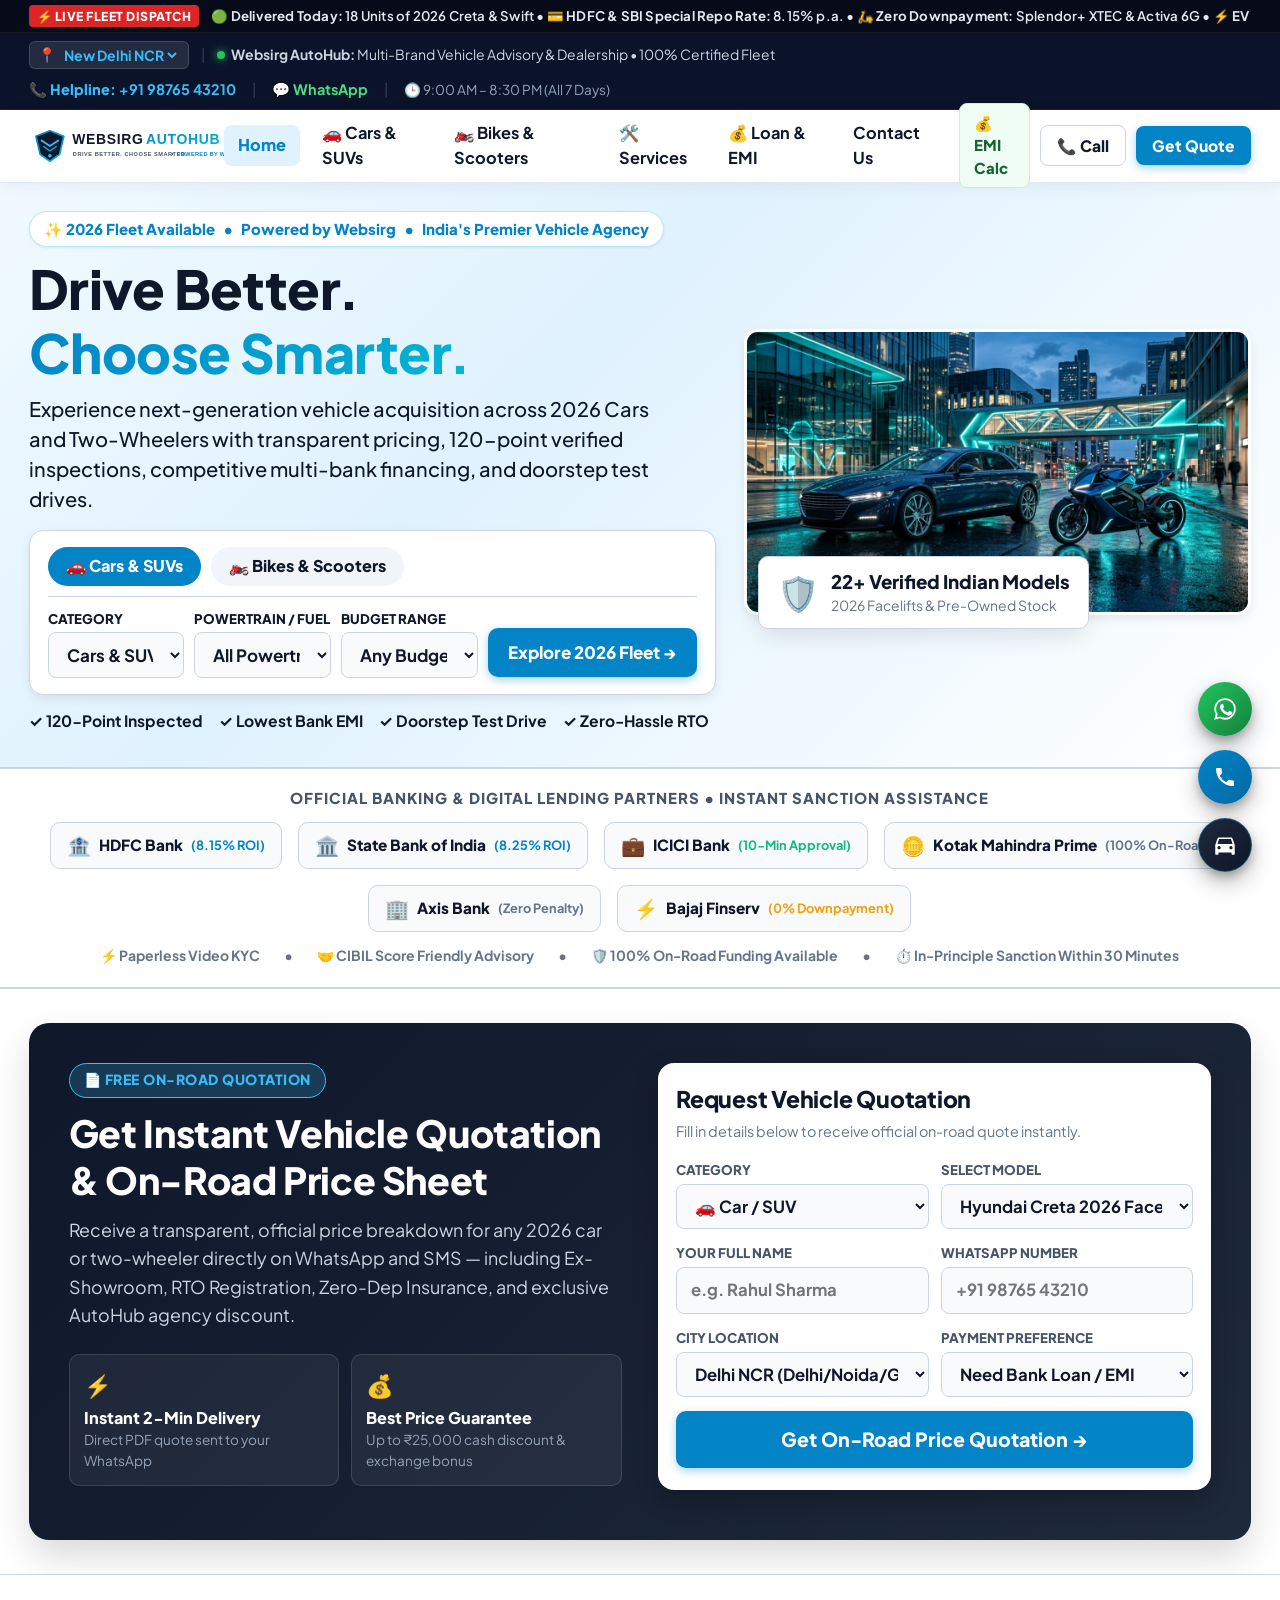
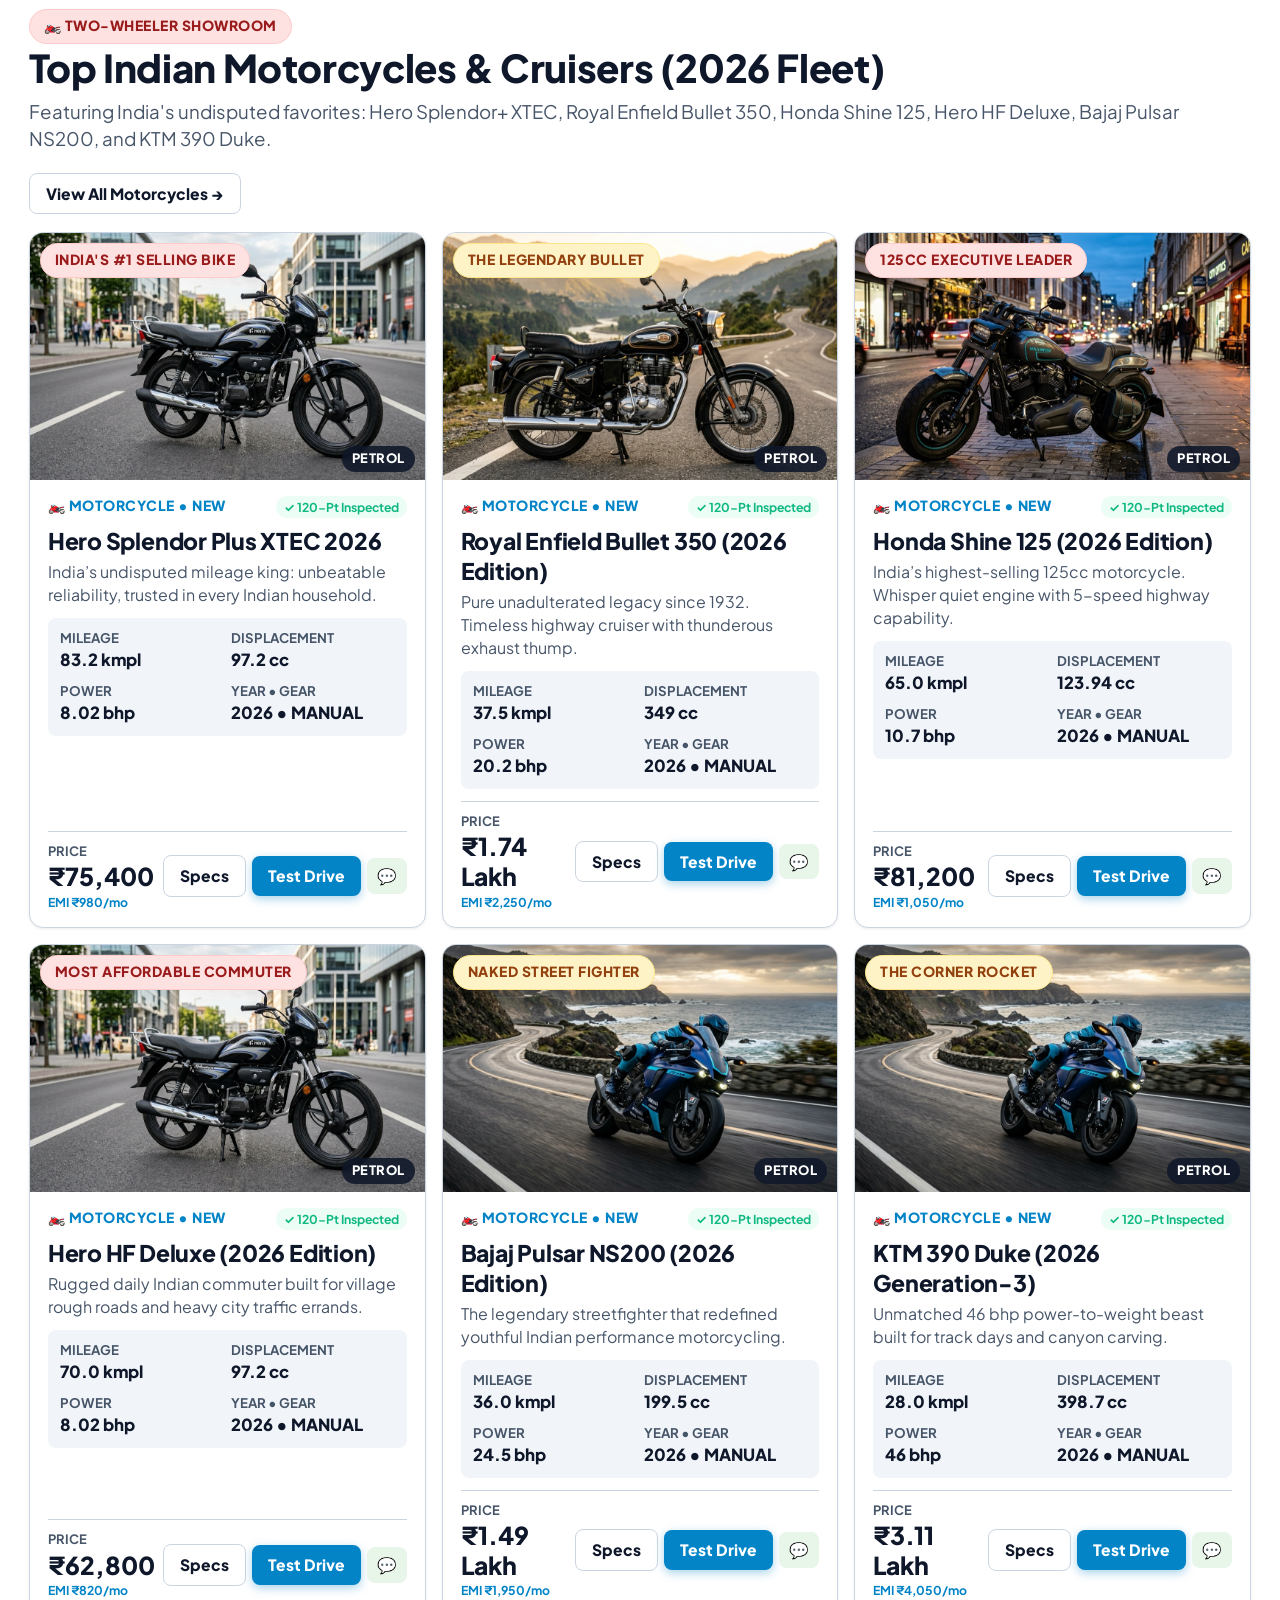
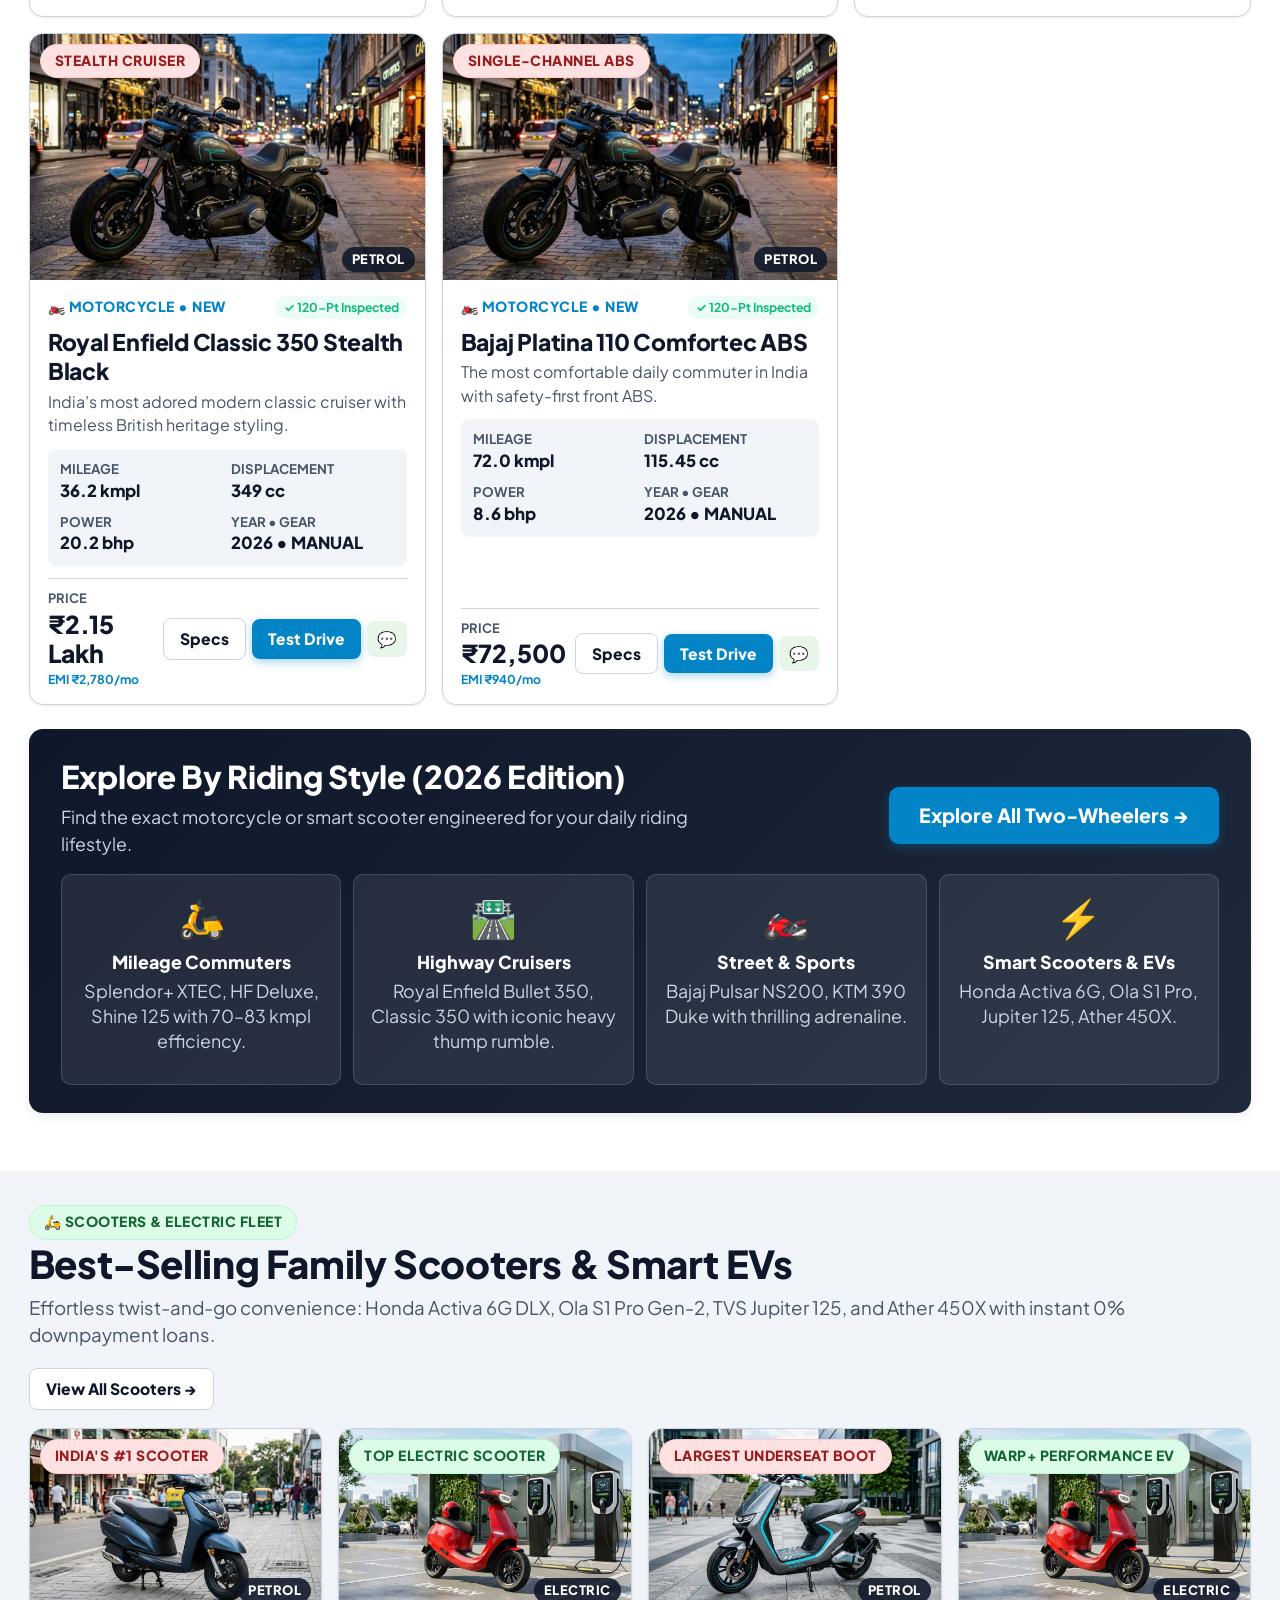
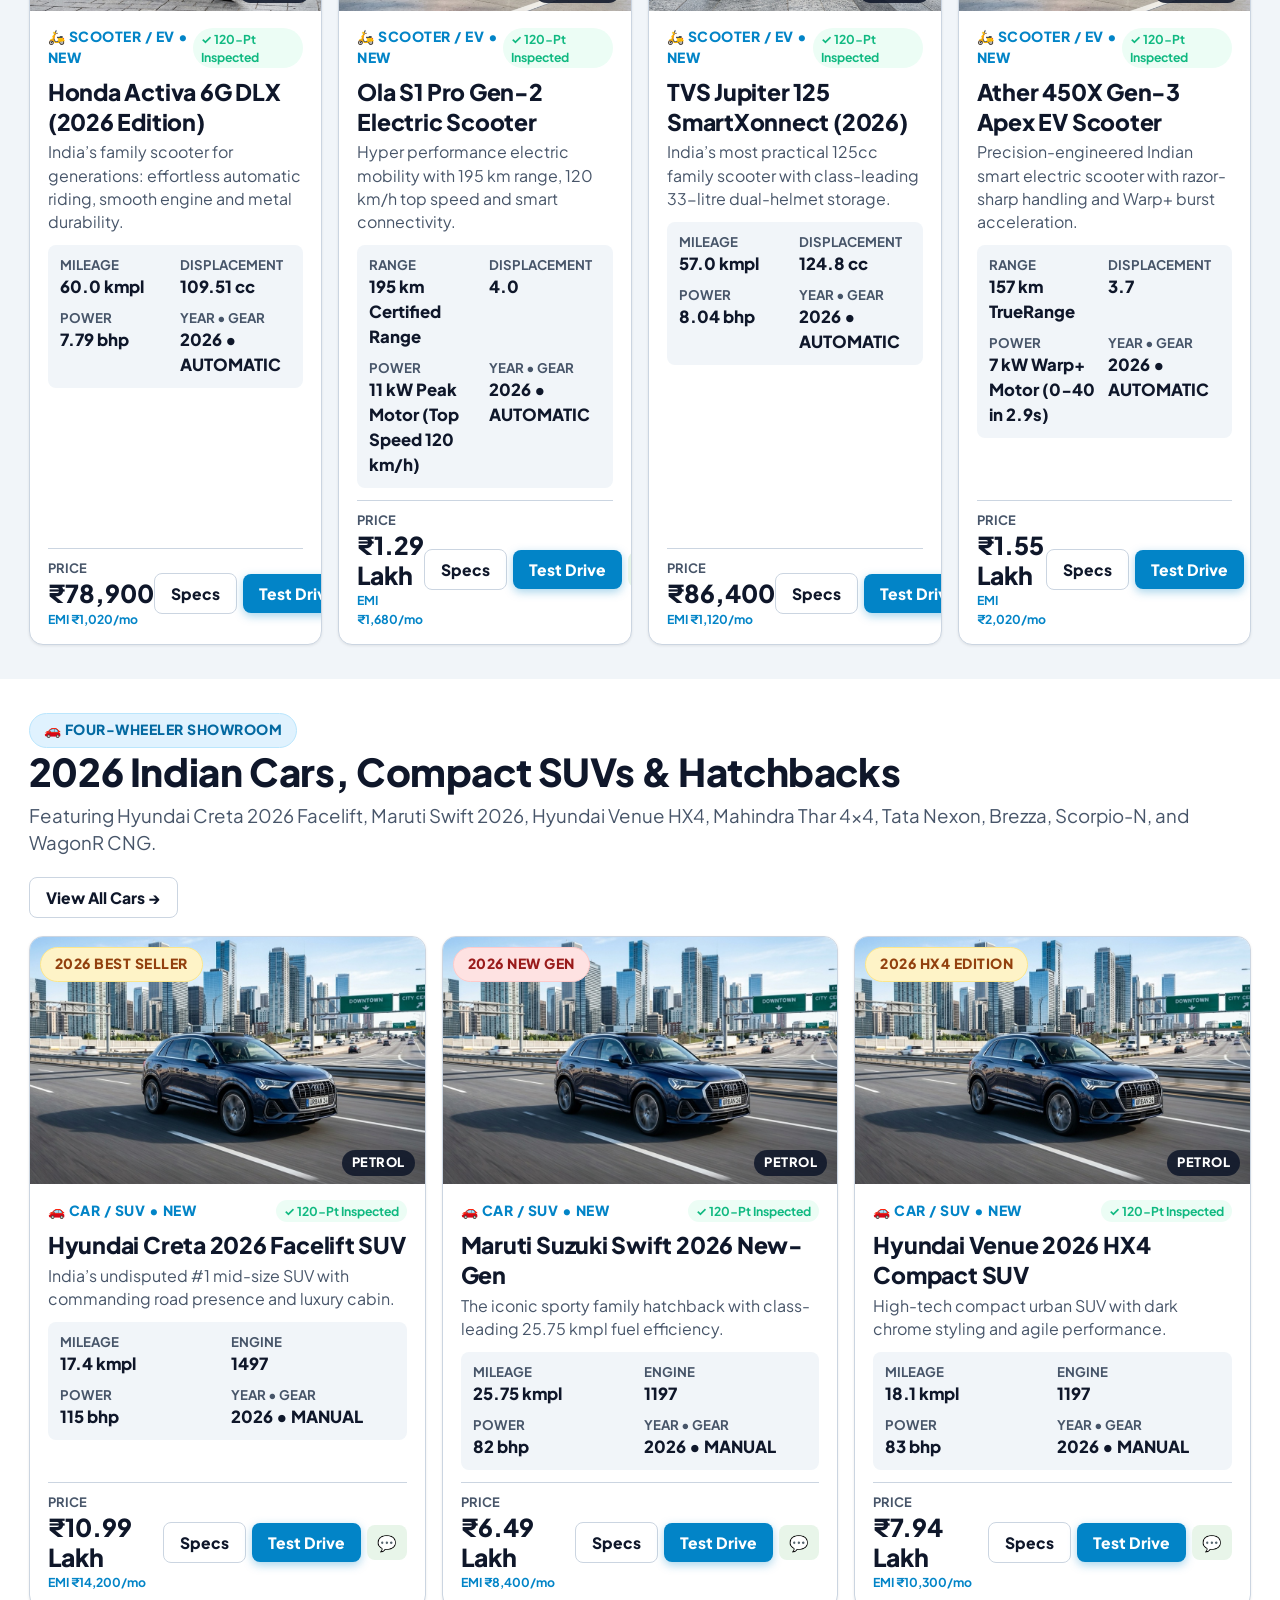
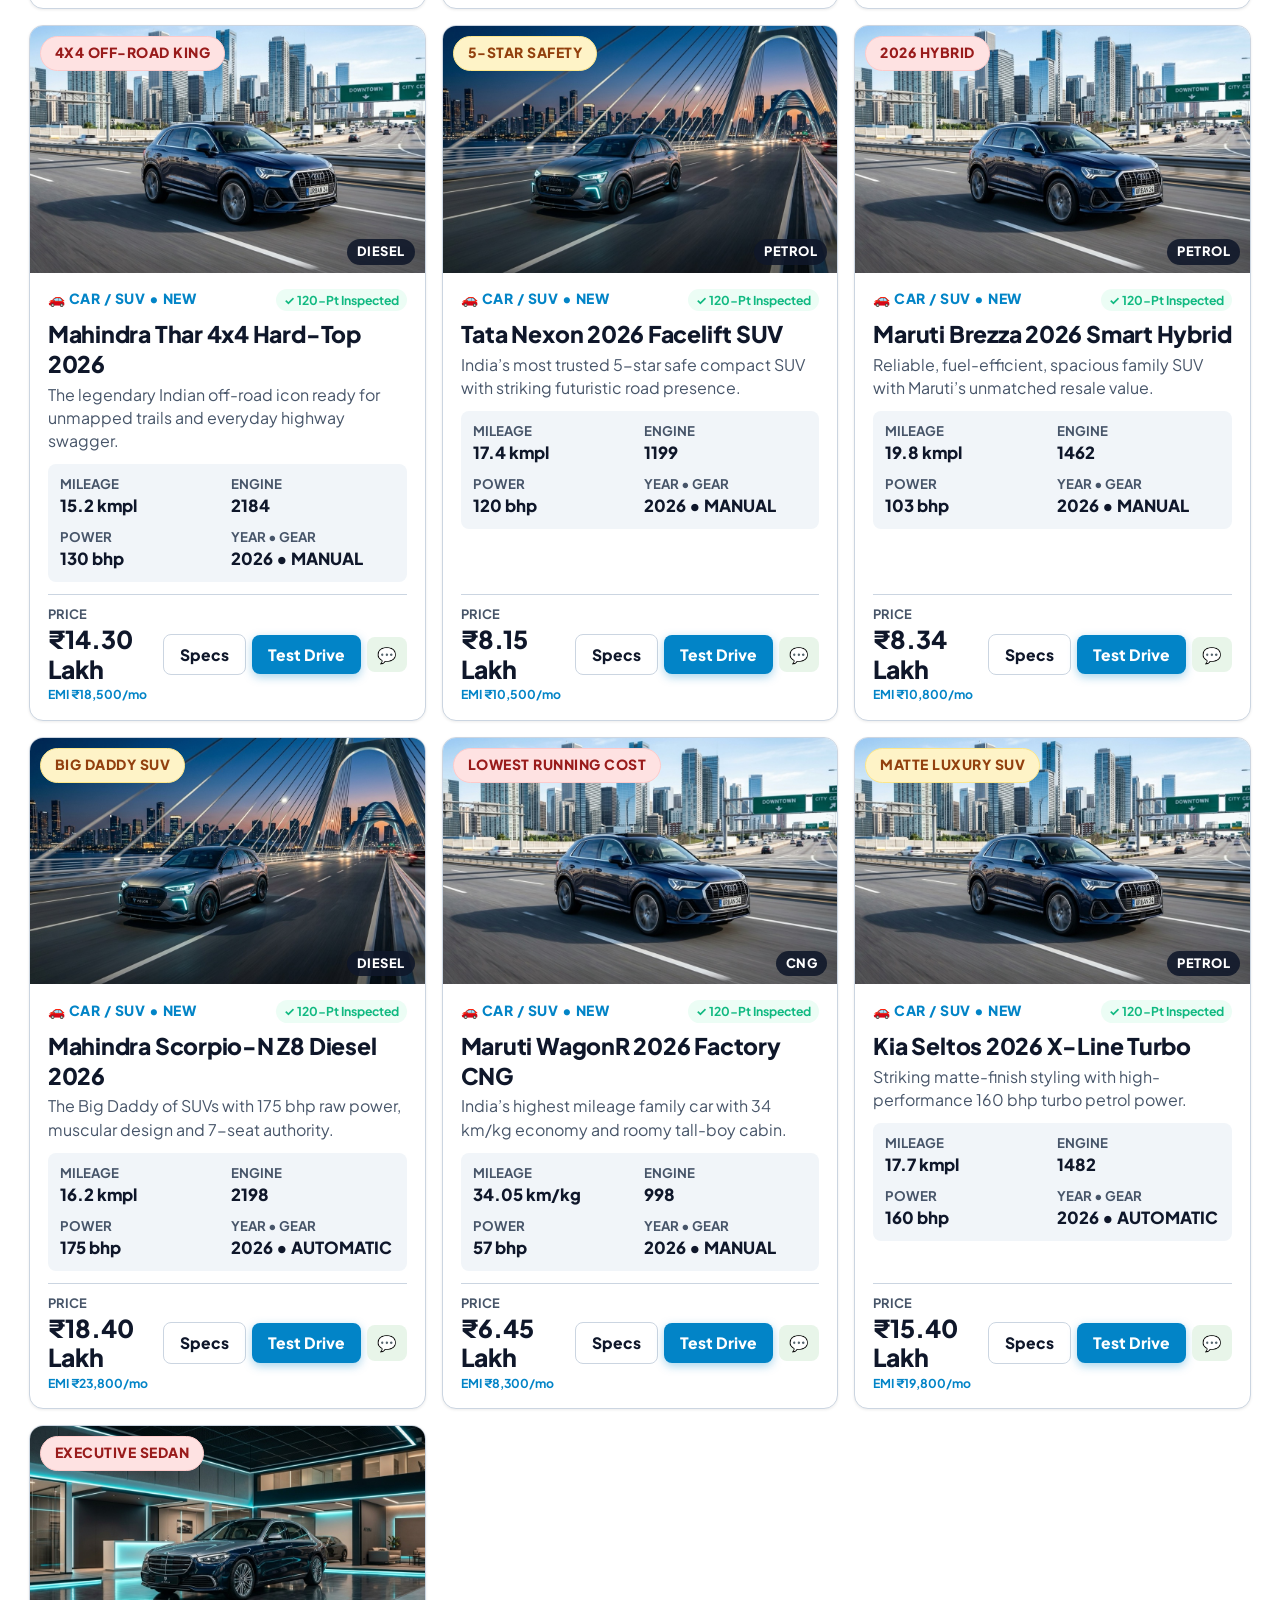
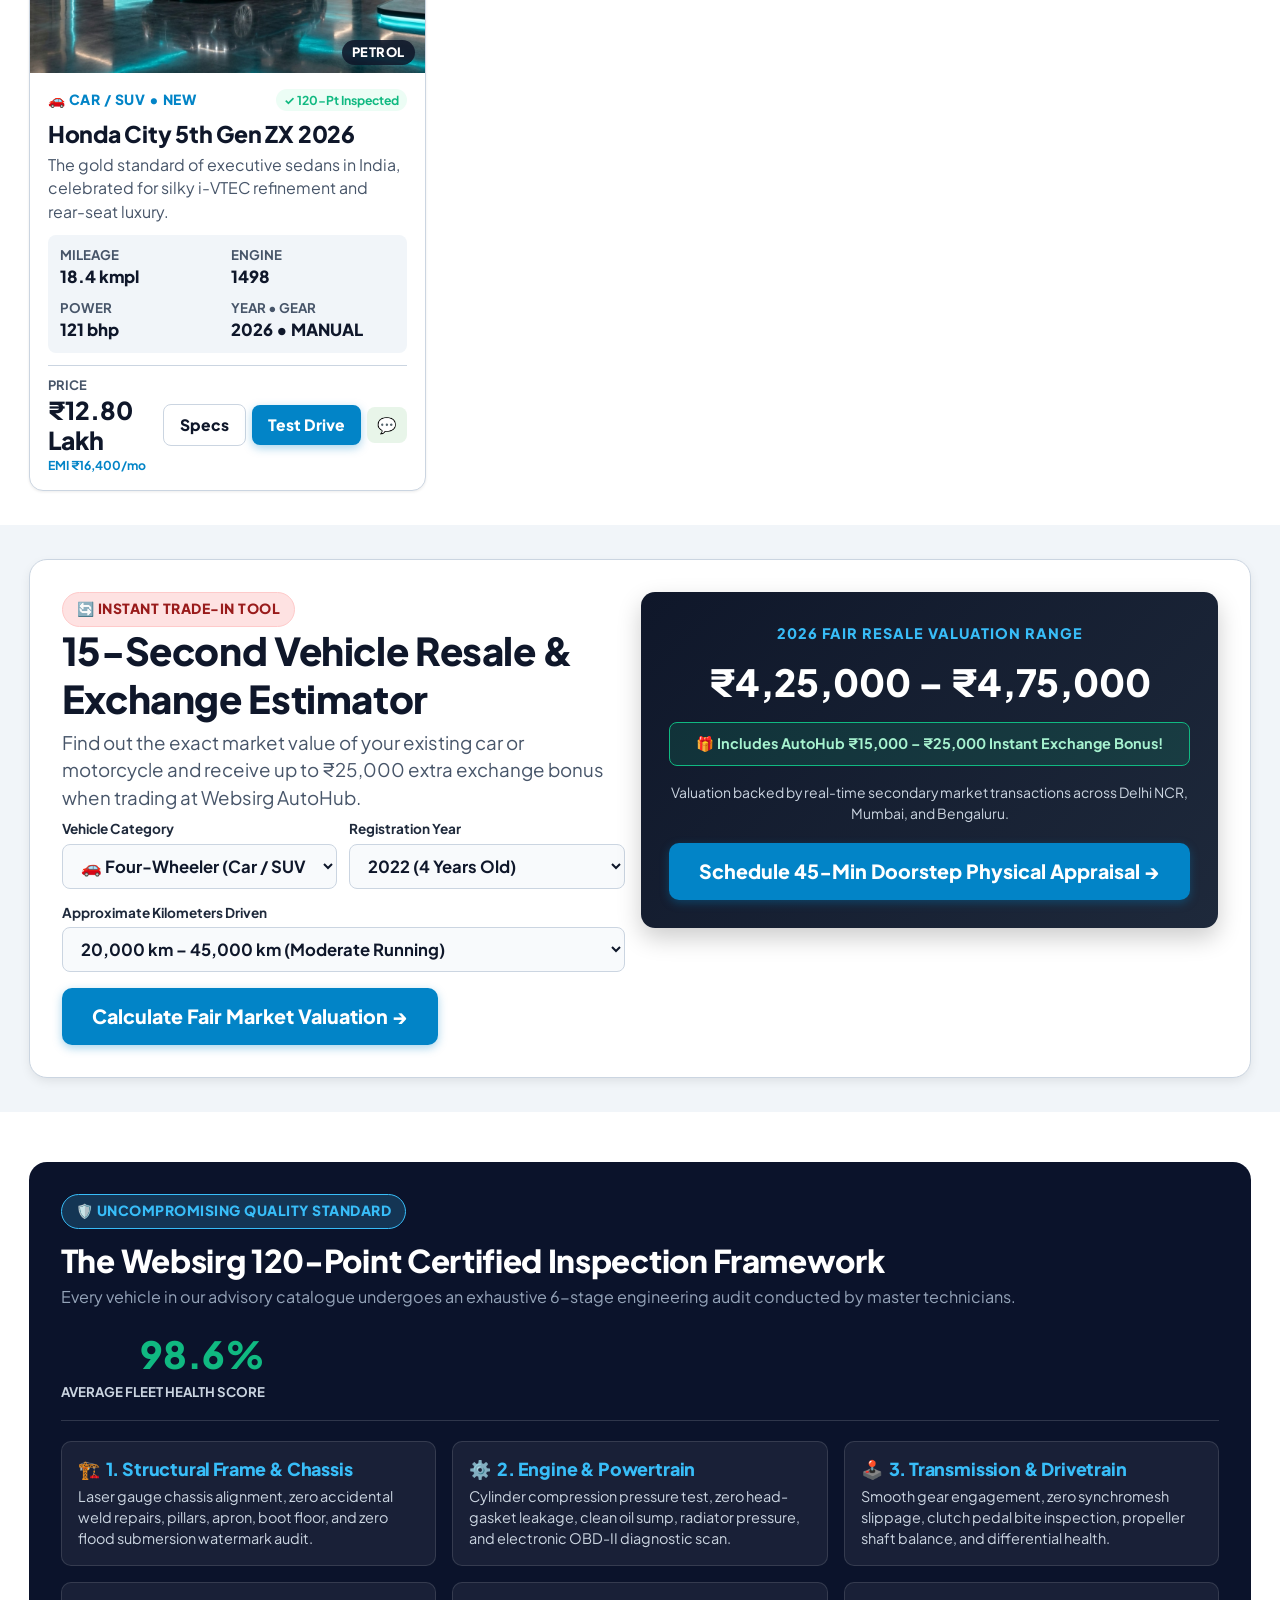
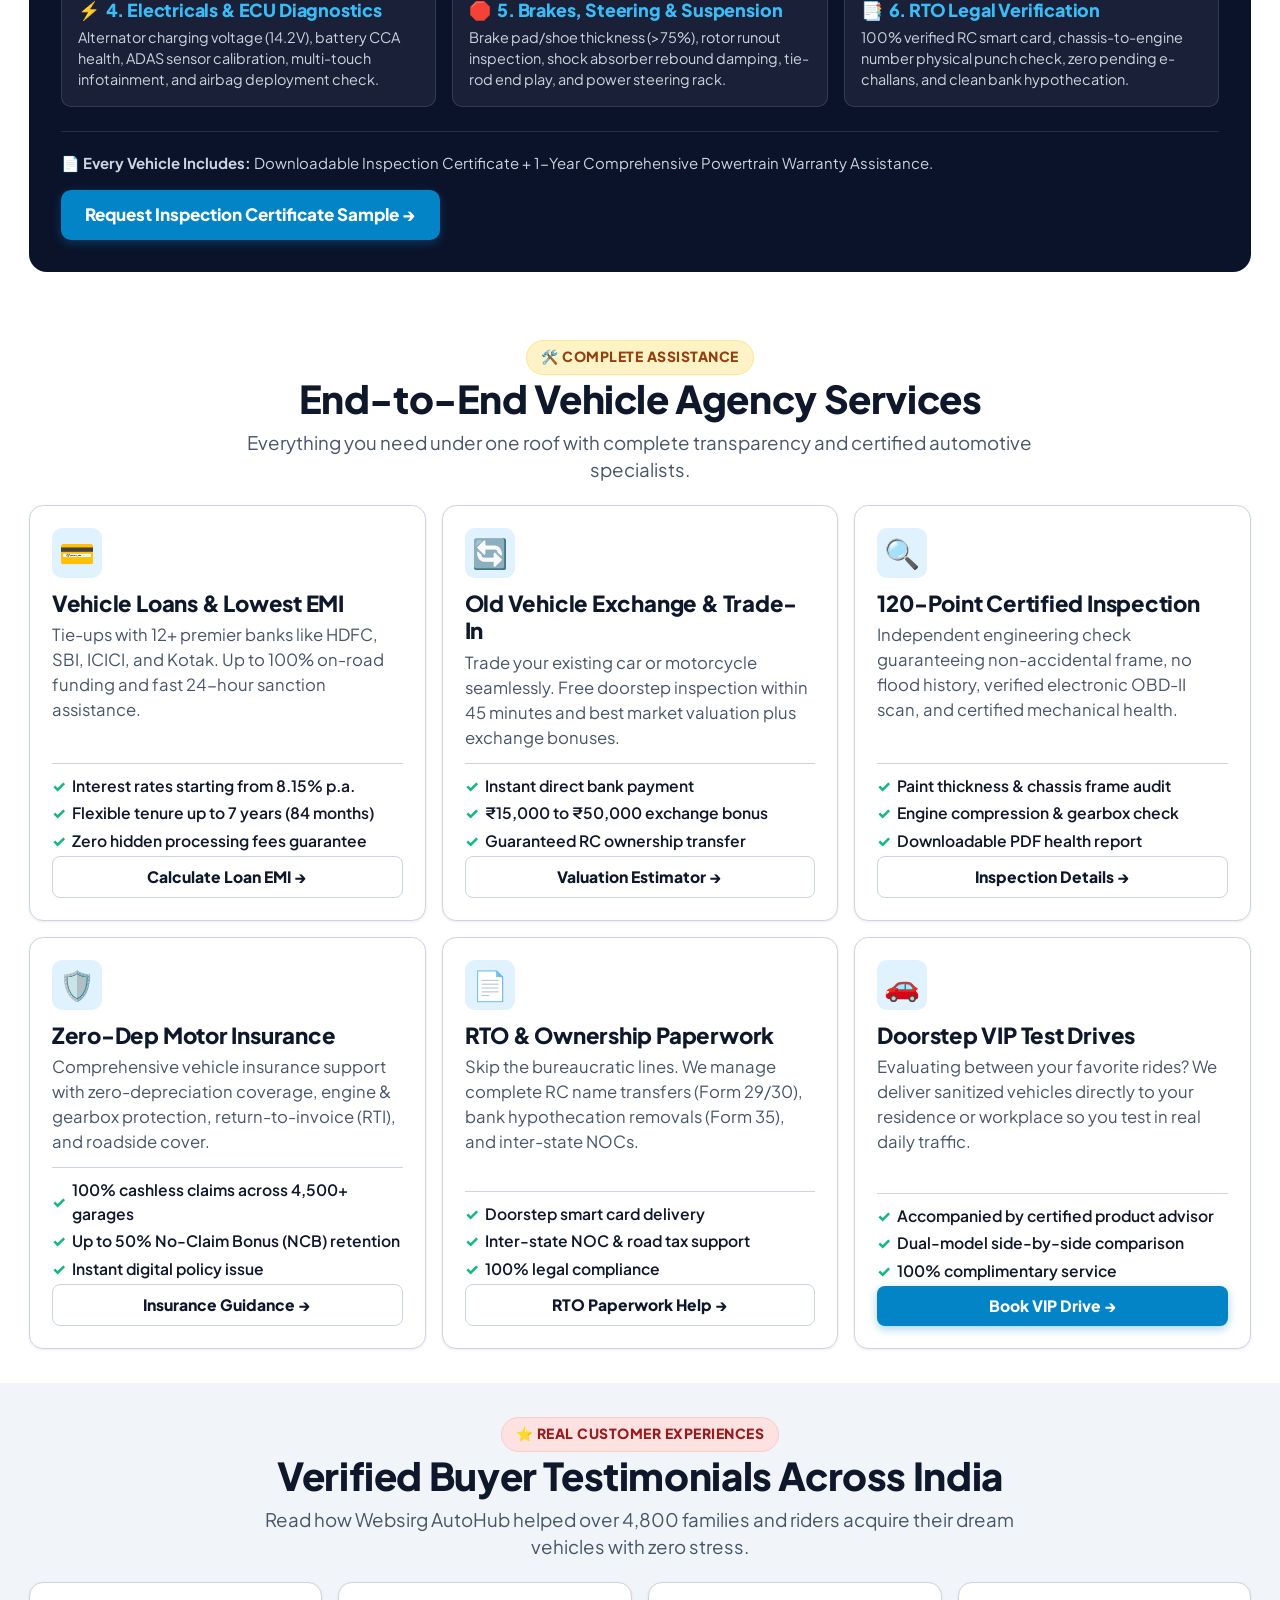
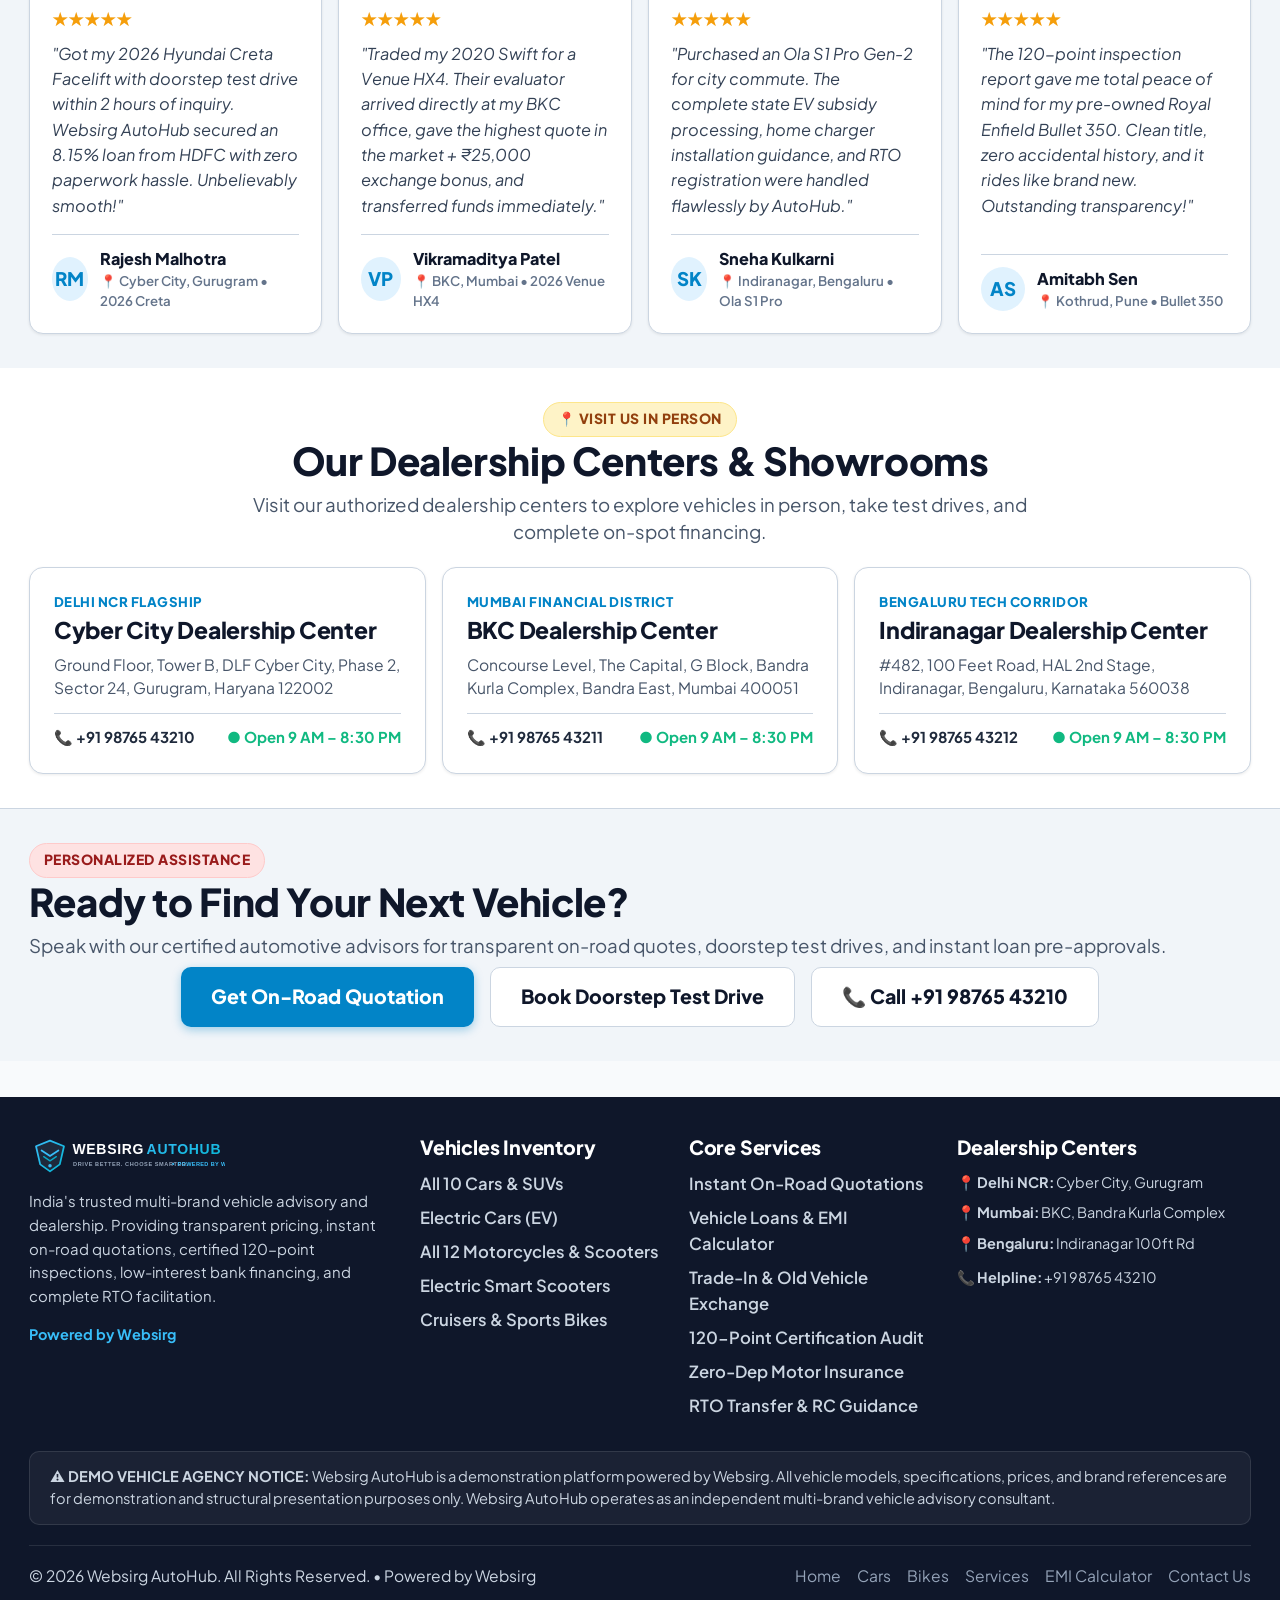
<file: index.html>
<!DOCTYPE html>
<html lang="en">
<head>
  <meta charset="UTF-8">
  <meta name="viewport" content="width=device-width, initial-scale=1.0">
  <title>Websirg AutoHub | Multi-Brand Vehicle Advisory & Dealership | Websirg AutoHub</title>
  <meta name="description" content="Websirg AutoHub is India’s premier vehicle agency platform for 2026 New & Certified Used Cars and Two-Wheelers with instant on-road quotation, 120-point inspection and low EMI finance.">
  <link rel="icon" type="image/svg+xml" href="assets/images/favicon.svg">
  <link rel="stylesheet" href="assets/css/style.css">
</head>
<body>
  
  <!-- Live Fleet & Finance Ticker -->
  <div class="live-ticker-bar">
    <div class="container">
      <div class="live-ticker-content">
        <span class="ticker-badge">⚡ LIVE FLEET DISPATCH</span>
        <span class="ticker-text">🟢 <strong>Delivered Today:</strong> 18 Units of 2026 Creta & Swift • 💳 <strong>HDFC & SBI Special Repo Rate:</strong> 8.15% p.a. • 🛵 <strong>Zero Downpayment:</strong> Splendor+ XTEC & Activa 6G • ⚡ <strong>EV Subsidy:</strong> ₹18,000 Direct Benefit on Ola S1 & Ather • 🛡️ <strong>120-Point Guarantee:</strong> Non-Accidental Certificate Included</span>
      </div>
    </div>
  </div>

  <!-- Top Executive Advisory Bar -->
  <div class="top-bar">
    <div class="container top-bar-content">
      <div class="top-bar-left">
        <div class="top-city-picker">
          <span>📍</span>
          <select class="top-city-select" id="headerCitySelect" aria-label="Select City">
            <option>New Delhi NCR</option>
            <option>Mumbai (BKC)</option>
            <option>Bengaluru</option>
            <option>Hyderabad</option>
            <option>Pune</option>
            <option>Lucknow</option>
            <option>Patna</option>
            <option>Jaipur</option>
            <option>Ahmedabad</option>
            <option>Kolkata</option>
          </select>
        </div>
        <span class="bar-divider">|</span>
        <div class="top-bar-trust">
          <span class="pulse-dot"></span>
          <span><strong>Websirg AutoHub:</strong> Multi-Brand Vehicle Advisory & Dealership • 100% Certified Fleet</span>
        </div>
      </div>
      <div class="top-bar-right">
        <a href="tel:+919876543210" class="top-link-accent">
          <span>📞 Helpline: <strong>+91 98765 43210</strong></span>
        </a>
        <span class="bar-divider">|</span>
        <a href="https://wa.me/919876543210?text=Hello%20Websirg%20AutoHub%2C%20I%20am%20looking%20for%20a%20vehicle" target="_blank" class="top-whatsapp-link">
          <span>💬 WhatsApp</span>
        </a>
        <span class="bar-divider">|</span>
        <span style="font-size: 0.8rem; color: #94A3B8;">🕒 9:00 AM – 8:30 PM (All 7 Days)</span>
      </div>
    </div>
  </div>

  <!-- Main Clean Navbar -->
  <header class="site-header">
    <div class="container navbar-container">
      <a href="index.html" class="brand-logo" title="Websirg AutoHub">
        <img src="assets/images/logo.svg" alt="Websirg AutoHub" class="brand-logo-img">
      </a>

      <!-- Navigation Links (Clean, Normal Agency Navigation) -->
      <nav class="nav-menu" id="navMenu">
        <div class="mobile-nav-header">
          <img src="assets/images/logo.svg" alt="Websirg AutoHub" class="mobile-logo">
          <button class="mobile-nav-close" aria-label="Close menu">&times;</button>
        </div>

        <ul class="nav-list">
          <li><a href="index.html" class="nav-link active">Home</a></li>
          <li><a href="cars.html" class="nav-link ">🚗 Cars & SUVs</a></li>
          <li><a href="bikes.html" class="nav-link ">🏍️ Bikes & Scooters</a></li>
          <li><a href="services.html" class="nav-link ">🛠️ Services</a></li>
          <li><a href="services.html#emiCalculatorSection" class="nav-link ">💰 Loan & EMI</a></li>
          <li><a href="contact.html" class="nav-link ">Contact Us</a></li>
        </ul>

        <div class="nav-actions">
          <a href="services.html#emiCalculatorSection" class="btn-header-emi" title="Calculate Vehicle Loan EMI">
            <span>💰 EMI Calc</span>
          </a>
          <a href="tel:+919876543210" class="btn btn-outline btn-sm">
            <span>📞 Call</span>
          </a>
          <a href="index.html#quotationSection" class="btn btn-primary btn-sm">
            <span>Get Quote</span>
          </a>
        </div>
      </nav>

      <button class="mobile-nav-toggle" aria-label="Toggle navigation">
        <span class="bar"></span>
        <span class="bar"></span>
        <span class="bar"></span>
      </button>
    </div>
  </header>
  <div class="mobile-nav-backdrop"></div>
  

  <main id="mainContent">
    
<!-- Hero Section -->
<section class="hero-clean-section">
  <div class="container">
    <div class="hero-clean-grid">
      <div>
        <div class="hero-tag-badge">
          <span>✨ 2026 Fleet Available</span>
          <span>•</span>
          <span>Powered by Websirg</span>
          <span>•</span>
          <span>India's Premier Vehicle Agency</span>
        </div>
        <h1 class="hero-title-main">
          Drive Better. <br>
          <span class="text-gradient">Choose Smarter.</span>
        </h1>
        <p class="hero-desc-main">
          Experience next-generation vehicle acquisition across 2026 Cars and Two-Wheelers with transparent pricing, 120-point verified inspections, competitive multi-bank financing, and doorstep test drives.
        </p>

        <!-- Fast Search Box -->
        <div class="hero-search-clean-box">
          <div class="hero-tabs-selector">
            <button type="button" class="hero-tab-pill active" data-type="car">🚗 Cars & SUVs</button>
            <button type="button" class="hero-tab-pill" data-type="bike">🏍️ Bikes & Scooters</button>
          </div>

          <form id="homeHeroSearch" class="hero-filter-form">
            <div class="filter-input-group">
              <label for="heroTypeSelect">Category</label>
              <select id="heroTypeSelect">
                <option value="car">Cars & SUVs</option>
                <option value="bike">Bikes & Scooters</option>
              </select>
            </div>
            <div class="filter-input-group">
              <label for="heroFuelSelect">Powertrain / Fuel</label>
              <select id="heroFuelSelect">
                <option value="all">All Powertrains</option>
                <option value="petrol">Petrol</option>
                <option value="electric">Electric (EV)</option>
                <option value="diesel">Diesel</option>
                <option value="hybrid">Hybrid</option>
                <option value="cng">CNG</option>
              </select>
            </div>
            <div class="filter-input-group">
              <label for="heroBudgetSelect">Budget Range</label>
              <select id="heroBudgetSelect">
                <option value="all">Any Budget</option>
                <option value="under-2l">Under ₹2 Lakh</option>
                <option value="under-10l">Under ₹10 Lakh</option>
                <option value="10l-20l">₹10L – ₹20L</option>
                <option value="above-20l">Above ₹20L</option>
              </select>
            </div>
            <div>
              <button type="submit" class="btn btn-primary w-100" style="margin-top: 18px; padding: 12px 20px;">
                Explore 2026 Fleet →
              </button>
            </div>
          </form>
        </div>

        <div class="hero-trust-indicators">
          <span>✓ 120-Point Inspected</span>
          <span>✓ Lowest Bank EMI</span>
          <span>✓ Doorstep Test Drive</span>
          <span>✓ Zero-Hassle RTO</span>
        </div>
      </div>

      <div class="hero-media-clean">
        <img src="assets/images/hero-automotive.jpg" alt="Websirg AutoHub 2026 Fleet" class="hero-img-showcase">
        <div class="hero-floating-card">
          <div style="font-size: 2rem;">🛡️</div>
          <div>
            <div style="font-weight: 800; font-size: 1.1rem; color: #0F172A;">22+ Verified Indian Models</div>
            <div style="font-size: 0.82rem; color: #64748B;">2026 Facelifts & Pre-Owned Stock</div>
          </div>
        </div>
      </div>
    </div>
  </div>
</section>

<!-- SECTION 2: OFFICIAL BANKING & DIGITAL LENDING PARTNERS STRIP -->
<section class="bank-partners-section">
  <div class="container">
    <div class="bank-partners-header">
      <h4>Official Banking & Digital Lending Partners • Instant Sanction Assistance</h4>
    </div>
    <div class="banks-grid">
      <div class="bank-badge"><span class="bank-icon">🏦</span> HDFC Bank <small style="color:#0284C7; font-weight:700;">(8.15% ROI)</small></div>
      <div class="bank-badge"><span class="bank-icon">🏛️</span> State Bank of India <small style="color:#0284C7; font-weight:700;">(8.25% ROI)</small></div>
      <div class="bank-badge"><span class="bank-icon">💼</span> ICICI Bank <small style="color:#10B981; font-weight:700;">(10-Min Approval)</small></div>
      <div class="bank-badge"><span class="bank-icon">🪙</span> Kotak Mahindra Prime <small style="color:#64748B; font-weight:700;">(100% On-Road)</small></div>
      <div class="bank-badge"><span class="bank-icon">🏢</span> Axis Bank <small style="color:#64748B; font-weight:700;">(Zero Penalty)</small></div>
      <div class="bank-badge"><span class="bank-icon">⚡</span> Bajaj Finserv <small style="color:#F59E0B; font-weight:700;">(0% Downpayment)</small></div>
    </div>
    <div style="display: flex; justify-content: center; gap: 24px; margin-top: 14px; font-size: 0.82rem; color: #64748B; font-weight: 700; flex-wrap: wrap;">
      <span>⚡ Paperless Video KYC</span>
      <span>•</span>
      <span>🤝 CIBIL Score Friendly Advisory</span>
      <span>•</span>
      <span>🛡️ 100% On-Road Funding Available</span>
      <span>•</span>
      <span>⏱️ In-Principle Sanction Within 30 Minutes</span>
    </div>
  </div>
</section>

<!-- SECTION 3: REQUEST INSTANT ON-ROAD PRICE QUOTATION -->
<section class="section section-bg-surface" id="quotationSection" style="border-top: 1px solid var(--border-color); border-bottom: 1px solid var(--border-color);">
  <div class="container">
    <div class="quotation-wrapper" style="background: linear-gradient(135deg, #0F172A 0%, #1E293B 100%); color: #FFFFFF; border-radius: 20px; padding: 40px; box-shadow: 0 16px 36px rgba(0,0,0,0.15);">
      <div class="grid grid-2 align-center" style="gap: 36px;">
        <div>
          <span class="badge" style="background: rgba(56, 189, 248, 0.2); color: #38BDF8; border: 1px solid #38BDF8; margin-bottom: 12px; display: inline-block;">📄 Free On-Road Quotation</span>
          <h2 style="font-size: 2.2rem; font-weight: 900; color: #FFFFFF; margin-bottom: 12px; line-height: 1.25;">
            Get Instant Vehicle Quotation & On-Road Price Sheet
          </h2>
          <p style="color: #CBD5E1; font-size: 1.05rem; line-height: 1.6; margin-bottom: 24px;">
            Receive a transparent, official price breakdown for any 2026 car or two-wheeler directly on WhatsApp and SMS — including Ex-Showroom, RTO Registration, Zero-Dep Insurance, and exclusive AutoHub agency discount.
          </p>

          <div class="form-row-2col">
            <div style="background: rgba(255, 255, 255, 0.06); border: 1px solid rgba(255, 255, 255, 0.12); border-radius: 10px; padding: 14px;">
              <div style="font-size: 1.3rem; margin-bottom: 4px;">⚡</div>
              <div style="font-weight: 800; color: #FFFFFF; font-size: 0.95rem;">Instant 2-Min Delivery</div>
              <div style="font-size: 0.8rem; color: #94A3B8;">Direct PDF quote sent to your WhatsApp</div>
            </div>
            <div style="background: rgba(255, 255, 255, 0.06); border: 1px solid rgba(255, 255, 255, 0.12); border-radius: 10px; padding: 14px;">
              <div style="font-size: 1.3rem; margin-bottom: 4px;">💰</div>
              <div style="font-weight: 800; color: #FFFFFF; font-size: 0.95rem;">Best Price Guarantee</div>
              <div style="font-size: 0.8rem; color: #94A3B8;">Up to ₹25,000 cash discount & exchange bonus</div>
            </div>
          </div>
        </div>

        <div>
          <!-- Quotation Request Form -->
          <div style="background: #FFFFFF; border-radius: 16px; padding: 22px 18px; color: #0F172A; box-shadow: 0 10px 25px rgba(0,0,0,0.25);">
            <h3 style="font-size: 1.35rem; font-weight: 800; color: #0F172A; margin-bottom: 6px;">Request Vehicle Quotation</h3>
            <p style="font-size: 0.85rem; color: #64748B; margin-bottom: 18px;">Fill in details below to receive official on-road quote instantly.</p>

            <form id="quotationRequestForm">
              <div class="form-row-2col">
                <div>
                  <label style="display: block; font-size: 0.78rem; font-weight: 800; text-transform: uppercase; color: #475569; margin-bottom: 4px;">Category</label>
                  <select id="quoteCategory" class="form-control-clean">
                    <option value="car">🚗 Car / SUV</option>
                    <option value="bike">🏍️ Bike / Scooter</option>
                  </select>
                </div>
                <div>
                  <label style="display: block; font-size: 0.78rem; font-weight: 800; text-transform: uppercase; color: #475569; margin-bottom: 4px;">Select Model</label>
                  <select id="quoteVehicleSelect" class="form-control-clean">
                    <!-- Injected dynamically from VEHICLES_DATA -->
                  </select>
                </div>
              </div>

              <div class="form-row-2col">
                <div>
                  <label style="display: block; font-size: 0.78rem; font-weight: 800; text-transform: uppercase; color: #475569; margin-bottom: 4px;">Your Full Name</label>
                  <input type="text" id="quoteName" class="form-control-clean" placeholder="e.g. Rahul Sharma" required>
                </div>
                <div>
                  <label style="display: block; font-size: 0.78rem; font-weight: 800; text-transform: uppercase; color: #475569; margin-bottom: 4px;">WhatsApp Number</label>
                  <input type="tel" id="quotePhone" class="form-control-clean" placeholder="+91 98765 43210" required>
                </div>
              </div>

              <div class="form-row-2col">
                <div>
                  <label style="display: block; font-size: 0.78rem; font-weight: 800; text-transform: uppercase; color: #475569; margin-bottom: 4px;">City Location</label>
                  <select id="quoteCity" class="form-control-clean">
                    <option>Delhi NCR (Delhi/Noida/Gurugram)</option>
                    <option>Mumbai (BKC/Navi Mumbai)</option>
                    <option>Bengaluru</option>
                    <option>Pune</option>
                    <option>Hyderabad</option>
                    <option>Lucknow</option>
                    <option>Patna</option>
                    <option>Jaipur</option>
                    <option>Other City</option>
                  </select>
                </div>
                <div>
                  <label style="display: block; font-size: 0.78rem; font-weight: 800; text-transform: uppercase; color: #475569; margin-bottom: 4px;">Payment Preference</label>
                  <select id="quotePayment" class="form-control-clean">
                    <option value="finance">Need Bank Loan / EMI</option>
                    <option value="cash">Full Payment (Cash / Online)</option>
                    <option value="exchange">Exchange Old Vehicle</option>
                  </select>
                </div>
              </div>

              <button type="submit" class="btn btn-primary w-100 btn-lg" style="width: 100%;">
                <span>Get On-Road Price Quotation →</span>
              </button>
            </form>

            <!-- Quotation Result Box (Shown upon submission) -->
            <div id="quotationResultBox" style="display: none; margin-top: 18px; padding: 18px; background: #F0FDF4; border: 1.5px solid #86EFAC; border-radius: 12px;">
              <div style="display: flex; justify-content: space-between; align-items: center; margin-bottom: 8px;">
                <span style="font-weight: 800; color: #166534; font-size: 0.95rem;">✓ Quotation Generated Successfully!</span>
                <span style="font-size: 0.75rem; color: #15803D; font-weight: 700; background: #DCFCE7; padding: 2px 8px; border-radius: 9999px;">2026 Price Sheet</span>
              </div>
              <div id="quotationSummaryText" style="font-size: 0.85rem; color: #1E293B; line-height: 1.5; margin-bottom: 12px;">
                <!-- Dynamically populated -->
              </div>
              <div style="display: flex; gap: 8px;">
                <a href="#" id="quotationWhatsAppShare" target="_blank" class="btn btn-whatsapp btn-sm" style="flex: 1; text-align: center;">
                  💬 Open on WhatsApp
                </a>
                <button type="button" class="btn btn-outline btn-sm" style="flex: 1;" onclick="window.print()">
                  🖨️ Print Quotation
                </button>
              </div>
            </div>
          </div>
        </div>
      </div>
    </div>
  </div>
</section>

<!-- SECTION 4: TOP-SELLING INDIAN MOTORCYCLES & BIKES -->
<section class="section section-bg-surface">
  <div class="container">
    <div class="section-header-flex">
      <div>
        <span class="badge badge-popular mb-2">🏍️ Two-Wheeler Showroom</span>
        <h2 class="section-title">Top Indian Motorcycles & Cruisers (2026 Fleet)</h2>
        <p class="section-subtitle">Featuring India's undisputed favorites: Hero Splendor+ XTEC, Royal Enfield Bullet 350, Honda Shine 125, Hero HF Deluxe, Bajaj Pulsar NS200, and KTM 390 Duke.</p>
      </div>
      <div>
        <a href="bikes.html" class="btn btn-outline btn-sm">View All Motorcycles →</a>
      </div>
    </div>

    <!-- Dynamic Bikes Grid rendered by main.js -->
    <div class="grid grid-3" id="featuredBikesGrid">
      <!-- Injected by JavaScript -->
    </div>

    <!-- Quick Bike Category Banner -->
    <div class="bike-highlight-banner">
      <div style="display: flex; justify-content: space-between; align-items: center; flex-wrap: wrap; gap: 20px;">
        <div>
          <h2>Explore By Riding Style (2026 Edition)</h2>
          <p>Find the exact motorcycle or smart scooter engineered for your daily riding lifestyle.</p>
        </div>
        <a href="bikes.html" class="btn btn-primary btn-lg">Explore All Two-Wheelers →</a>
      </div>

      <div class="bike-categories-grid mt-4">
        <a href="bikes.html?style=commuter" class="bike-cat-card">
          <div class="bike-cat-icon">🛵</div>
          <div class="bike-cat-name">Mileage Commuters</div>
          <p class="bike-cat-desc">Splendor+ XTEC, HF Deluxe, Shine 125 with 70–83 kmpl efficiency.</p>
        </a>
        <a href="bikes.html?style=cruiser" class="bike-cat-card">
          <div class="bike-cat-icon">🛣️</div>
          <div class="bike-cat-name">Highway Cruisers</div>
          <p class="bike-cat-desc">Royal Enfield Bullet 350, Classic 350 with iconic heavy thump rumble.</p>
        </a>
        <a href="bikes.html?style=sports" class="bike-cat-card">
          <div class="bike-cat-icon">🏍️</div>
          <div class="bike-cat-name">Street & Sports</div>
          <p class="bike-cat-desc">Bajaj Pulsar NS200, KTM 390 Duke with thrilling adrenaline.</p>
        </a>
        <a href="bikes.html?style=scooter" class="bike-cat-card">
          <div class="bike-cat-icon">⚡</div>
          <div class="bike-cat-name">Smart Scooters & EVs</div>
          <p class="bike-cat-desc">Honda Activa 6G, Ola S1 Pro, Jupiter 125, Ather 450X.</p>
        </a>
      </div>
    </div>
  </div>
</section>

<!-- SECTION 5: BEST-SELLING INDIAN SCOOTERS & SMART EV TWO-WHEELERS -->
<section class="section section-bg-subtle">
  <div class="container">
    <div class="section-header-flex">
      <div>
        <span class="badge badge-electric mb-2">🛵 Scooters & Electric Fleet</span>
        <h2 class="section-title">Best-Selling Family Scooters & Smart EVs</h2>
        <p class="section-subtitle">Effortless twist-and-go convenience: Honda Activa 6G DLX, Ola S1 Pro Gen-2, TVS Jupiter 125, and Ather 450X with instant 0% downpayment loans.</p>
      </div>
      <div>
        <a href="bikes.html?style=scooter" class="btn btn-outline btn-sm">View All Scooters →</a>
      </div>
    </div>

    <!-- Dynamic Scooters Grid rendered by main.js -->
    <div class="grid grid-4" id="featuredScootersGrid">
      <!-- Injected by JavaScript -->
    </div>
  </div>
</section>

<!-- SECTION 6: FEATURED CARS & SUVS SHOWCASE -->
<section class="section section-bg-surface">
  <div class="container">
    <div class="section-header-flex">
      <div>
        <span class="badge badge-new mb-2">🚗 Four-Wheeler Showroom</span>
        <h2 class="section-title">2026 Indian Cars, Compact SUVs & Hatchbacks</h2>
        <p class="section-subtitle">Featuring Hyundai Creta 2026 Facelift, Maruti Swift 2026, Hyundai Venue HX4, Mahindra Thar 4x4, Tata Nexon, Brezza, Scorpio-N, and WagonR CNG.</p>
      </div>
      <div>
        <a href="cars.html" class="btn btn-outline btn-sm">View All Cars →</a>
      </div>
    </div>

    <!-- Dynamic Cars Grid rendered by main.js -->
    <div class="grid grid-3" id="featuredCarsGrid">
      <!-- Injected by JavaScript -->
    </div>
  </div>
</section>

<!-- SECTION 7: INSTANT 15-SECOND VEHICLE RESALE & EXCHANGE VALUATION ESTIMATOR -->
<section class="section section-bg-subtle" id="exchangeEstimatorSection">
  <div class="container">
    <div style="background: #FFFFFF; border: 1.5px solid var(--border-color); border-radius: 18px; padding: 32px; box-shadow: var(--shadow-md);">
      <div class="grid grid-2 align-center">
        <div>
          <span class="badge badge-popular mb-2">🔄 Instant Trade-In Tool</span>
          <h2 class="section-title">15-Second Vehicle Resale & Exchange Estimator</h2>
          <p class="section-subtitle">Find out the exact market value of your existing car or motorcycle and receive up to ₹25,000 extra exchange bonus when trading at Websirg AutoHub.</p>

          <form id="exchangeEstimatorForm">
            <div class="form-row-2col">
              <div>
                <label style="display: block; font-size: 0.8rem; font-weight: 700; margin-bottom: 4px;">Vehicle Category</label>
                <select id="exchType" class="form-control-clean">
                  <option value="car">🚗 Four-Wheeler (Car / SUV)</option>
                  <option value="bike">🏍️ Two-Wheeler (Bike / Scooter)</option>
                </select>
              </div>
              <div>
                <label style="display: block; font-size: 0.8rem; font-weight: 700; margin-bottom: 4px;">Registration Year</label>
                <select id="exchYear" class="form-control-clean">
                  <option value="2025">2025 (1 Year Old)</option>
                  <option value="2024">2024 (2 Years Old)</option>
                  <option value="2023">2023 (3 Years Old)</option>
                  <option value="2022" selected>2022 (4 Years Old)</option>
                  <option value="2021">2021 (5 Years Old)</option>
                  <option value="2020">2020 (6 Years Old)</option>
                  <option value="2019">2019 (7 Years Old)</option>
                  <option value="2018">2018 (8 Years Old)</option>
                </select>
              </div>
            </div>

            <div style="margin-bottom: 16px;">
              <label style="display: block; font-size: 0.8rem; font-weight: 700; margin-bottom: 4px;">Approximate Kilometers Driven</label>
              <select id="exchKms" class="form-control-clean">
                <option value="15000">Less than 20,000 km (Low Running)</option>
                <option value="35000" selected>20,000 km – 45,000 km (Moderate Running)</option>
                <option value="60000">45,000 km – 75,000 km (Daily Commute)</option>
                <option value="90000">Above 75,000 km (Heavy Running)</option>
              </select>
            </div>

            <button type="submit" class="btn btn-primary btn-lg w-100">
              Calculate Fair Market Valuation →
            </button>
          </form>
        </div>

        <div>
          <!-- Valuation Result Output Card -->
          <div id="exchangeResultCard" style="display: block; background: linear-gradient(135deg, #0F172A 0%, #1E293B 100%); color: #FFFFFF; border-radius: 14px; padding: 28px; text-align: center; box-shadow: 0 10px 25px rgba(0,0,0,0.2);">
            <span style="font-size: 0.85rem; text-transform: uppercase; font-weight: 800; color: #38BDF8; letter-spacing: 1px;">2026 Fair Resale Valuation Range</span>
            <div id="exchangeValuationRange" style="font-size: 2.2rem; font-weight: 900; color: #FFFFFF; margin: 8px 0 12px 0;">₹4,25,000 – ₹4,75,000</div>
            
            <div style="background: rgba(16, 185, 129, 0.15); border: 1px solid #10B981; border-radius: 8px; padding: 10px; margin-bottom: 16px; font-size: 0.85rem; color: #A7F3D0; font-weight: 700;">
              🎁 Includes AutoHub ₹15,000 – ₹25,000 Instant Exchange Bonus!
            </div>

            <p style="font-size: 0.82rem; color: #CBD5E1; margin-bottom: 18px;">
              Valuation backed by real-time secondary market transactions across Delhi NCR, Mumbai, and Bengaluru.
            </p>

            <button type="button" class="btn btn-primary w-100 btn-lg" data-open-modal="test-drive">
              Schedule 45-Min Doorstep Physical Appraisal →
            </button>
          </div>
        </div>
      </div>
    </div>
  </div>
</section>

<!-- SECTION 8: 120-POINT CERTIFIED VEHICLE INSPECTION HUB -->
<section class="section section-bg-surface">
  <div class="container">
    <div class="inspection-audit-box">
      <div style="display: flex; justify-content: space-between; align-items: center; flex-wrap: wrap; gap: 16px; border-bottom: 1px solid rgba(255, 255, 255, 0.15); padding-bottom: 18px;">
        <div>
          <span class="badge" style="background: rgba(56, 189, 248, 0.2); color: #38BDF8; border: 1px solid #38BDF8; margin-bottom: 8px; display: inline-block;">🛡️ Uncompromising Quality Standard</span>
          <h2 style="font-size: 1.85rem; color: #FFFFFF; margin: 4px 0;">The Websirg 120-Point Certified Inspection Framework</h2>
          <p style="color: #94A3B8; font-size: 0.95rem; margin: 0;">Every vehicle in our advisory catalogue undergoes an exhaustive 6-stage engineering audit conducted by master technicians.</p>
        </div>
        <div style="text-align: right;">
          <div style="font-size: 2.2rem; font-weight: 900; color: #10B981;">98.6%</div>
          <div style="font-size: 0.78rem; color: #CBD5E1; font-weight: 700; text-transform: uppercase;">Average Fleet Health Score</div>
        </div>
      </div>

      <div class="audit-grid">
        <div class="audit-point-card">
          <h4><span>🏗️</span> 1. Structural Frame & Chassis</h4>
          <p>Laser gauge chassis alignment, zero accidental weld repairs, pillars, apron, boot floor, and zero flood submersion watermark audit.</p>
        </div>
        <div class="audit-point-card">
          <h4><span>⚙️</span> 2. Engine & Powertrain</h4>
          <p>Cylinder compression pressure test, zero head-gasket leakage, clean oil sump, radiator pressure, and electronic OBD-II diagnostic scan.</p>
        </div>
        <div class="audit-point-card">
          <h4><span>🕹️</span> 3. Transmission & Drivetrain</h4>
          <p>Smooth gear engagement, zero synchromesh slippage, clutch pedal bite inspection, propeller shaft balance, and differential health.</p>
        </div>
        <div class="audit-point-card">
          <h4><span>⚡</span> 4. Electricals & ECU Diagnostics</h4>
          <p>Alternator charging voltage (14.2V), battery CCA health, ADAS sensor calibration, multi-touch infotainment, and airbag deployment check.</p>
        </div>
        <div class="audit-point-card">
          <h4><span>🛑</span> 5. Brakes, Steering & Suspension</h4>
          <p>Brake pad/shoe thickness (>75%), rotor runout inspection, shock absorber rebound damping, tie-rod end play, and power steering rack.</p>
        </div>
        <div class="audit-point-card">
          <h4><span>📑</span> 6. RTO Legal Verification</h4>
          <p>100% verified RC smart card, chassis-to-engine number physical punch check, zero pending e-challans, and clean bank hypothecation.</p>
        </div>
      </div>

      <div style="margin-top: 24px; padding-top: 20px; border-top: 1px solid rgba(255, 255, 255, 0.12); display: flex; justify-content: space-between; align-items: center; flex-wrap: wrap; gap: 16px;">
        <div style="color: #CBD5E1; font-size: 0.88rem;">
          📄 <strong>Every Vehicle Includes:</strong> Downloadable Inspection Certificate + 1-Year Comprehensive Powertrain Warranty Assistance.
        </div>
        <button type="button" class="btn btn-primary" data-open-modal="test-drive">
          Request Inspection Certificate Sample →
        </button>
      </div>
    </div>
  </div>
</section>

<!-- SECTION 9: ALL 5 KEY AGENCY SERVICES IN ONE PLACE -->
<section class="section section-bg-surface">
  <div class="container">
    <div class="section-header text-center">
      <span class="badge badge-featured mb-2">🛠️ Complete Assistance</span>
      <h2 class="section-title">End-to-End Vehicle Agency Services</h2>
      <p class="section-subtitle">Everything you need under one roof with complete transparency and certified automotive specialists.</p>
    </div>

    <div class="grid grid-3">
      <div class="service-clean-card">
        <div class="service-icon-wrap">💳</div>
        <h3>Vehicle Loans & Lowest EMI</h3>
        <p>Tie-ups with 12+ premier banks like HDFC, SBI, ICICI, and Kotak. Up to 100% on-road funding and fast 24-hour sanction assistance.</p>
        <ul class="service-features-list">
          <li><span>✓</span> Interest rates starting from 8.15% p.a.</li>
          <li><span>✓</span> Flexible tenure up to 7 years (84 months)</li>
          <li><span>✓</span> Zero hidden processing fees guarantee</li>
        </ul>
        <a href="services.html#emiCalculatorSection" class="btn btn-outline btn-sm mt-3">Calculate Loan EMI →</a>
      </div>

      <div class="service-clean-card">
        <div class="service-icon-wrap">🔄</div>
        <h3>Old Vehicle Exchange & Trade-In</h3>
        <p>Trade your existing car or motorcycle seamlessly. Free doorstep inspection within 45 minutes and best market valuation plus exchange bonuses.</p>
        <ul class="service-features-list">
          <li><span>✓</span> Instant direct bank payment</li>
          <li><span>✓</span> ₹15,000 to ₹50,000 exchange bonus</li>
          <li><span>✓</span> Guaranteed RC ownership transfer</li>
        </ul>
        <a href="#exchangeEstimatorSection" class="btn btn-outline btn-sm mt-3">Valuation Estimator →</a>
      </div>

      <div class="service-clean-card">
        <div class="service-icon-wrap">🔍</div>
        <h3>120-Point Certified Inspection</h3>
        <p>Independent engineering check guaranteeing non-accidental frame, no flood history, verified electronic OBD-II scan, and certified mechanical health.</p>
        <ul class="service-features-list">
          <li><span>✓</span> Paint thickness & chassis frame audit</li>
          <li><span>✓</span> Engine compression & gearbox check</li>
          <li><span>✓</span> Downloadable PDF health report</li>
        </ul>
        <a href="services.html" class="btn btn-outline btn-sm mt-3">Inspection Details →</a>
      </div>

      <div class="service-clean-card">
        <div class="service-icon-wrap">🛡️</div>
        <h3>Zero-Dep Motor Insurance</h3>
        <p>Comprehensive vehicle insurance support with zero-depreciation coverage, engine & gearbox protection, return-to-invoice (RTI), and roadside cover.</p>
        <ul class="service-features-list">
          <li><span>✓</span> 100% cashless claims across 4,500+ garages</li>
          <li><span>✓</span> Up to 50% No-Claim Bonus (NCB) retention</li>
          <li><span>✓</span> Instant digital policy issue</li>
        </ul>
        <a href="services.html" class="btn btn-outline btn-sm mt-3">Insurance Guidance →</a>
      </div>

      <div class="service-clean-card">
        <div class="service-icon-wrap">📄</div>
        <h3>RTO & Ownership Paperwork</h3>
        <p>Skip the bureaucratic lines. We manage complete RC name transfers (Form 29/30), bank hypothecation removals (Form 35), and inter-state NOCs.</p>
        <ul class="service-features-list">
          <li><span>✓</span> Doorstep smart card delivery</li>
          <li><span>✓</span> Inter-state NOC & road tax support</li>
          <li><span>✓</span> 100% legal compliance</li>
        </ul>
        <a href="services.html" class="btn btn-outline btn-sm mt-3">RTO Paperwork Help →</a>
      </div>

      <div class="service-clean-card">
        <div class="service-icon-wrap">🚗</div>
        <h3>Doorstep VIP Test Drives</h3>
        <p>Evaluating between your favorite rides? We deliver sanitized vehicles directly to your residence or workplace so you test in real daily traffic.</p>
        <ul class="service-features-list">
          <li><span>✓</span> Accompanied by certified product advisor</li>
          <li><span>✓</span> Dual-model side-by-side comparison</li>
          <li><span>✓</span> 100% complimentary service</li>
        </ul>
        <button type="button" class="btn btn-primary btn-sm mt-3" data-open-modal="test-drive">Book VIP Drive →</button>
      </div>
    </div>
  </div>
</section>

<!-- SECTION 10: VERIFIED BUYER TESTIMONIALS WALL -->
<section class="section section-bg-subtle">
  <div class="container">
    <div class="section-header text-center">
      <span class="badge badge-popular mb-2">⭐ Real Customer Experiences</span>
      <h2 class="section-title">Verified Buyer Testimonials Across India</h2>
      <p class="section-subtitle">Read how Websirg AutoHub helped over 4,800 families and riders acquire their dream vehicles with zero stress.</p>
    </div>

    <div class="grid grid-4">
      <div class="review-card">
        <div>
          <div class="review-stars">★★★★★</div>
          <p class="review-text">"Got my 2026 Hyundai Creta Facelift with doorstep test drive within 2 hours of inquiry. Websirg AutoHub secured an 8.15% loan from HDFC with zero paperwork hassle. Unbelievably smooth!"</p>
        </div>
        <div class="review-author-meta">
          <div class="review-avatar">RM</div>
          <div>
            <div class="review-name">Rajesh Malhotra</div>
            <div class="review-location">📍 Cyber City, Gurugram • 2026 Creta</div>
          </div>
        </div>
      </div>

      <div class="review-card">
        <div>
          <div class="review-stars">★★★★★</div>
          <p class="review-text">"Traded my 2020 Swift for a Venue HX4. Their evaluator arrived directly at my BKC office, gave the highest quote in the market + ₹25,000 exchange bonus, and transferred funds immediately."</p>
        </div>
        <div class="review-author-meta">
          <div class="review-avatar">VP</div>
          <div>
            <div class="review-name">Vikramaditya Patel</div>
            <div class="review-location">📍 BKC, Mumbai • 2026 Venue HX4</div>
          </div>
        </div>
      </div>

      <div class="review-card">
        <div>
          <div class="review-stars">★★★★★</div>
          <p class="review-text">"Purchased an Ola S1 Pro Gen-2 for city commute. The complete state EV subsidy processing, home charger installation guidance, and RTO registration were handled flawlessly by AutoHub."</p>
        </div>
        <div class="review-author-meta">
          <div class="review-avatar">SK</div>
          <div>
            <div class="review-name">Sneha Kulkarni</div>
            <div class="review-location">📍 Indiranagar, Bengaluru • Ola S1 Pro</div>
          </div>
        </div>
      </div>

      <div class="review-card">
        <div>
          <div class="review-stars">★★★★★</div>
          <p class="review-text">"The 120-point inspection report gave me total peace of mind for my pre-owned Royal Enfield Bullet 350. Clean title, zero accidental history, and it rides like brand new. Outstanding transparency!"</p>
        </div>
        <div class="review-author-meta">
          <div class="review-avatar">AS</div>
          <div>
            <div class="review-name">Amitabh Sen</div>
            <div class="review-location">📍 Kothrud, Pune • Bullet 350</div>
          </div>
        </div>
      </div>
    </div>
  </div>
</section>

<!-- SECTION 11: DEALERSHIP CENTERS & SHOWROOMS (Grounded, Realistic) -->
<section class="section section-bg-surface">
  <div class="container">
    <div class="section-header text-center">
      <span class="badge badge-featured mb-2">📍 Visit Us In Person</span>
      <h2 class="section-title">Our Dealership Centers & Showrooms</h2>
      <p class="section-subtitle">Visit our authorized dealership centers to explore vehicles in person, take test drives, and complete on-spot financing.</p>
    </div>

    <div class="grid grid-3">
      <div class="lounge-card">
        <div class="lounge-city">Delhi NCR Flagship</div>
        <h3 class="lounge-title">Cyber City Dealership Center</h3>
        <p class="lounge-address">Ground Floor, Tower B, DLF Cyber City, Phase 2, Sector 24, Gurugram, Haryana 122002</p>
        <div class="lounge-contact-row">
          <span>📞 +91 98765 43210</span>
          <span style="color: #10B981;">● Open 9 AM – 8:30 PM</span>
        </div>
      </div>

      <div class="lounge-card">
        <div class="lounge-city">Mumbai Financial District</div>
        <h3 class="lounge-title">BKC Dealership Center</h3>
        <p class="lounge-address">Concourse Level, The Capital, G Block, Bandra Kurla Complex, Bandra East, Mumbai 400051</p>
        <div class="lounge-contact-row">
          <span>📞 +91 98765 43211</span>
          <span style="color: #10B981;">● Open 9 AM – 8:30 PM</span>
        </div>
      </div>

      <div class="lounge-card">
        <div class="lounge-city">Bengaluru Tech Corridor</div>
        <h3 class="lounge-title">Indiranagar Dealership Center</h3>
        <p class="lounge-address">#482, 100 Feet Road, HAL 2nd Stage, Indiranagar, Bengaluru, Karnataka 560038</p>
        <div class="lounge-contact-row">
          <span>📞 +91 98765 43212</span>
          <span style="color: #10B981;">● Open 9 AM – 8:30 PM</span>
        </div>
      </div>
    </div>
  </div>
</section>

<!-- SECTION 12: VIP CONSULTATION CTA -->
<section class="section section-bg-subtle" style="border-top: 1px solid var(--border-color);">
  <div class="container text-center">
    <span class="badge badge-popular mb-2">Personalized Assistance</span>
    <h2 class="section-title">Ready to Find Your Next Vehicle?</h2>
    <p class="section-subtitle max-w-600 mx-auto mb-4">
      Speak with our certified automotive advisors for transparent on-road quotes, doorstep test drives, and instant loan pre-approvals.
    </p>
    <div style="display: flex; justify-content: center; gap: 16px; flex-wrap: wrap;">
      <a href="#quotationSection" class="btn btn-primary btn-lg">Get On-Road Quotation</a>
      <button type="button" class="btn btn-outline btn-lg" data-open-modal="test-drive">Book Doorstep Test Drive</button>
      <a href="tel:+919876543210" class="btn btn-outline btn-lg">📞 Call +91 98765 43210</a>
    </div>
  </div>
</section>

  </main>

  
  <!-- Site Footer -->
  <footer class="site-footer">
    <div class="container">
      <div class="footer-grid">
        <!-- Col 1 -->
        <div>
          <img src="assets/images/logo-white.svg" alt="Websirg AutoHub" class="footer-logo">
          <p style="font-size: 0.88rem; line-height: 1.6; margin-bottom: 16px;">
            India's trusted multi-brand vehicle advisory and dealership. Providing transparent pricing, instant on-road quotations, certified 120-point inspections, low-interest bank financing, and complete RTO facilitation.
          </p>
          <div style="font-size: 0.85rem; color: #38BDF8; font-weight: 700;">
            Powered by Websirg
          </div>
        </div>

        <!-- Col 2 -->
        <div>
          <h4 class="footer-col-title">Vehicles Inventory</h4>
          <ul class="footer-links">
            <li><a href="cars.html">All 10 Cars & SUVs</a></li>
            <li><a href="cars.html?fuel=electric">Electric Cars (EV)</a></li>
            <li><a href="bikes.html">All 12 Motorcycles & Scooters</a></li>
            <li><a href="bikes.html?fuel=electric">Electric Smart Scooters</a></li>
            <li><a href="bikes.html?style=sports">Cruisers & Sports Bikes</a></li>
          </ul>
        </div>

        <!-- Col 3 -->
        <div>
          <h4 class="footer-col-title">Core Services</h4>
          <ul class="footer-links">
            <li><a href="index.html#quotationSection">Instant On-Road Quotations</a></li>
            <li><a href="services.html#emiCalculatorSection">Vehicle Loans & EMI Calculator</a></li>
            <li><a href="services.html#exchangeEstimatorSection">Trade-In & Old Vehicle Exchange</a></li>
            <li><a href="services.html">120-Point Certification Audit</a></li>
            <li><a href="services.html">Zero-Dep Motor Insurance</a></li>
            <li><a href="services.html">RTO Transfer & RC Guidance</a></li>
          </ul>
        </div>

        <!-- Col 4 -->
        <div>
          <h4 class="footer-col-title">Dealership Centers</h4>
          <p style="font-size: 0.85rem; margin-bottom: 8px;">📍 <strong>Delhi NCR:</strong> Cyber City, Gurugram</p>
          <p style="font-size: 0.85rem; margin-bottom: 8px;">📍 <strong>Mumbai:</strong> BKC, Bandra Kurla Complex</p>
          <p style="font-size: 0.85rem; margin-bottom: 12px;">📍 <strong>Bengaluru:</strong> Indiranagar 100ft Rd</p>
          <p style="font-size: 0.85rem;">📞 <strong>Helpline:</strong> +91 98765 43210</p>
        </div>
      </div>

      <!-- Legal Demo Disclaimer Box -->
      <div class="footer-disclaimer-box">
        <strong>⚠️ DEMO VEHICLE AGENCY NOTICE:</strong> Websirg AutoHub is a demonstration platform powered by Websirg. All vehicle models, specifications, prices, and brand references are for demonstration and structural presentation purposes only. Websirg AutoHub operates as an independent multi-brand vehicle advisory consultant.
      </div>

      <!-- Bottom Bar -->
      <div class="footer-bottom">
        <div>© 2026 Websirg AutoHub. All Rights Reserved. • Powered by Websirg</div>
        <div style="display: flex; gap: 16px;">
          <a href="index.html" style="color: #94A3B8;">Home</a>
          <a href="cars.html" style="color: #94A3B8;">Cars</a>
          <a href="bikes.html" style="color: #94A3B8;">Bikes</a>
          <a href="services.html" style="color: #94A3B8;">Services</a>
          <a href="services.html#emiCalculatorSection" style="color: #94A3B8;">EMI Calculator</a>
          <a href="contact.html" style="color: #94A3B8;">Contact Us</a>
        </div>
      </div>
    </div>
  </footer>

  <!-- Floating Contact Buttons (Icon-Only + Animated Wave & Radar Pulse) -->
  <div class="floating-actions" aria-label="Floating Quick Actions">
    <a href="https://wa.me/919876543210?text=Hello%20Websirg%20AutoHub,%20I%20need%20vehicle%20assistance." target="_blank" rel="noopener noreferrer" class="float-btn float-whatsapp" title="Chat on WhatsApp" aria-label="WhatsApp">
      <span class="float-tooltip">Chat on WhatsApp</span>
      <svg class="float-icon" viewBox="0 0 24 24" width="26" height="26" fill="currentColor" aria-hidden="true">
        <path d="M12.04 2C6.58 2 2.13 6.45 2.13 11.91C2.13 13.66 2.59 15.36 3.45 16.86L2.05 22L7.3 20.62C8.75 21.41 10.38 21.83 12.04 21.83C17.5 21.83 21.95 17.38 21.95 11.92C21.95 9.27 20.92 6.78 19.05 4.91C17.18 3.03 14.69 2 12.04 2M12.05 3.67C14.25 3.67 16.31 4.53 17.87 6.09C19.42 7.65 20.28 9.72 20.28 11.92C20.28 16.46 16.58 20.15 12.04 20.15C10.56 20.15 9.11 19.76 7.85 19L7.55 18.83L4.43 19.65L5.26 16.61L5.06 16.29C4.24 14.99 3.8 13.47 3.8 11.91C3.81 7.37 7.5 3.67 12.05 3.67M9.13 7.5C8.94 7.5 8.63 7.57 8.37 7.85C8.11 8.14 7.37 8.83 7.37 10.23C7.37 11.63 8.39 12.98 8.53 13.17C8.67 13.36 10.5 16.33 13.39 17.46C15.26 18.2 15.82 17.97 16.38 17.92C17.13 17.85 18.2 17.19 18.46 16.46C18.72 15.73 18.72 15.11 18.64 14.98C18.57 14.85 18.38 14.78 18.09 14.64C17.81 14.5 16.43 13.82 16.18 13.73C15.92 13.63 15.74 13.59 15.55 13.87C15.36 14.15 14.83 14.78 14.67 14.97C14.51 15.15 14.35 15.18 14.07 15.04C13.79 14.9 12.89 14.6 11.82 13.65C10.99 12.91 10.42 12 10.26 11.72C10.1 11.44 10.24 11.29 10.38 11.15C10.51 11.02 10.66 10.82 10.8 10.66C10.94 10.5 10.99 10.38 11.08 10.19C11.18 10 11.13 9.84 11.06 9.7C10.99 9.56 10.43 8.19 10.2 7.63C9.97 7.09 9.74 7.16 9.57 7.15C9.41 7.15 9.22 7.15 9.03 7.15L9.13 7.5Z"/>
      </svg>
    </a>

    <button type="button" class="float-btn float-call" data-open-modal="call-advisor" title="Call Helpline" aria-label="Call">
      <span class="float-tooltip">Call Helpline</span>
      <svg class="float-icon" viewBox="0 0 24 24" width="24" height="24" fill="currentColor" aria-hidden="true">
        <path d="M20.01 15.38c-1.23 0-2.42-.2-3.53-.56a.977.977 0 00-1.01.24l-2.2 2.2a15.053 15.053 0 01-6.59-6.59l2.2-2.21a.96.96 0 00.25-1A11.36 11.36 0 018.57 3.99c0-.55-.45-1-1-1H4c-.55 0-1 .45-1 1 0 9.39 7.61 17 17 17 .55 0 1-.45 1-1v-3.61c0-.55-.45-1-.99-1z"/>
      </svg>
    </button>

    <button type="button" class="float-btn float-testdrive" data-open-modal="test-drive" title="Book Doorstep Test Drive" aria-label="Test Drive">
      <span class="float-tooltip">Book Test Drive</span>
      <svg class="float-icon" viewBox="0 0 24 24" width="26" height="26" fill="currentColor" aria-hidden="true">
        <path d="M18.92 6.01C18.72 5.42 18.16 5 17.5 5h-11c-.66 0-1.21.42-1.42 1.01L3 12v8c0 .55.45 1 1 1h1c.55 0 1-.45 1-1v-1h12v1c0 .55.45 1 1 1h1c.55 0 1-.45 1-1v-8l-2.08-5.99zM6.5 16c-.83 0-1.5-.67-1.5-1.5S5.67 13 6.5 13s1.5.67 1.5 1.5S7.33 16 6.5 16zm11 0c-.83 0-1.5-.67-1.5-1.5s.67-1.5 1.5-1.5 1.5.67 1.5 1.5-.67 1.5-1.5 1.5zM5 11l1.5-4.5h11L19 11H5z"/>
      </svg>
    </button>
  </div>

  <button type="button" class="back-to-top" id="backToTop" aria-label="Scroll to top">↑</button>

  <!-- Universal Call Advisor Popup Modal -->
  <div class="modal-backdrop" id="callAdvisorModal" role="dialog" aria-modal="true">
    <div class="modal-dialog" style="max-width: 440px;">
      <div class="modal-header">
        <h3 class="modal-title">📞 Connect With Vehicle Advisor</h3>
        <button type="button" class="modal-close-btn" data-close-modal aria-label="Close modal">&times;</button>
      </div>
      <div class="modal-body text-center">
        <div style="width: 58px; height: 58px; background: #E0F2FE; color: #0284C7; border-radius: 50%; display: inline-flex; align-items: center; justify-content: center; margin: 0 auto 14px auto;">
          <svg viewBox="0 0 24 24" width="28" height="28" fill="currentColor">
            <path d="M20.01 15.38c-1.23 0-2.42-.2-3.53-.56a.977.977 0 00-1.01.24l-2.2 2.2a15.053 15.053 0 01-6.59-6.59l2.2-2.21a.96.96 0 00.25-1A11.36 11.36 0 018.57 3.99c0-.55-.45-1-1-1H4c-.55 0-1 .45-1 1 0 9.39 7.61 17 17 17 .55 0 1-.45 1-1v-3.61c0-.55-.45-1-.99-1z"/>
          </svg>
        </div>
        <h4 style="font-size: 1.25rem; font-weight: 800; color: #0F172A; margin-bottom: 4px;">Websirg AutoHub Helpline</h4>
        <p style="font-size: 0.88rem; color: #64748B; margin-bottom: 16px;">Speak directly with certified automotive consultants for on-road quotes, doorstep drives, and instant loan sanction.</p>
        
        <div style="background: #F8FAFC; border: 1.5px solid #E2E8F0; border-radius: 12px; padding: 14px; margin-bottom: 16px;">
          <div style="font-size: 0.78rem; font-weight: 700; color: #64748B; text-transform: uppercase; margin-bottom: 4px;">Advisory Helpline Number</div>
          <a href="tel:+919876543210" style="font-size: 1.45rem; font-weight: 900; color: #0284C7; text-decoration: none; display: block;">+91 98765 43210</a>
          <div style="font-size: 0.8rem; color: #10B981; font-weight: 700; margin-top: 4px;">● Specialists Online (9:00 AM – 8:30 PM)</div>
        </div>

        <div style="display: flex; gap: 10px;">
          <a href="tel:+919876543210" class="btn btn-primary btn-lg" style="flex: 1; text-decoration: none;">
            <span>📞 Call Now</span>
          </a>
          <a href="https://wa.me/919876543210?text=Hello%20Websirg%20AutoHub,%20please%20connect%20me%20with%20an%20advisor." target="_blank" class="btn btn-whatsapp btn-lg" style="flex: 1; text-decoration: none;">
            <span>💬 WhatsApp</span>
          </a>
        </div>
      </div>
    </div>
  </div>

  <!-- Universal Test Drive Modal -->
  <div class="modal-backdrop" id="testDriveModal" role="dialog" aria-modal="true">
    <div class="modal-dialog">
      <div class="modal-header">
        <h3 class="modal-title">Book 2026 Doorstep Test Drive</h3>
        <button type="button" class="modal-close-btn" data-close-modal aria-label="Close modal">&times;</button>
      </div>
      <div class="modal-body">
        <p style="font-size: 0.88rem; color: #64748B; margin-bottom: 20px;">
          Experience your preferred 2026 car or motorcycle at your doorstep with expert guidance and zero obligation.
        </p>
        <form data-lead-form>
          <div style="margin-bottom: 14px;">
            <label style="display: block; font-size: 0.8rem; font-weight: 700; color: #0F172A; margin-bottom: 4px;">Selected Vehicle / Model</label>
            <input type="text" id="modalVehicleSelect" class="form-control-clean" placeholder="e.g. 2026 Hyundai Creta, Hero Splendor+, Maruti Swift, Bullet 350..." required>
          </div>
          <div class="form-row-2col">
            <div>
              <label style="display: block; font-size: 0.8rem; font-weight: 700; color: #0F172A; margin-bottom: 4px;">Full Name</label>
              <input type="text" class="form-control-clean" placeholder="Your Name" required>
            </div>
            <div>
              <label style="display: block; font-size: 0.8rem; font-weight: 700; color: #0F172A; margin-bottom: 4px;">Phone Number</label>
              <input type="tel" class="form-control-clean" placeholder="+91 98765 43210" required>
            </div>
          </div>
          <div class="form-row-2col">
            <div>
              <label style="display: block; font-size: 0.8rem; font-weight: 700; color: #0F172A; margin-bottom: 4px;">City Location</label>
              <select class="form-control-clean" required>
                <option value="Delhi NCR">Delhi NCR (Gurugram/Noida)</option>
                <option value="Mumbai">Mumbai</option>
                <option value="Bengaluru">Bengaluru</option>
                <option value="Hyderabad">Hyderabad</option>
                <option value="Pune">Pune</option>
                <option value="Other">Other City</option>
              </select>
            </div>
            <div>
              <label style="display: block; font-size: 0.8rem; font-weight: 700; color: #0F172A; margin-bottom: 4px;">Preferred Date</label>
              <input type="date" class="form-control-clean" required>
            </div>
          </div>
          <button type="submit" class="btn btn-primary w-100 btn-lg" style="width: 100%; margin-top: 8px;">
            Confirm Test Drive Booking
          </button>
          <p style="font-size: 0.75rem; color: #64748B; text-align: center; margin-top: 10px;">
            🔒 100% Privacy. Zero spam. An AutoHub Advisor will call you within 30 minutes.
          </p>
        </form>
      </div>
    </div>
  </div>
  

  <script src="assets/js/vehicles-data.js"></script>
  <script src="assets/js/main.js"></script>
</body>
</html>
</file>
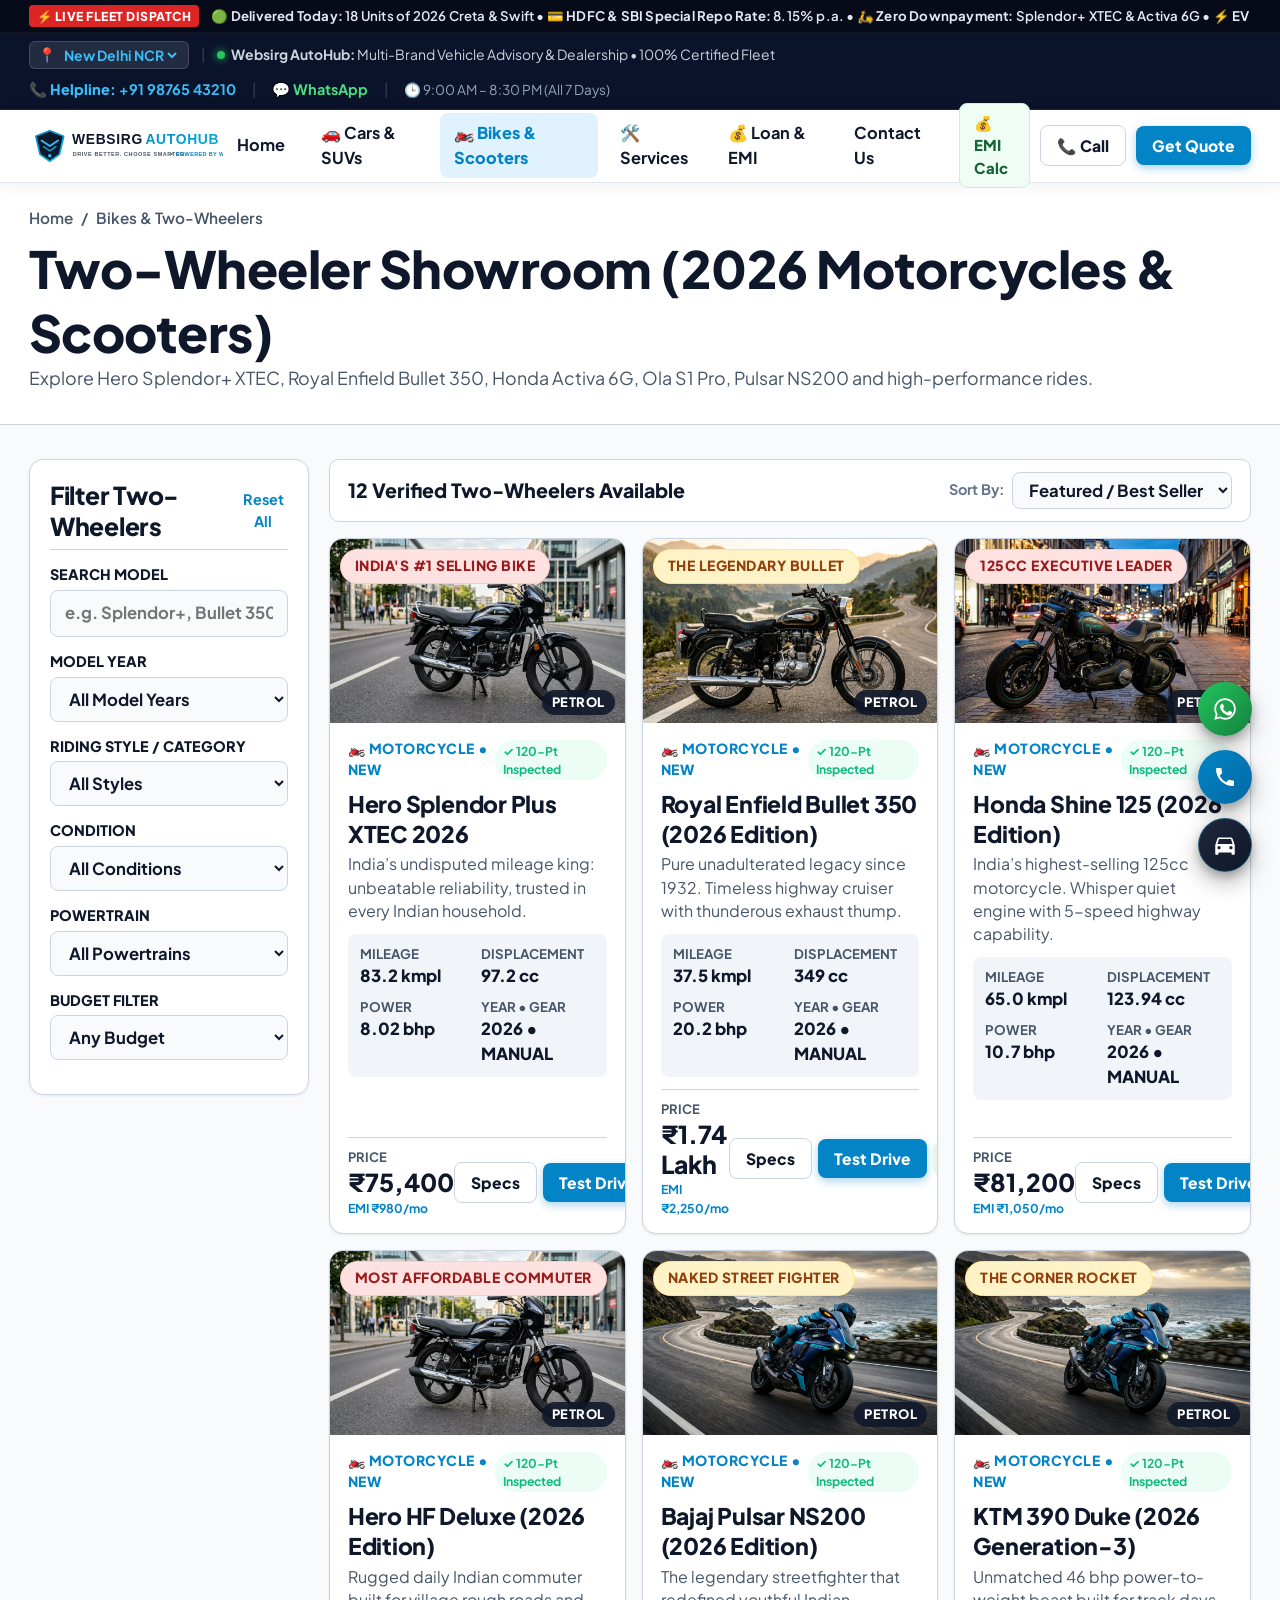
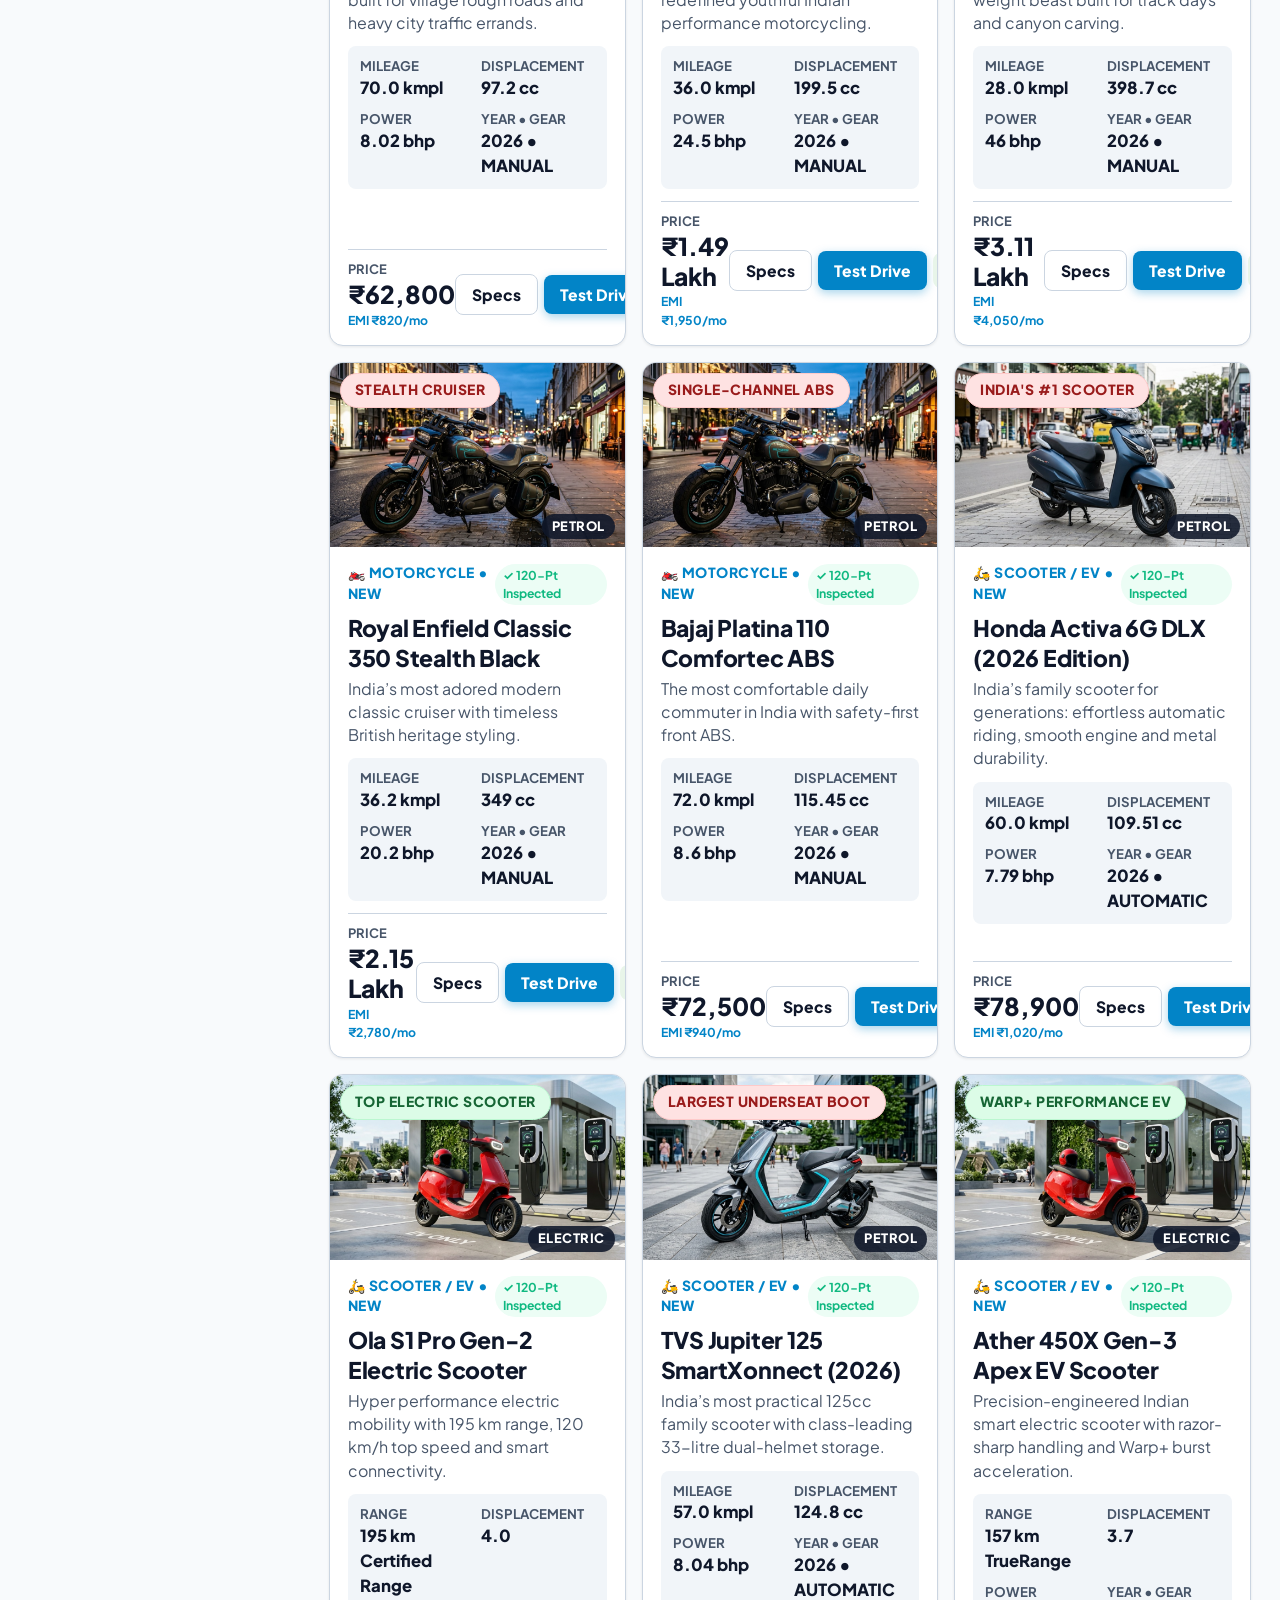
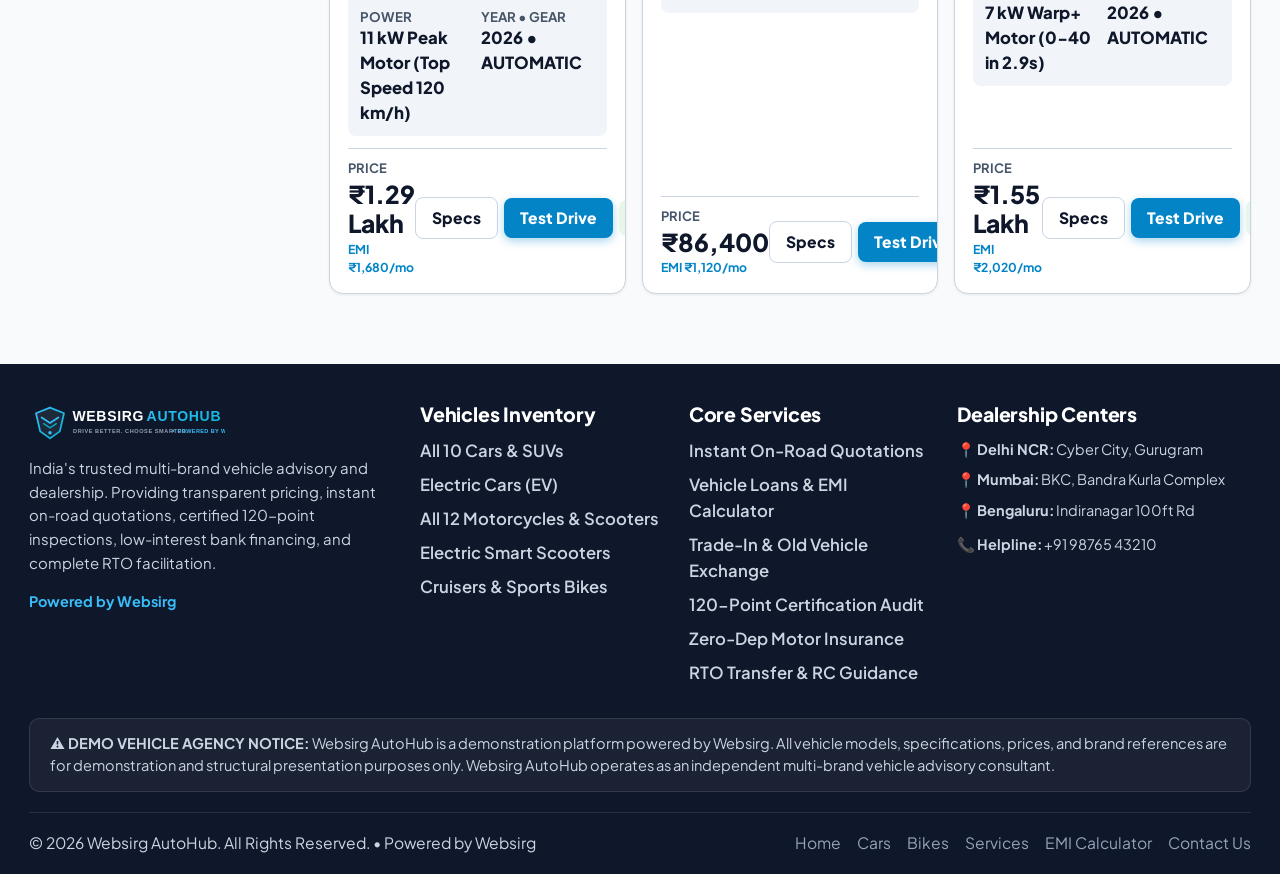
<file: bikes.html>
<!DOCTYPE html>
<html lang="en">
<head>
  <meta charset="UTF-8">
  <meta name="viewport" content="width=device-width, initial-scale=1.0">
  <title>Bikes & Scooters Showroom | Splendor, Bullet, Activa, Ola | Websirg AutoHub</title>
  <meta name="description" content="Explore Hero Splendor+ XTEC, Royal Enfield Bullet 350, Honda Activa 6G, Ola S1 Pro Gen-2 and sporty motorcycles with 0% downpayment finance options.">
  <link rel="icon" type="image/svg+xml" href="assets/images/favicon.svg">
  <link rel="stylesheet" href="assets/css/style.css">
</head>
<body>
  
  <!-- Live Fleet & Finance Ticker -->
  <div class="live-ticker-bar">
    <div class="container">
      <div class="live-ticker-content">
        <span class="ticker-badge">⚡ LIVE FLEET DISPATCH</span>
        <span class="ticker-text">🟢 <strong>Delivered Today:</strong> 18 Units of 2026 Creta & Swift • 💳 <strong>HDFC & SBI Special Repo Rate:</strong> 8.15% p.a. • 🛵 <strong>Zero Downpayment:</strong> Splendor+ XTEC & Activa 6G • ⚡ <strong>EV Subsidy:</strong> ₹18,000 Direct Benefit on Ola S1 & Ather • 🛡️ <strong>120-Point Guarantee:</strong> Non-Accidental Certificate Included</span>
      </div>
    </div>
  </div>

  <!-- Top Executive Advisory Bar -->
  <div class="top-bar">
    <div class="container top-bar-content">
      <div class="top-bar-left">
        <div class="top-city-picker">
          <span>📍</span>
          <select class="top-city-select" id="headerCitySelect" aria-label="Select City">
            <option>New Delhi NCR</option>
            <option>Mumbai (BKC)</option>
            <option>Bengaluru</option>
            <option>Hyderabad</option>
            <option>Pune</option>
            <option>Lucknow</option>
            <option>Patna</option>
            <option>Jaipur</option>
            <option>Ahmedabad</option>
            <option>Kolkata</option>
          </select>
        </div>
        <span class="bar-divider">|</span>
        <div class="top-bar-trust">
          <span class="pulse-dot"></span>
          <span><strong>Websirg AutoHub:</strong> Multi-Brand Vehicle Advisory & Dealership • 100% Certified Fleet</span>
        </div>
      </div>
      <div class="top-bar-right">
        <a href="tel:+919876543210" class="top-link-accent">
          <span>📞 Helpline: <strong>+91 98765 43210</strong></span>
        </a>
        <span class="bar-divider">|</span>
        <a href="https://wa.me/919876543210?text=Hello%20Websirg%20AutoHub%2C%20I%20am%20looking%20for%20a%20vehicle" target="_blank" class="top-whatsapp-link">
          <span>💬 WhatsApp</span>
        </a>
        <span class="bar-divider">|</span>
        <span style="font-size: 0.8rem; color: #94A3B8;">🕒 9:00 AM – 8:30 PM (All 7 Days)</span>
      </div>
    </div>
  </div>

  <!-- Main Clean Navbar -->
  <header class="site-header">
    <div class="container navbar-container">
      <a href="index.html" class="brand-logo" title="Websirg AutoHub">
        <img src="assets/images/logo.svg" alt="Websirg AutoHub" class="brand-logo-img">
      </a>

      <!-- Navigation Links (Clean, Normal Agency Navigation) -->
      <nav class="nav-menu" id="navMenu">
        <div class="mobile-nav-header">
          <img src="assets/images/logo.svg" alt="Websirg AutoHub" class="mobile-logo">
          <button class="mobile-nav-close" aria-label="Close menu">&times;</button>
        </div>

        <ul class="nav-list">
          <li><a href="index.html" class="nav-link ">Home</a></li>
          <li><a href="cars.html" class="nav-link ">🚗 Cars & SUVs</a></li>
          <li><a href="bikes.html" class="nav-link active">🏍️ Bikes & Scooters</a></li>
          <li><a href="services.html" class="nav-link ">🛠️ Services</a></li>
          <li><a href="services.html#emiCalculatorSection" class="nav-link ">💰 Loan & EMI</a></li>
          <li><a href="contact.html" class="nav-link ">Contact Us</a></li>
        </ul>

        <div class="nav-actions">
          <a href="services.html#emiCalculatorSection" class="btn-header-emi" title="Calculate Vehicle Loan EMI">
            <span>💰 EMI Calc</span>
          </a>
          <a href="tel:+919876543210" class="btn btn-outline btn-sm">
            <span>📞 Call</span>
          </a>
          <a href="index.html#quotationSection" class="btn btn-primary btn-sm">
            <span>Get Quote</span>
          </a>
        </div>
      </nav>

      <button class="mobile-nav-toggle" aria-label="Toggle navigation">
        <span class="bar"></span>
        <span class="bar"></span>
        <span class="bar"></span>
      </button>
    </div>
  </header>
  <div class="mobile-nav-backdrop"></div>
  

  <main id="mainContent">
    
<section class="page-header-clean">
  <div class="container">
    <div class="breadcrumb-clean">
      <a href="index.html">Home</a>
      <span>/</span>
      <span>Bikes & Two-Wheelers</span>
    </div>
    <h1>Two-Wheeler Showroom (2026 Motorcycles & Scooters)</h1>
    <p class="text-muted">Explore Hero Splendor+ XTEC, Royal Enfield Bullet 350, Honda Activa 6G, Ola S1 Pro, Pulsar NS200 and high-performance rides.</p>
  </div>
</section>

<section class="section">
  <div class="container">
    <!-- Mobile Filter Toggle Button -->
    <button type="button" class="mobile-filter-toggle-btn" id="mobileFilterToggle" aria-expanded="false">
      <span>🔍 Filter Two-Wheelers</span>
      <span class="toggle-icon">▼</span>
    </button>

    <div class="catalog-layout">
      <!-- Sidebar Filters -->
      <aside class="catalog-sidebar-clean" id="catalogSidebar">
        <div class="sidebar-title-row">
          <h3>Filter Two-Wheelers</h3>
          <button type="button" id="resetFiltersBtn" style="color: #0284C7; font-weight: 700; font-size: 0.85rem;">Reset All</button>
        </div>

        <div class="filter-group-clean">
          <label class="filter-label-clean" for="catalogSearchInput">Search Model</label>
          <input type="text" id="catalogSearchInput" class="form-control-clean" placeholder="e.g. Splendor+, Bullet 350, Activa 6G, Ola S1, Shine 125...">
        </div>

        <!-- Model Year Filter -->
        <div class="filter-group-clean">
          <label class="filter-label-clean" for="filterYear">Model Year</label>
          <select id="filterYear" class="form-control-clean">
            <option value="all">All Model Years</option>
            <option value="2026">2026 Models</option>
            <option value="2025">2025 Models</option>
            <option value="2024">2024 Models</option>
          </select>
        </div>

        <div class="filter-group-clean">
          <label class="filter-label-clean" for="filterStyle">Riding Style / Category</label>
          <select id="filterStyle" class="form-control-clean">
            <option value="all">All Styles</option>
            <option value="commuter">Mileage Commuter (Splendor, HF Deluxe, Shine)</option>
            <option value="cruiser">Highway Cruiser (Bullet 350, Classic)</option>
            <option value="sports">Street / Sports (Pulsar, KTM 390)</option>
            <option value="scooter">Scooters & Smart EVs (Activa, Ola, Ather)</option>
          </select>
        </div>

        <div class="filter-group-clean">
          <label class="filter-label-clean" for="filterCondition">Condition</label>
          <select id="filterCondition" class="form-control-clean">
            <option value="all">All Conditions</option>
            <option value="new">Brand New (Showroom)</option>
            <option value="used">Certified Pre-Owned</option>
          </select>
        </div>

        <div class="filter-group-clean">
          <label class="filter-label-clean" for="filterFuel">Powertrain</label>
          <select id="filterFuel" class="form-control-clean">
            <option value="all">All Powertrains</option>
            <option value="petrol">Petrol</option>
            <option value="electric">Electric (EV)</option>
          </select>
        </div>

        <div class="filter-group-clean">
          <label class="filter-label-clean" for="filterBudget">Budget Filter</label>
          <select id="filterBudget" class="form-control-clean">
            <option value="all">Any Budget</option>
            <option value="under-1l">Under ₹1 Lakh</option>
            <option value="1l-2l">₹1 Lakh – ₹2 Lakh</option>
            <option value="above-2l">Above ₹2 Lakh</option>
          </select>
        </div>
      </aside>

      <!-- Main Catalog Content -->
      <div>
        <div class="catalog-top-bar">
          <div>
            <span style="font-weight: 800; font-size: 1.15rem; color: #0F172A;" id="vehicleCountBadge">12 Verified Two-Wheelers Available</span>
          </div>
          <div style="display: flex; align-items: center; gap: 8px;">
            <label for="catalogSortSelect" style="font-size: 0.85rem; font-weight: 700; color: #64748B;">Sort By:</label>
            <select id="catalogSortSelect" class="form-control-clean" style="width: auto; padding: 6px 12px;">
              <option value="featured">Featured / Best Seller</option>
              <option value="price-low">Price: Low to High</option>
              <option value="price-high">Price: High to Low</option>
              <option value="year-new">Newest Model Year</option>
            </select>
          </div>
        </div>

        <!-- Catalog Grid -->
        <div class="grid grid-3" id="bikesCatalogGrid">
          <!-- Injected by JavaScript -->
        </div>
      </div>
    </div>
  </div>
</section>

  </main>

  
  <!-- Site Footer -->
  <footer class="site-footer">
    <div class="container">
      <div class="footer-grid">
        <!-- Col 1 -->
        <div>
          <img src="assets/images/logo-white.svg" alt="Websirg AutoHub" class="footer-logo">
          <p style="font-size: 0.88rem; line-height: 1.6; margin-bottom: 16px;">
            India's trusted multi-brand vehicle advisory and dealership. Providing transparent pricing, instant on-road quotations, certified 120-point inspections, low-interest bank financing, and complete RTO facilitation.
          </p>
          <div style="font-size: 0.85rem; color: #38BDF8; font-weight: 700;">
            Powered by Websirg
          </div>
        </div>

        <!-- Col 2 -->
        <div>
          <h4 class="footer-col-title">Vehicles Inventory</h4>
          <ul class="footer-links">
            <li><a href="cars.html">All 10 Cars & SUVs</a></li>
            <li><a href="cars.html?fuel=electric">Electric Cars (EV)</a></li>
            <li><a href="bikes.html">All 12 Motorcycles & Scooters</a></li>
            <li><a href="bikes.html?fuel=electric">Electric Smart Scooters</a></li>
            <li><a href="bikes.html?style=sports">Cruisers & Sports Bikes</a></li>
          </ul>
        </div>

        <!-- Col 3 -->
        <div>
          <h4 class="footer-col-title">Core Services</h4>
          <ul class="footer-links">
            <li><a href="index.html#quotationSection">Instant On-Road Quotations</a></li>
            <li><a href="services.html#emiCalculatorSection">Vehicle Loans & EMI Calculator</a></li>
            <li><a href="services.html#exchangeEstimatorSection">Trade-In & Old Vehicle Exchange</a></li>
            <li><a href="services.html">120-Point Certification Audit</a></li>
            <li><a href="services.html">Zero-Dep Motor Insurance</a></li>
            <li><a href="services.html">RTO Transfer & RC Guidance</a></li>
          </ul>
        </div>

        <!-- Col 4 -->
        <div>
          <h4 class="footer-col-title">Dealership Centers</h4>
          <p style="font-size: 0.85rem; margin-bottom: 8px;">📍 <strong>Delhi NCR:</strong> Cyber City, Gurugram</p>
          <p style="font-size: 0.85rem; margin-bottom: 8px;">📍 <strong>Mumbai:</strong> BKC, Bandra Kurla Complex</p>
          <p style="font-size: 0.85rem; margin-bottom: 12px;">📍 <strong>Bengaluru:</strong> Indiranagar 100ft Rd</p>
          <p style="font-size: 0.85rem;">📞 <strong>Helpline:</strong> +91 98765 43210</p>
        </div>
      </div>

      <!-- Legal Demo Disclaimer Box -->
      <div class="footer-disclaimer-box">
        <strong>⚠️ DEMO VEHICLE AGENCY NOTICE:</strong> Websirg AutoHub is a demonstration platform powered by Websirg. All vehicle models, specifications, prices, and brand references are for demonstration and structural presentation purposes only. Websirg AutoHub operates as an independent multi-brand vehicle advisory consultant.
      </div>

      <!-- Bottom Bar -->
      <div class="footer-bottom">
        <div>© 2026 Websirg AutoHub. All Rights Reserved. • Powered by Websirg</div>
        <div style="display: flex; gap: 16px;">
          <a href="index.html" style="color: #94A3B8;">Home</a>
          <a href="cars.html" style="color: #94A3B8;">Cars</a>
          <a href="bikes.html" style="color: #94A3B8;">Bikes</a>
          <a href="services.html" style="color: #94A3B8;">Services</a>
          <a href="services.html#emiCalculatorSection" style="color: #94A3B8;">EMI Calculator</a>
          <a href="contact.html" style="color: #94A3B8;">Contact Us</a>
        </div>
      </div>
    </div>
  </footer>

  <!-- Floating Contact Buttons (Icon-Only + Animated Wave & Radar Pulse) -->
  <div class="floating-actions" aria-label="Floating Quick Actions">
    <a href="https://wa.me/919876543210?text=Hello%20Websirg%20AutoHub,%20I%20need%20vehicle%20assistance." target="_blank" rel="noopener noreferrer" class="float-btn float-whatsapp" title="Chat on WhatsApp" aria-label="WhatsApp">
      <span class="float-tooltip">Chat on WhatsApp</span>
      <svg class="float-icon" viewBox="0 0 24 24" width="26" height="26" fill="currentColor" aria-hidden="true">
        <path d="M12.04 2C6.58 2 2.13 6.45 2.13 11.91C2.13 13.66 2.59 15.36 3.45 16.86L2.05 22L7.3 20.62C8.75 21.41 10.38 21.83 12.04 21.83C17.5 21.83 21.95 17.38 21.95 11.92C21.95 9.27 20.92 6.78 19.05 4.91C17.18 3.03 14.69 2 12.04 2M12.05 3.67C14.25 3.67 16.31 4.53 17.87 6.09C19.42 7.65 20.28 9.72 20.28 11.92C20.28 16.46 16.58 20.15 12.04 20.15C10.56 20.15 9.11 19.76 7.85 19L7.55 18.83L4.43 19.65L5.26 16.61L5.06 16.29C4.24 14.99 3.8 13.47 3.8 11.91C3.81 7.37 7.5 3.67 12.05 3.67M9.13 7.5C8.94 7.5 8.63 7.57 8.37 7.85C8.11 8.14 7.37 8.83 7.37 10.23C7.37 11.63 8.39 12.98 8.53 13.17C8.67 13.36 10.5 16.33 13.39 17.46C15.26 18.2 15.82 17.97 16.38 17.92C17.13 17.85 18.2 17.19 18.46 16.46C18.72 15.73 18.72 15.11 18.64 14.98C18.57 14.85 18.38 14.78 18.09 14.64C17.81 14.5 16.43 13.82 16.18 13.73C15.92 13.63 15.74 13.59 15.55 13.87C15.36 14.15 14.83 14.78 14.67 14.97C14.51 15.15 14.35 15.18 14.07 15.04C13.79 14.9 12.89 14.6 11.82 13.65C10.99 12.91 10.42 12 10.26 11.72C10.1 11.44 10.24 11.29 10.38 11.15C10.51 11.02 10.66 10.82 10.8 10.66C10.94 10.5 10.99 10.38 11.08 10.19C11.18 10 11.13 9.84 11.06 9.7C10.99 9.56 10.43 8.19 10.2 7.63C9.97 7.09 9.74 7.16 9.57 7.15C9.41 7.15 9.22 7.15 9.03 7.15L9.13 7.5Z"/>
      </svg>
    </a>

    <button type="button" class="float-btn float-call" data-open-modal="call-advisor" title="Call Helpline" aria-label="Call">
      <span class="float-tooltip">Call Helpline</span>
      <svg class="float-icon" viewBox="0 0 24 24" width="24" height="24" fill="currentColor" aria-hidden="true">
        <path d="M20.01 15.38c-1.23 0-2.42-.2-3.53-.56a.977.977 0 00-1.01.24l-2.2 2.2a15.053 15.053 0 01-6.59-6.59l2.2-2.21a.96.96 0 00.25-1A11.36 11.36 0 018.57 3.99c0-.55-.45-1-1-1H4c-.55 0-1 .45-1 1 0 9.39 7.61 17 17 17 .55 0 1-.45 1-1v-3.61c0-.55-.45-1-.99-1z"/>
      </svg>
    </button>

    <button type="button" class="float-btn float-testdrive" data-open-modal="test-drive" title="Book Doorstep Test Drive" aria-label="Test Drive">
      <span class="float-tooltip">Book Test Drive</span>
      <svg class="float-icon" viewBox="0 0 24 24" width="26" height="26" fill="currentColor" aria-hidden="true">
        <path d="M18.92 6.01C18.72 5.42 18.16 5 17.5 5h-11c-.66 0-1.21.42-1.42 1.01L3 12v8c0 .55.45 1 1 1h1c.55 0 1-.45 1-1v-1h12v1c0 .55.45 1 1 1h1c.55 0 1-.45 1-1v-8l-2.08-5.99zM6.5 16c-.83 0-1.5-.67-1.5-1.5S5.67 13 6.5 13s1.5.67 1.5 1.5S7.33 16 6.5 16zm11 0c-.83 0-1.5-.67-1.5-1.5s.67-1.5 1.5-1.5 1.5.67 1.5 1.5-.67 1.5-1.5 1.5zM5 11l1.5-4.5h11L19 11H5z"/>
      </svg>
    </button>
  </div>

  <button type="button" class="back-to-top" id="backToTop" aria-label="Scroll to top">↑</button>

  <!-- Universal Call Advisor Popup Modal -->
  <div class="modal-backdrop" id="callAdvisorModal" role="dialog" aria-modal="true">
    <div class="modal-dialog" style="max-width: 440px;">
      <div class="modal-header">
        <h3 class="modal-title">📞 Connect With Vehicle Advisor</h3>
        <button type="button" class="modal-close-btn" data-close-modal aria-label="Close modal">&times;</button>
      </div>
      <div class="modal-body text-center">
        <div style="width: 58px; height: 58px; background: #E0F2FE; color: #0284C7; border-radius: 50%; display: inline-flex; align-items: center; justify-content: center; margin: 0 auto 14px auto;">
          <svg viewBox="0 0 24 24" width="28" height="28" fill="currentColor">
            <path d="M20.01 15.38c-1.23 0-2.42-.2-3.53-.56a.977.977 0 00-1.01.24l-2.2 2.2a15.053 15.053 0 01-6.59-6.59l2.2-2.21a.96.96 0 00.25-1A11.36 11.36 0 018.57 3.99c0-.55-.45-1-1-1H4c-.55 0-1 .45-1 1 0 9.39 7.61 17 17 17 .55 0 1-.45 1-1v-3.61c0-.55-.45-1-.99-1z"/>
          </svg>
        </div>
        <h4 style="font-size: 1.25rem; font-weight: 800; color: #0F172A; margin-bottom: 4px;">Websirg AutoHub Helpline</h4>
        <p style="font-size: 0.88rem; color: #64748B; margin-bottom: 16px;">Speak directly with certified automotive consultants for on-road quotes, doorstep drives, and instant loan sanction.</p>
        
        <div style="background: #F8FAFC; border: 1.5px solid #E2E8F0; border-radius: 12px; padding: 14px; margin-bottom: 16px;">
          <div style="font-size: 0.78rem; font-weight: 700; color: #64748B; text-transform: uppercase; margin-bottom: 4px;">Advisory Helpline Number</div>
          <a href="tel:+919876543210" style="font-size: 1.45rem; font-weight: 900; color: #0284C7; text-decoration: none; display: block;">+91 98765 43210</a>
          <div style="font-size: 0.8rem; color: #10B981; font-weight: 700; margin-top: 4px;">● Specialists Online (9:00 AM – 8:30 PM)</div>
        </div>

        <div style="display: flex; gap: 10px;">
          <a href="tel:+919876543210" class="btn btn-primary btn-lg" style="flex: 1; text-decoration: none;">
            <span>📞 Call Now</span>
          </a>
          <a href="https://wa.me/919876543210?text=Hello%20Websirg%20AutoHub,%20please%20connect%20me%20with%20an%20advisor." target="_blank" class="btn btn-whatsapp btn-lg" style="flex: 1; text-decoration: none;">
            <span>💬 WhatsApp</span>
          </a>
        </div>
      </div>
    </div>
  </div>

  <!-- Universal Test Drive Modal -->
  <div class="modal-backdrop" id="testDriveModal" role="dialog" aria-modal="true">
    <div class="modal-dialog">
      <div class="modal-header">
        <h3 class="modal-title">Book 2026 Doorstep Test Drive</h3>
        <button type="button" class="modal-close-btn" data-close-modal aria-label="Close modal">&times;</button>
      </div>
      <div class="modal-body">
        <p style="font-size: 0.88rem; color: #64748B; margin-bottom: 20px;">
          Experience your preferred 2026 car or motorcycle at your doorstep with expert guidance and zero obligation.
        </p>
        <form data-lead-form>
          <div style="margin-bottom: 14px;">
            <label style="display: block; font-size: 0.8rem; font-weight: 700; color: #0F172A; margin-bottom: 4px;">Selected Vehicle / Model</label>
            <input type="text" id="modalVehicleSelect" class="form-control-clean" placeholder="e.g. 2026 Hyundai Creta, Hero Splendor+, Maruti Swift, Bullet 350..." required>
          </div>
          <div class="form-row-2col">
            <div>
              <label style="display: block; font-size: 0.8rem; font-weight: 700; color: #0F172A; margin-bottom: 4px;">Full Name</label>
              <input type="text" class="form-control-clean" placeholder="Your Name" required>
            </div>
            <div>
              <label style="display: block; font-size: 0.8rem; font-weight: 700; color: #0F172A; margin-bottom: 4px;">Phone Number</label>
              <input type="tel" class="form-control-clean" placeholder="+91 98765 43210" required>
            </div>
          </div>
          <div class="form-row-2col">
            <div>
              <label style="display: block; font-size: 0.8rem; font-weight: 700; color: #0F172A; margin-bottom: 4px;">City Location</label>
              <select class="form-control-clean" required>
                <option value="Delhi NCR">Delhi NCR (Gurugram/Noida)</option>
                <option value="Mumbai">Mumbai</option>
                <option value="Bengaluru">Bengaluru</option>
                <option value="Hyderabad">Hyderabad</option>
                <option value="Pune">Pune</option>
                <option value="Other">Other City</option>
              </select>
            </div>
            <div>
              <label style="display: block; font-size: 0.8rem; font-weight: 700; color: #0F172A; margin-bottom: 4px;">Preferred Date</label>
              <input type="date" class="form-control-clean" required>
            </div>
          </div>
          <button type="submit" class="btn btn-primary w-100 btn-lg" style="width: 100%; margin-top: 8px;">
            Confirm Test Drive Booking
          </button>
          <p style="font-size: 0.75rem; color: #64748B; text-align: center; margin-top: 10px;">
            🔒 100% Privacy. Zero spam. An AutoHub Advisor will call you within 30 minutes.
          </p>
        </form>
      </div>
    </div>
  </div>
  

  <script src="assets/js/vehicles-data.js"></script>
  <script src="assets/js/main.js"></script>
</body>
</html>
</file>
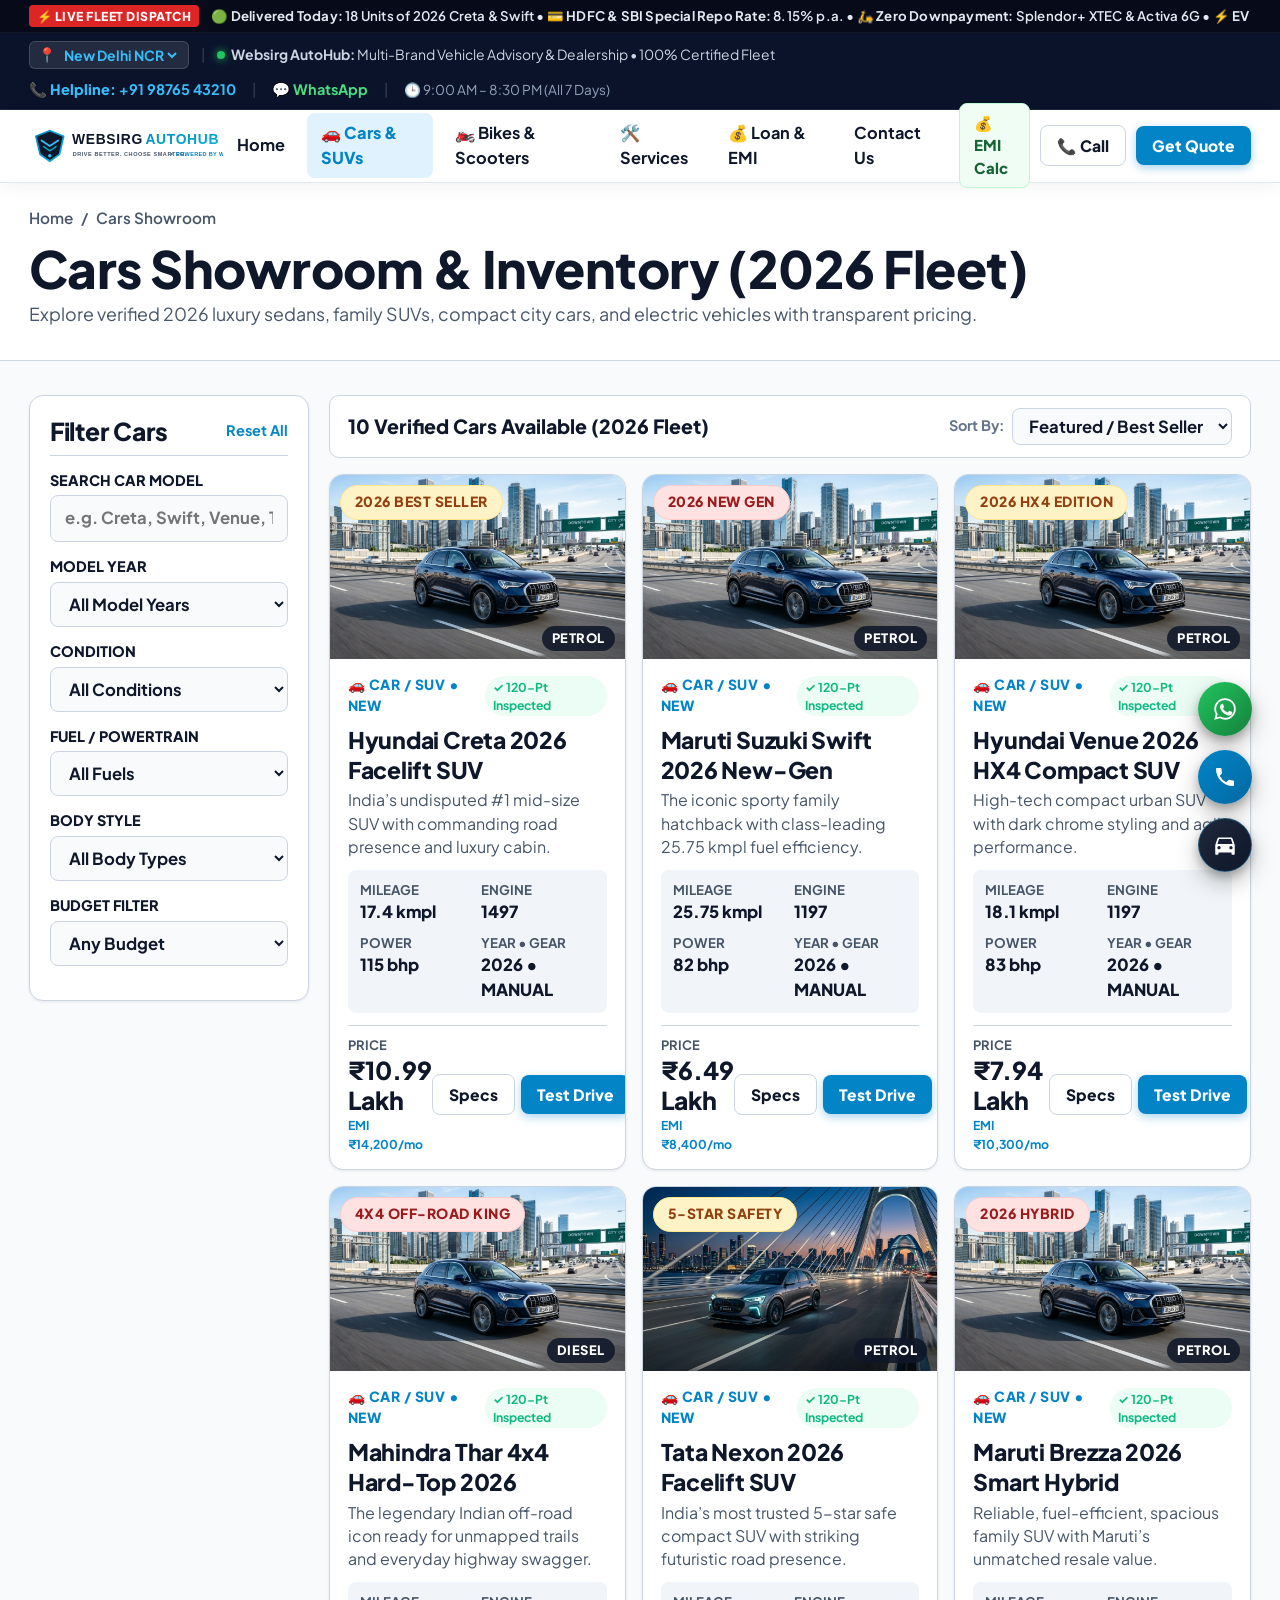
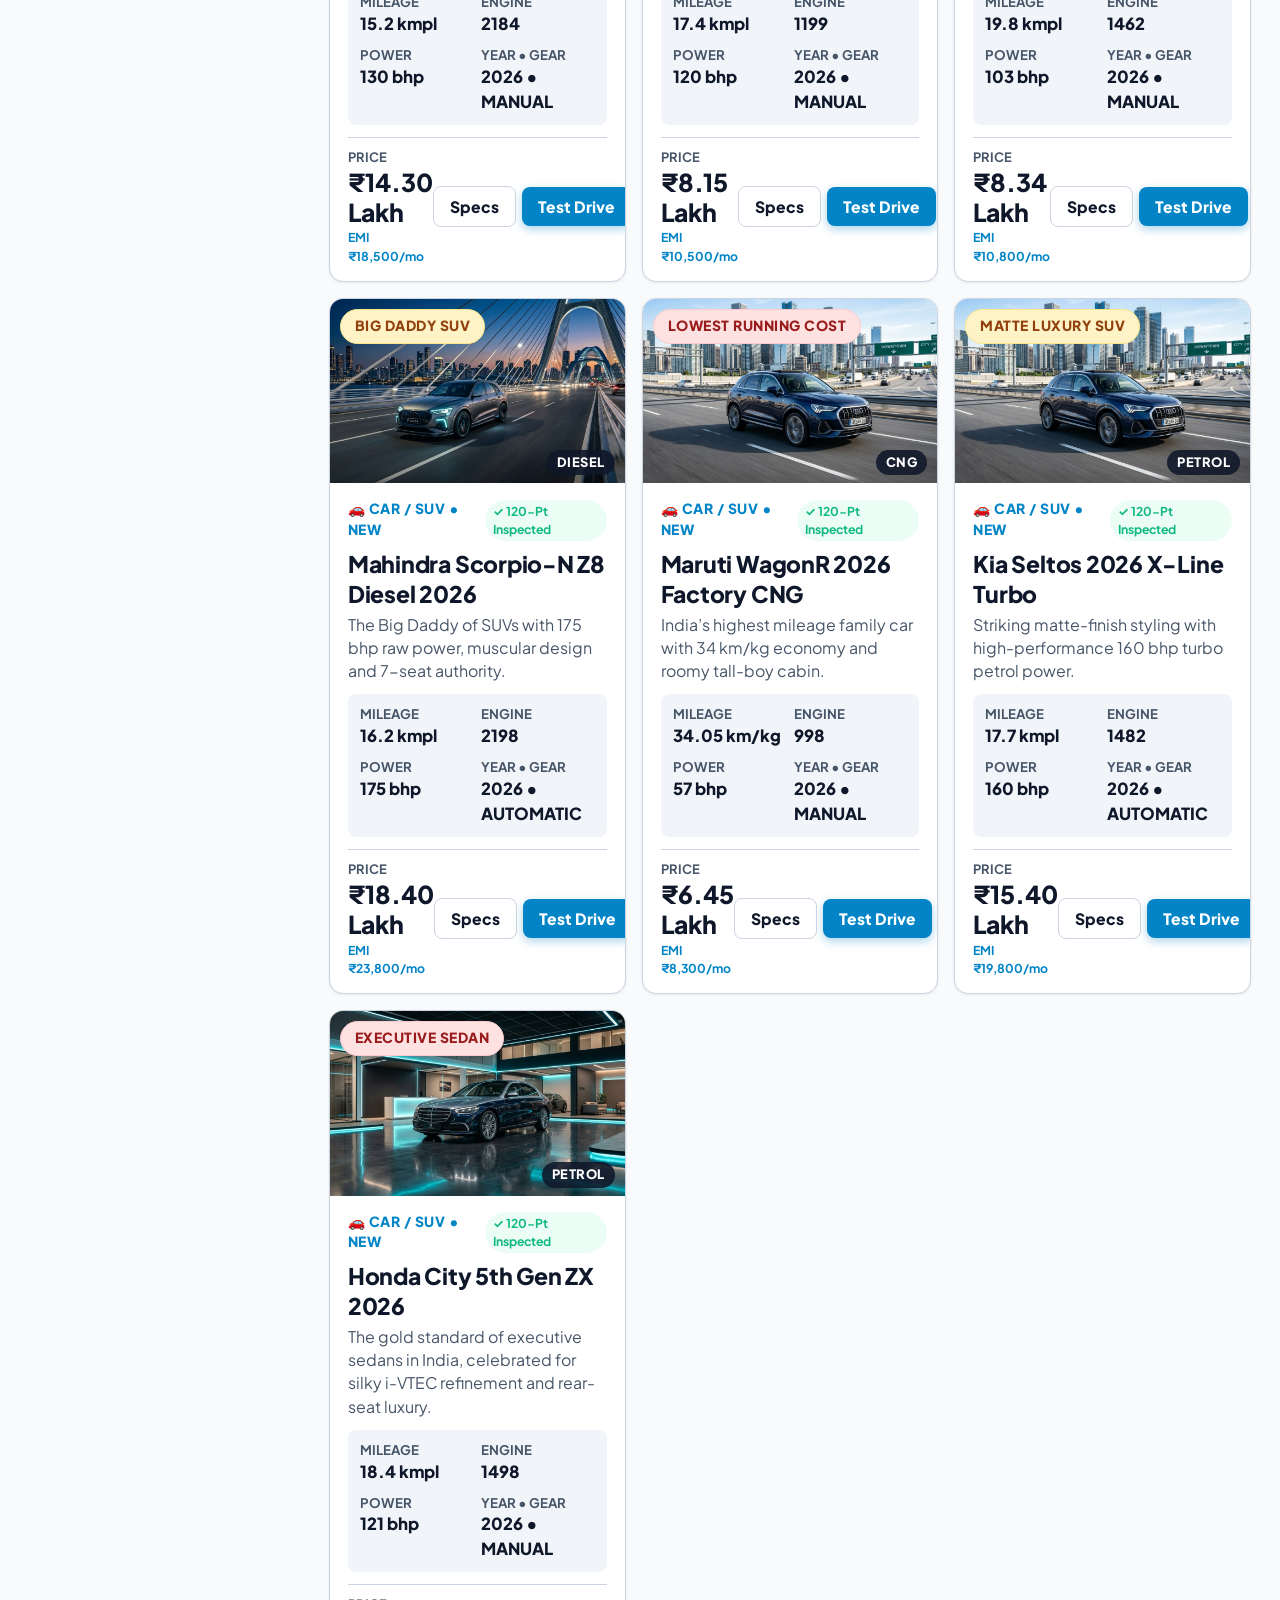
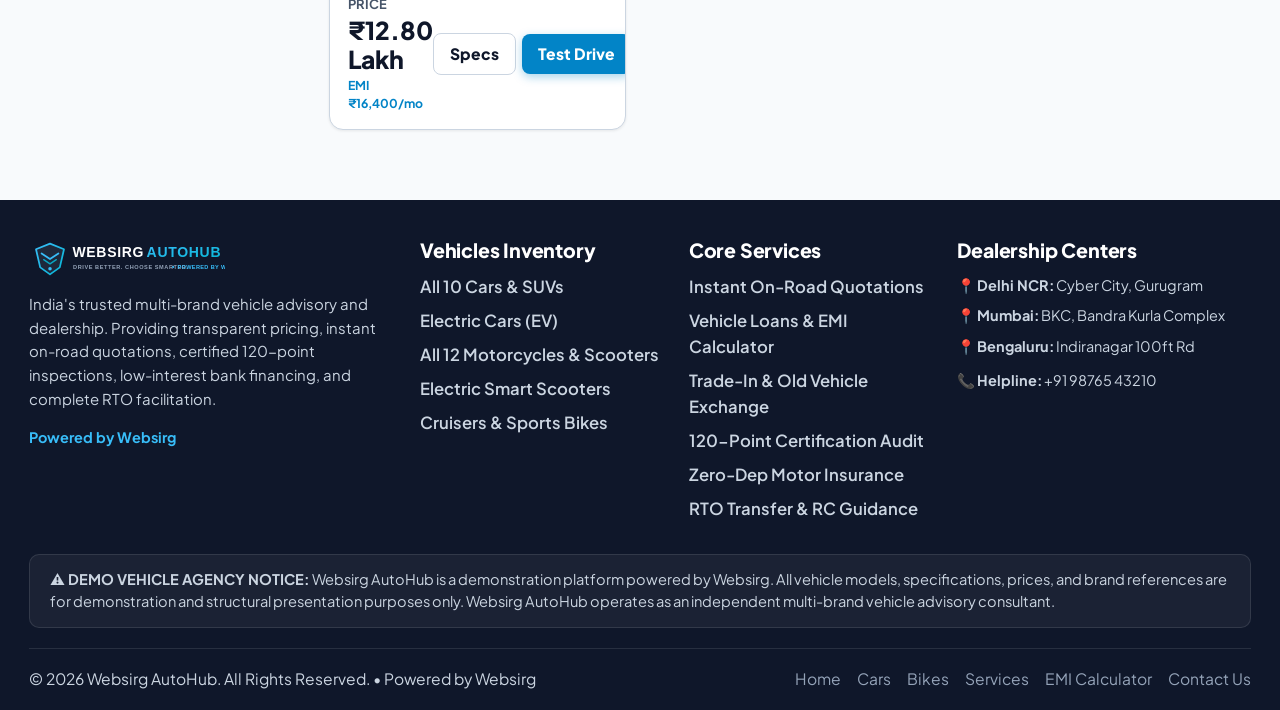
<file: cars.html>
<!DOCTYPE html>
<html lang="en">
<head>
  <meta charset="UTF-8">
  <meta name="viewport" content="width=device-width, initial-scale=1.0">
  <title>Cars & SUVs Showroom | New & Used Inventory | Websirg AutoHub</title>
  <meta name="description" content="Explore 2026 Hyundai Creta, Maruti Swift, Hyundai Venue HX4, Thar 4x4, Nexon and luxury cars with 120-point certified guarantee and fast loan sanctions.">
  <link rel="icon" type="image/svg+xml" href="assets/images/favicon.svg">
  <link rel="stylesheet" href="assets/css/style.css">
</head>
<body>
  
  <!-- Live Fleet & Finance Ticker -->
  <div class="live-ticker-bar">
    <div class="container">
      <div class="live-ticker-content">
        <span class="ticker-badge">⚡ LIVE FLEET DISPATCH</span>
        <span class="ticker-text">🟢 <strong>Delivered Today:</strong> 18 Units of 2026 Creta & Swift • 💳 <strong>HDFC & SBI Special Repo Rate:</strong> 8.15% p.a. • 🛵 <strong>Zero Downpayment:</strong> Splendor+ XTEC & Activa 6G • ⚡ <strong>EV Subsidy:</strong> ₹18,000 Direct Benefit on Ola S1 & Ather • 🛡️ <strong>120-Point Guarantee:</strong> Non-Accidental Certificate Included</span>
      </div>
    </div>
  </div>

  <!-- Top Executive Advisory Bar -->
  <div class="top-bar">
    <div class="container top-bar-content">
      <div class="top-bar-left">
        <div class="top-city-picker">
          <span>📍</span>
          <select class="top-city-select" id="headerCitySelect" aria-label="Select City">
            <option>New Delhi NCR</option>
            <option>Mumbai (BKC)</option>
            <option>Bengaluru</option>
            <option>Hyderabad</option>
            <option>Pune</option>
            <option>Lucknow</option>
            <option>Patna</option>
            <option>Jaipur</option>
            <option>Ahmedabad</option>
            <option>Kolkata</option>
          </select>
        </div>
        <span class="bar-divider">|</span>
        <div class="top-bar-trust">
          <span class="pulse-dot"></span>
          <span><strong>Websirg AutoHub:</strong> Multi-Brand Vehicle Advisory & Dealership • 100% Certified Fleet</span>
        </div>
      </div>
      <div class="top-bar-right">
        <a href="tel:+919876543210" class="top-link-accent">
          <span>📞 Helpline: <strong>+91 98765 43210</strong></span>
        </a>
        <span class="bar-divider">|</span>
        <a href="https://wa.me/919876543210?text=Hello%20Websirg%20AutoHub%2C%20I%20am%20looking%20for%20a%20vehicle" target="_blank" class="top-whatsapp-link">
          <span>💬 WhatsApp</span>
        </a>
        <span class="bar-divider">|</span>
        <span style="font-size: 0.8rem; color: #94A3B8;">🕒 9:00 AM – 8:30 PM (All 7 Days)</span>
      </div>
    </div>
  </div>

  <!-- Main Clean Navbar -->
  <header class="site-header">
    <div class="container navbar-container">
      <a href="index.html" class="brand-logo" title="Websirg AutoHub">
        <img src="assets/images/logo.svg" alt="Websirg AutoHub" class="brand-logo-img">
      </a>

      <!-- Navigation Links (Clean, Normal Agency Navigation) -->
      <nav class="nav-menu" id="navMenu">
        <div class="mobile-nav-header">
          <img src="assets/images/logo.svg" alt="Websirg AutoHub" class="mobile-logo">
          <button class="mobile-nav-close" aria-label="Close menu">&times;</button>
        </div>

        <ul class="nav-list">
          <li><a href="index.html" class="nav-link ">Home</a></li>
          <li><a href="cars.html" class="nav-link active">🚗 Cars & SUVs</a></li>
          <li><a href="bikes.html" class="nav-link ">🏍️ Bikes & Scooters</a></li>
          <li><a href="services.html" class="nav-link ">🛠️ Services</a></li>
          <li><a href="services.html#emiCalculatorSection" class="nav-link ">💰 Loan & EMI</a></li>
          <li><a href="contact.html" class="nav-link ">Contact Us</a></li>
        </ul>

        <div class="nav-actions">
          <a href="services.html#emiCalculatorSection" class="btn-header-emi" title="Calculate Vehicle Loan EMI">
            <span>💰 EMI Calc</span>
          </a>
          <a href="tel:+919876543210" class="btn btn-outline btn-sm">
            <span>📞 Call</span>
          </a>
          <a href="index.html#quotationSection" class="btn btn-primary btn-sm">
            <span>Get Quote</span>
          </a>
        </div>
      </nav>

      <button class="mobile-nav-toggle" aria-label="Toggle navigation">
        <span class="bar"></span>
        <span class="bar"></span>
        <span class="bar"></span>
      </button>
    </div>
  </header>
  <div class="mobile-nav-backdrop"></div>
  

  <main id="mainContent">
    
<section class="page-header-clean">
  <div class="container">
    <div class="breadcrumb-clean">
      <a href="index.html">Home</a>
      <span>/</span>
      <span>Cars Showroom</span>
    </div>
    <h1>Cars Showroom & Inventory (2026 Fleet)</h1>
    <p class="text-muted">Explore verified 2026 luxury sedans, family SUVs, compact city cars, and electric vehicles with transparent pricing.</p>
  </div>
</section>

<section class="section">
  <div class="container">
    <!-- Mobile Filter Toggle Button -->
    <button type="button" class="mobile-filter-toggle-btn" id="mobileFilterToggle" aria-expanded="false">
      <span>🔍 Filter Cars & SUVs</span>
      <span class="toggle-icon">▼</span>
    </button>

    <div class="catalog-layout">
      <!-- Sidebar Filters -->
      <aside class="catalog-sidebar-clean" id="catalogSidebar">
        <div class="sidebar-title-row">
          <h3>Filter Cars</h3>
          <button type="button" id="resetFiltersBtn" style="color: #0284C7; font-weight: 700; font-size: 0.85rem;">Reset All</button>
        </div>

        <div class="filter-group-clean">
          <label class="filter-label-clean" for="catalogSearchInput">Search Car Model</label>
          <input type="text" id="catalogSearchInput" class="form-control-clean" placeholder="e.g. Creta, Swift, Venue, Thar, Nexon, Brezza, Scorpio...">
        </div>

        <!-- Model Year Filter -->
        <div class="filter-group-clean">
          <label class="filter-label-clean" for="filterYear">Model Year</label>
          <select id="filterYear" class="form-control-clean">
            <option value="all">All Model Years</option>
            <option value="2026">2026 Models</option>
            <option value="2025">2025 Models</option>
            <option value="2024">2024 Models</option>
          </select>
        </div>

        <div class="filter-group-clean">
          <label class="filter-label-clean" for="filterCondition">Condition</label>
          <select id="filterCondition" class="form-control-clean">
            <option value="all">All Conditions</option>
            <option value="new">Brand New (Showroom)</option>
            <option value="used">Certified Pre-Owned</option>
          </select>
        </div>

        <div class="filter-group-clean">
          <label class="filter-label-clean" for="filterFuel">Fuel / Powertrain</label>
          <select id="filterFuel" class="form-control-clean">
            <option value="all">All Fuels</option>
            <option value="petrol">Petrol</option>
            <option value="electric">Electric (EV)</option>
            <option value="diesel">Diesel</option>
            <option value="hybrid">Hybrid</option>
            <option value="cng">CNG</option>
          </select>
        </div>

        <div class="filter-group-clean">
          <label class="filter-label-clean" for="filterBody">Body Style</label>
          <select id="filterBody" class="form-control-clean">
            <option value="all">All Body Types</option>
            <option value="suv">SUV & 4x4</option>
            <option value="hatchback">Hatchback</option>
            <option value="sedan">Luxury Sedan</option>
          </select>
        </div>

        <div class="filter-group-clean">
          <label class="filter-label-clean" for="filterBudget">Budget Filter</label>
          <select id="filterBudget" class="form-control-clean">
            <option value="all">Any Budget</option>
            <option value="under-10l">Under ₹10 Lakh</option>
            <option value="10l-20l">₹10 Lakh – ₹20 Lakh</option>
            <option value="above-20l">Above ₹20 Lakh</option>
          </select>
        </div>
      </aside>

      <!-- Main Catalog Content -->
      <div>
        <div class="catalog-top-bar">
          <div>
            <span style="font-weight: 800; font-size: 1.15rem; color: #0F172A;" id="vehicleCountBadge">10 Verified Cars Available</span>
          </div>
          <div style="display: flex; align-items: center; gap: 8px;">
            <label for="catalogSortSelect" style="font-size: 0.85rem; font-weight: 700; color: #64748B;">Sort By:</label>
            <select id="catalogSortSelect" class="form-control-clean" style="width: auto; padding: 6px 12px;">
              <option value="featured">Featured / Best Seller</option>
              <option value="price-low">Price: Low to High</option>
              <option value="price-high">Price: High to Low</option>
              <option value="year-new">Newest Model Year</option>
            </select>
          </div>
        </div>

        <!-- Catalog Grid -->
        <div class="grid grid-3" id="vehiclesCatalogGrid">
          <!-- Injected by JavaScript -->
        </div>
      </div>
    </div>
  </div>
</section>

  </main>

  
  <!-- Site Footer -->
  <footer class="site-footer">
    <div class="container">
      <div class="footer-grid">
        <!-- Col 1 -->
        <div>
          <img src="assets/images/logo-white.svg" alt="Websirg AutoHub" class="footer-logo">
          <p style="font-size: 0.88rem; line-height: 1.6; margin-bottom: 16px;">
            India's trusted multi-brand vehicle advisory and dealership. Providing transparent pricing, instant on-road quotations, certified 120-point inspections, low-interest bank financing, and complete RTO facilitation.
          </p>
          <div style="font-size: 0.85rem; color: #38BDF8; font-weight: 700;">
            Powered by Websirg
          </div>
        </div>

        <!-- Col 2 -->
        <div>
          <h4 class="footer-col-title">Vehicles Inventory</h4>
          <ul class="footer-links">
            <li><a href="cars.html">All 10 Cars & SUVs</a></li>
            <li><a href="cars.html?fuel=electric">Electric Cars (EV)</a></li>
            <li><a href="bikes.html">All 12 Motorcycles & Scooters</a></li>
            <li><a href="bikes.html?fuel=electric">Electric Smart Scooters</a></li>
            <li><a href="bikes.html?style=sports">Cruisers & Sports Bikes</a></li>
          </ul>
        </div>

        <!-- Col 3 -->
        <div>
          <h4 class="footer-col-title">Core Services</h4>
          <ul class="footer-links">
            <li><a href="index.html#quotationSection">Instant On-Road Quotations</a></li>
            <li><a href="services.html#emiCalculatorSection">Vehicle Loans & EMI Calculator</a></li>
            <li><a href="services.html#exchangeEstimatorSection">Trade-In & Old Vehicle Exchange</a></li>
            <li><a href="services.html">120-Point Certification Audit</a></li>
            <li><a href="services.html">Zero-Dep Motor Insurance</a></li>
            <li><a href="services.html">RTO Transfer & RC Guidance</a></li>
          </ul>
        </div>

        <!-- Col 4 -->
        <div>
          <h4 class="footer-col-title">Dealership Centers</h4>
          <p style="font-size: 0.85rem; margin-bottom: 8px;">📍 <strong>Delhi NCR:</strong> Cyber City, Gurugram</p>
          <p style="font-size: 0.85rem; margin-bottom: 8px;">📍 <strong>Mumbai:</strong> BKC, Bandra Kurla Complex</p>
          <p style="font-size: 0.85rem; margin-bottom: 12px;">📍 <strong>Bengaluru:</strong> Indiranagar 100ft Rd</p>
          <p style="font-size: 0.85rem;">📞 <strong>Helpline:</strong> +91 98765 43210</p>
        </div>
      </div>

      <!-- Legal Demo Disclaimer Box -->
      <div class="footer-disclaimer-box">
        <strong>⚠️ DEMO VEHICLE AGENCY NOTICE:</strong> Websirg AutoHub is a demonstration platform powered by Websirg. All vehicle models, specifications, prices, and brand references are for demonstration and structural presentation purposes only. Websirg AutoHub operates as an independent multi-brand vehicle advisory consultant.
      </div>

      <!-- Bottom Bar -->
      <div class="footer-bottom">
        <div>© 2026 Websirg AutoHub. All Rights Reserved. • Powered by Websirg</div>
        <div style="display: flex; gap: 16px;">
          <a href="index.html" style="color: #94A3B8;">Home</a>
          <a href="cars.html" style="color: #94A3B8;">Cars</a>
          <a href="bikes.html" style="color: #94A3B8;">Bikes</a>
          <a href="services.html" style="color: #94A3B8;">Services</a>
          <a href="services.html#emiCalculatorSection" style="color: #94A3B8;">EMI Calculator</a>
          <a href="contact.html" style="color: #94A3B8;">Contact Us</a>
        </div>
      </div>
    </div>
  </footer>

  <!-- Floating Contact Buttons (Icon-Only + Animated Wave & Radar Pulse) -->
  <div class="floating-actions" aria-label="Floating Quick Actions">
    <a href="https://wa.me/919876543210?text=Hello%20Websirg%20AutoHub,%20I%20need%20vehicle%20assistance." target="_blank" rel="noopener noreferrer" class="float-btn float-whatsapp" title="Chat on WhatsApp" aria-label="WhatsApp">
      <span class="float-tooltip">Chat on WhatsApp</span>
      <svg class="float-icon" viewBox="0 0 24 24" width="26" height="26" fill="currentColor" aria-hidden="true">
        <path d="M12.04 2C6.58 2 2.13 6.45 2.13 11.91C2.13 13.66 2.59 15.36 3.45 16.86L2.05 22L7.3 20.62C8.75 21.41 10.38 21.83 12.04 21.83C17.5 21.83 21.95 17.38 21.95 11.92C21.95 9.27 20.92 6.78 19.05 4.91C17.18 3.03 14.69 2 12.04 2M12.05 3.67C14.25 3.67 16.31 4.53 17.87 6.09C19.42 7.65 20.28 9.72 20.28 11.92C20.28 16.46 16.58 20.15 12.04 20.15C10.56 20.15 9.11 19.76 7.85 19L7.55 18.83L4.43 19.65L5.26 16.61L5.06 16.29C4.24 14.99 3.8 13.47 3.8 11.91C3.81 7.37 7.5 3.67 12.05 3.67M9.13 7.5C8.94 7.5 8.63 7.57 8.37 7.85C8.11 8.14 7.37 8.83 7.37 10.23C7.37 11.63 8.39 12.98 8.53 13.17C8.67 13.36 10.5 16.33 13.39 17.46C15.26 18.2 15.82 17.97 16.38 17.92C17.13 17.85 18.2 17.19 18.46 16.46C18.72 15.73 18.72 15.11 18.64 14.98C18.57 14.85 18.38 14.78 18.09 14.64C17.81 14.5 16.43 13.82 16.18 13.73C15.92 13.63 15.74 13.59 15.55 13.87C15.36 14.15 14.83 14.78 14.67 14.97C14.51 15.15 14.35 15.18 14.07 15.04C13.79 14.9 12.89 14.6 11.82 13.65C10.99 12.91 10.42 12 10.26 11.72C10.1 11.44 10.24 11.29 10.38 11.15C10.51 11.02 10.66 10.82 10.8 10.66C10.94 10.5 10.99 10.38 11.08 10.19C11.18 10 11.13 9.84 11.06 9.7C10.99 9.56 10.43 8.19 10.2 7.63C9.97 7.09 9.74 7.16 9.57 7.15C9.41 7.15 9.22 7.15 9.03 7.15L9.13 7.5Z"/>
      </svg>
    </a>

    <button type="button" class="float-btn float-call" data-open-modal="call-advisor" title="Call Helpline" aria-label="Call">
      <span class="float-tooltip">Call Helpline</span>
      <svg class="float-icon" viewBox="0 0 24 24" width="24" height="24" fill="currentColor" aria-hidden="true">
        <path d="M20.01 15.38c-1.23 0-2.42-.2-3.53-.56a.977.977 0 00-1.01.24l-2.2 2.2a15.053 15.053 0 01-6.59-6.59l2.2-2.21a.96.96 0 00.25-1A11.36 11.36 0 018.57 3.99c0-.55-.45-1-1-1H4c-.55 0-1 .45-1 1 0 9.39 7.61 17 17 17 .55 0 1-.45 1-1v-3.61c0-.55-.45-1-.99-1z"/>
      </svg>
    </button>

    <button type="button" class="float-btn float-testdrive" data-open-modal="test-drive" title="Book Doorstep Test Drive" aria-label="Test Drive">
      <span class="float-tooltip">Book Test Drive</span>
      <svg class="float-icon" viewBox="0 0 24 24" width="26" height="26" fill="currentColor" aria-hidden="true">
        <path d="M18.92 6.01C18.72 5.42 18.16 5 17.5 5h-11c-.66 0-1.21.42-1.42 1.01L3 12v8c0 .55.45 1 1 1h1c.55 0 1-.45 1-1v-1h12v1c0 .55.45 1 1 1h1c.55 0 1-.45 1-1v-8l-2.08-5.99zM6.5 16c-.83 0-1.5-.67-1.5-1.5S5.67 13 6.5 13s1.5.67 1.5 1.5S7.33 16 6.5 16zm11 0c-.83 0-1.5-.67-1.5-1.5s.67-1.5 1.5-1.5 1.5.67 1.5 1.5-.67 1.5-1.5 1.5zM5 11l1.5-4.5h11L19 11H5z"/>
      </svg>
    </button>
  </div>

  <button type="button" class="back-to-top" id="backToTop" aria-label="Scroll to top">↑</button>

  <!-- Universal Call Advisor Popup Modal -->
  <div class="modal-backdrop" id="callAdvisorModal" role="dialog" aria-modal="true">
    <div class="modal-dialog" style="max-width: 440px;">
      <div class="modal-header">
        <h3 class="modal-title">📞 Connect With Vehicle Advisor</h3>
        <button type="button" class="modal-close-btn" data-close-modal aria-label="Close modal">&times;</button>
      </div>
      <div class="modal-body text-center">
        <div style="width: 58px; height: 58px; background: #E0F2FE; color: #0284C7; border-radius: 50%; display: inline-flex; align-items: center; justify-content: center; margin: 0 auto 14px auto;">
          <svg viewBox="0 0 24 24" width="28" height="28" fill="currentColor">
            <path d="M20.01 15.38c-1.23 0-2.42-.2-3.53-.56a.977.977 0 00-1.01.24l-2.2 2.2a15.053 15.053 0 01-6.59-6.59l2.2-2.21a.96.96 0 00.25-1A11.36 11.36 0 018.57 3.99c0-.55-.45-1-1-1H4c-.55 0-1 .45-1 1 0 9.39 7.61 17 17 17 .55 0 1-.45 1-1v-3.61c0-.55-.45-1-.99-1z"/>
          </svg>
        </div>
        <h4 style="font-size: 1.25rem; font-weight: 800; color: #0F172A; margin-bottom: 4px;">Websirg AutoHub Helpline</h4>
        <p style="font-size: 0.88rem; color: #64748B; margin-bottom: 16px;">Speak directly with certified automotive consultants for on-road quotes, doorstep drives, and instant loan sanction.</p>
        
        <div style="background: #F8FAFC; border: 1.5px solid #E2E8F0; border-radius: 12px; padding: 14px; margin-bottom: 16px;">
          <div style="font-size: 0.78rem; font-weight: 700; color: #64748B; text-transform: uppercase; margin-bottom: 4px;">Advisory Helpline Number</div>
          <a href="tel:+919876543210" style="font-size: 1.45rem; font-weight: 900; color: #0284C7; text-decoration: none; display: block;">+91 98765 43210</a>
          <div style="font-size: 0.8rem; color: #10B981; font-weight: 700; margin-top: 4px;">● Specialists Online (9:00 AM – 8:30 PM)</div>
        </div>

        <div style="display: flex; gap: 10px;">
          <a href="tel:+919876543210" class="btn btn-primary btn-lg" style="flex: 1; text-decoration: none;">
            <span>📞 Call Now</span>
          </a>
          <a href="https://wa.me/919876543210?text=Hello%20Websirg%20AutoHub,%20please%20connect%20me%20with%20an%20advisor." target="_blank" class="btn btn-whatsapp btn-lg" style="flex: 1; text-decoration: none;">
            <span>💬 WhatsApp</span>
          </a>
        </div>
      </div>
    </div>
  </div>

  <!-- Universal Test Drive Modal -->
  <div class="modal-backdrop" id="testDriveModal" role="dialog" aria-modal="true">
    <div class="modal-dialog">
      <div class="modal-header">
        <h3 class="modal-title">Book 2026 Doorstep Test Drive</h3>
        <button type="button" class="modal-close-btn" data-close-modal aria-label="Close modal">&times;</button>
      </div>
      <div class="modal-body">
        <p style="font-size: 0.88rem; color: #64748B; margin-bottom: 20px;">
          Experience your preferred 2026 car or motorcycle at your doorstep with expert guidance and zero obligation.
        </p>
        <form data-lead-form>
          <div style="margin-bottom: 14px;">
            <label style="display: block; font-size: 0.8rem; font-weight: 700; color: #0F172A; margin-bottom: 4px;">Selected Vehicle / Model</label>
            <input type="text" id="modalVehicleSelect" class="form-control-clean" placeholder="e.g. 2026 Hyundai Creta, Hero Splendor+, Maruti Swift, Bullet 350..." required>
          </div>
          <div class="form-row-2col">
            <div>
              <label style="display: block; font-size: 0.8rem; font-weight: 700; color: #0F172A; margin-bottom: 4px;">Full Name</label>
              <input type="text" class="form-control-clean" placeholder="Your Name" required>
            </div>
            <div>
              <label style="display: block; font-size: 0.8rem; font-weight: 700; color: #0F172A; margin-bottom: 4px;">Phone Number</label>
              <input type="tel" class="form-control-clean" placeholder="+91 98765 43210" required>
            </div>
          </div>
          <div class="form-row-2col">
            <div>
              <label style="display: block; font-size: 0.8rem; font-weight: 700; color: #0F172A; margin-bottom: 4px;">City Location</label>
              <select class="form-control-clean" required>
                <option value="Delhi NCR">Delhi NCR (Gurugram/Noida)</option>
                <option value="Mumbai">Mumbai</option>
                <option value="Bengaluru">Bengaluru</option>
                <option value="Hyderabad">Hyderabad</option>
                <option value="Pune">Pune</option>
                <option value="Other">Other City</option>
              </select>
            </div>
            <div>
              <label style="display: block; font-size: 0.8rem; font-weight: 700; color: #0F172A; margin-bottom: 4px;">Preferred Date</label>
              <input type="date" class="form-control-clean" required>
            </div>
          </div>
          <button type="submit" class="btn btn-primary w-100 btn-lg" style="width: 100%; margin-top: 8px;">
            Confirm Test Drive Booking
          </button>
          <p style="font-size: 0.75rem; color: #64748B; text-align: center; margin-top: 10px;">
            🔒 100% Privacy. Zero spam. An AutoHub Advisor will call you within 30 minutes.
          </p>
        </form>
      </div>
    </div>
  </div>
  

  <script src="assets/js/vehicles-data.js"></script>
  <script src="assets/js/main.js"></script>
</body>
</html>
</file>
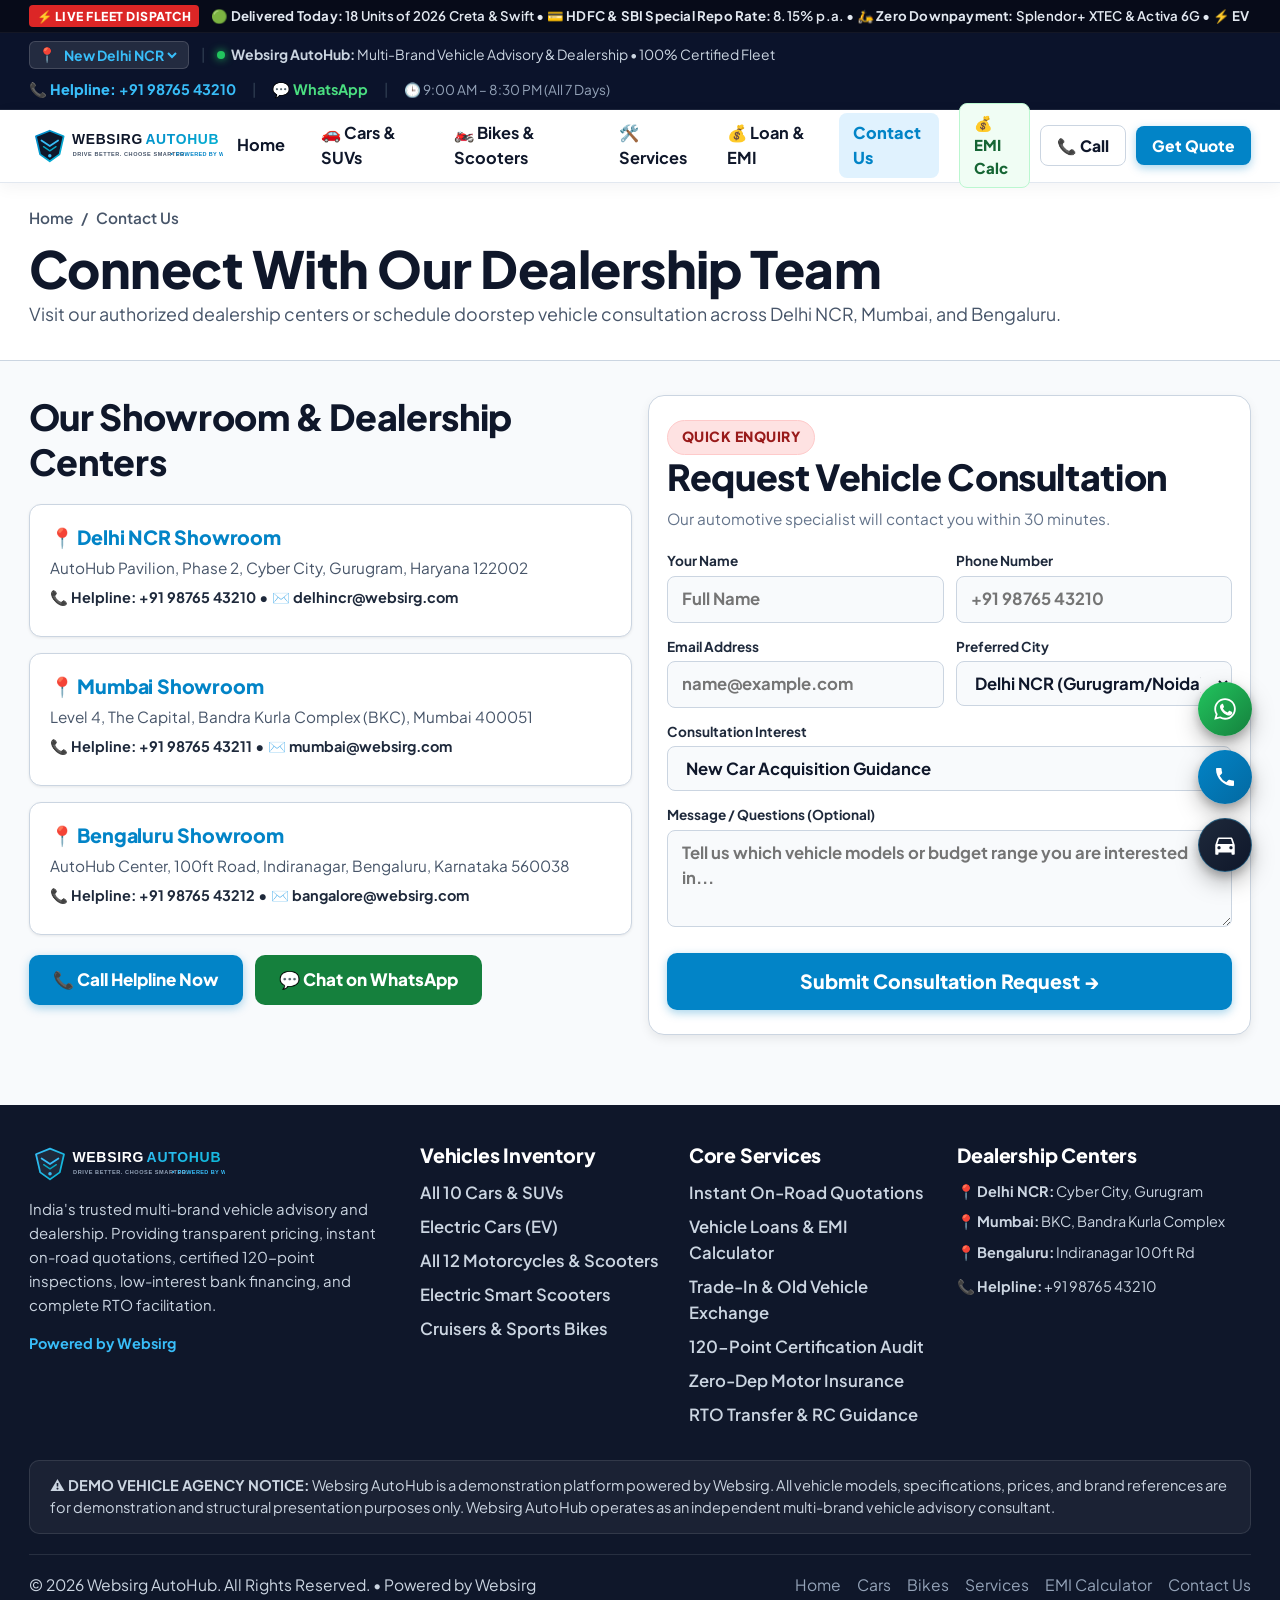
<file: contact.html>
<!DOCTYPE html>
<html lang="en">
<head>
  <meta charset="UTF-8">
  <meta name="viewport" content="width=device-width, initial-scale=1.0">
  <title>Contact Websirg AutoHub | Dealership Centers & Support | Websirg AutoHub</title>
  <meta name="description" content="Get in touch with certified vehicle consultants at our Delhi NCR, Mumbai, and Bengaluru showrooms or book doorstep test drives and on-road quotations.">
  <link rel="icon" type="image/svg+xml" href="assets/images/favicon.svg">
  <link rel="stylesheet" href="assets/css/style.css">
</head>
<body>
  
  <!-- Live Fleet & Finance Ticker -->
  <div class="live-ticker-bar">
    <div class="container">
      <div class="live-ticker-content">
        <span class="ticker-badge">⚡ LIVE FLEET DISPATCH</span>
        <span class="ticker-text">🟢 <strong>Delivered Today:</strong> 18 Units of 2026 Creta & Swift • 💳 <strong>HDFC & SBI Special Repo Rate:</strong> 8.15% p.a. • 🛵 <strong>Zero Downpayment:</strong> Splendor+ XTEC & Activa 6G • ⚡ <strong>EV Subsidy:</strong> ₹18,000 Direct Benefit on Ola S1 & Ather • 🛡️ <strong>120-Point Guarantee:</strong> Non-Accidental Certificate Included</span>
      </div>
    </div>
  </div>

  <!-- Top Executive Advisory Bar -->
  <div class="top-bar">
    <div class="container top-bar-content">
      <div class="top-bar-left">
        <div class="top-city-picker">
          <span>📍</span>
          <select class="top-city-select" id="headerCitySelect" aria-label="Select City">
            <option>New Delhi NCR</option>
            <option>Mumbai (BKC)</option>
            <option>Bengaluru</option>
            <option>Hyderabad</option>
            <option>Pune</option>
            <option>Lucknow</option>
            <option>Patna</option>
            <option>Jaipur</option>
            <option>Ahmedabad</option>
            <option>Kolkata</option>
          </select>
        </div>
        <span class="bar-divider">|</span>
        <div class="top-bar-trust">
          <span class="pulse-dot"></span>
          <span><strong>Websirg AutoHub:</strong> Multi-Brand Vehicle Advisory & Dealership • 100% Certified Fleet</span>
        </div>
      </div>
      <div class="top-bar-right">
        <a href="tel:+919876543210" class="top-link-accent">
          <span>📞 Helpline: <strong>+91 98765 43210</strong></span>
        </a>
        <span class="bar-divider">|</span>
        <a href="https://wa.me/919876543210?text=Hello%20Websirg%20AutoHub%2C%20I%20am%20looking%20for%20a%20vehicle" target="_blank" class="top-whatsapp-link">
          <span>💬 WhatsApp</span>
        </a>
        <span class="bar-divider">|</span>
        <span style="font-size: 0.8rem; color: #94A3B8;">🕒 9:00 AM – 8:30 PM (All 7 Days)</span>
      </div>
    </div>
  </div>

  <!-- Main Clean Navbar -->
  <header class="site-header">
    <div class="container navbar-container">
      <a href="index.html" class="brand-logo" title="Websirg AutoHub">
        <img src="assets/images/logo.svg" alt="Websirg AutoHub" class="brand-logo-img">
      </a>

      <!-- Navigation Links (Clean, Normal Agency Navigation) -->
      <nav class="nav-menu" id="navMenu">
        <div class="mobile-nav-header">
          <img src="assets/images/logo.svg" alt="Websirg AutoHub" class="mobile-logo">
          <button class="mobile-nav-close" aria-label="Close menu">&times;</button>
        </div>

        <ul class="nav-list">
          <li><a href="index.html" class="nav-link ">Home</a></li>
          <li><a href="cars.html" class="nav-link ">🚗 Cars & SUVs</a></li>
          <li><a href="bikes.html" class="nav-link ">🏍️ Bikes & Scooters</a></li>
          <li><a href="services.html" class="nav-link ">🛠️ Services</a></li>
          <li><a href="services.html#emiCalculatorSection" class="nav-link ">💰 Loan & EMI</a></li>
          <li><a href="contact.html" class="nav-link active">Contact Us</a></li>
        </ul>

        <div class="nav-actions">
          <a href="services.html#emiCalculatorSection" class="btn-header-emi" title="Calculate Vehicle Loan EMI">
            <span>💰 EMI Calc</span>
          </a>
          <a href="tel:+919876543210" class="btn btn-outline btn-sm">
            <span>📞 Call</span>
          </a>
          <a href="index.html#quotationSection" class="btn btn-primary btn-sm">
            <span>Get Quote</span>
          </a>
        </div>
      </nav>

      <button class="mobile-nav-toggle" aria-label="Toggle navigation">
        <span class="bar"></span>
        <span class="bar"></span>
        <span class="bar"></span>
      </button>
    </div>
  </header>
  <div class="mobile-nav-backdrop"></div>
  

  <main id="mainContent">
    
<section class="page-header-clean">
  <div class="container">
    <div class="breadcrumb-clean">
      <a href="index.html">Home</a>
      <span>/</span>
      <span>Contact Us</span>
    </div>
    <h1>Connect With Our Dealership Team</h1>
    <p class="text-muted">Visit our authorized dealership centers or schedule doorstep vehicle consultation across Delhi NCR, Mumbai, and Bengaluru.</p>
  </div>
</section>

<section class="section">
  <div class="container">
    <div class="grid grid-2 mb-5">
      <!-- Dealership Centers -->
      <div>
        <h2 style="margin-bottom: 20px;">Our Showroom & Dealership Centers</h2>

        <div style="background: #FFFFFF; border: 1.5px solid var(--border-color); border-radius: 12px; padding: 20px; margin-bottom: 16px; box-shadow: var(--shadow-sm);">
          <h3 style="color: #0284C7; font-size: 1.15rem; margin-bottom: 6px;">📍 Delhi NCR Showroom</h3>
          <p style="font-size: 0.9rem; color: #475569; margin-bottom: 6px;">AutoHub Pavilion, Phase 2, Cyber City, Gurugram, Haryana 122002</p>
          <p style="font-size: 0.85rem; font-weight: 700;">📞 Helpline: +91 98765 43210 • ✉️ delhincr@websirg.com</p>
        </div>

        <div style="background: #FFFFFF; border: 1.5px solid var(--border-color); border-radius: 12px; padding: 20px; margin-bottom: 16px; box-shadow: var(--shadow-sm);">
          <h3 style="color: #0284C7; font-size: 1.15rem; margin-bottom: 6px;">📍 Mumbai Showroom</h3>
          <p style="font-size: 0.9rem; color: #475569; margin-bottom: 6px;">Level 4, The Capital, Bandra Kurla Complex (BKC), Mumbai 400051</p>
          <p style="font-size: 0.85rem; font-weight: 700;">📞 Helpline: +91 98765 43211 • ✉️ mumbai@websirg.com</p>
        </div>

        <div style="background: #FFFFFF; border: 1.5px solid var(--border-color); border-radius: 12px; padding: 20px; margin-bottom: 20px; box-shadow: var(--shadow-sm);">
          <h3 style="color: #0284C7; font-size: 1.15rem; margin-bottom: 6px;">📍 Bengaluru Showroom</h3>
          <p style="font-size: 0.9rem; color: #475569; margin-bottom: 6px;">AutoHub Center, 100ft Road, Indiranagar, Bengaluru, Karnataka 560038</p>
          <p style="font-size: 0.85rem; font-weight: 700;">📞 Helpline: +91 98765 43212 • ✉️ bangalore@websirg.com</p>
        </div>

        <div style="display: flex; gap: 12px; flex-wrap: wrap;">
          <a href="tel:+919876543210" class="btn btn-primary">📞 Call Helpline Now</a>
          <a href="https://wa.me/919876543210" target="_blank" class="btn btn-whatsapp">💬 Chat on WhatsApp</a>
        </div>
      </div>

      <!-- VIP Booking Form -->
      <div style="background: #FFFFFF; border: 1.5px solid var(--border-color); border-radius: 16px; padding: 24px 18px; box-shadow: var(--shadow-md);">
        <span class="badge badge-popular mb-2">Quick Enquiry</span>
        <h2 style="margin-bottom: 8px;">Request Vehicle Consultation</h2>
        <p style="font-size: 0.9rem; color: #64748B; margin-bottom: 20px;">Our automotive specialist will contact you within 30 minutes.</p>

        <form data-lead-form>
          <div class="form-row-2col">
            <div>
              <label style="display: block; font-size: 0.8rem; font-weight: 700; margin-bottom: 4px;">Your Name</label>
              <input type="text" class="form-control-clean" placeholder="Full Name" required>
            </div>
            <div>
              <label style="display: block; font-size: 0.8rem; font-weight: 700; margin-bottom: 4px;">Phone Number</label>
              <input type="tel" class="form-control-clean" placeholder="+91 98765 43210" required>
            </div>
          </div>

          <div class="form-row-2col">
            <div>
              <label style="display: block; font-size: 0.8rem; font-weight: 700; margin-bottom: 4px;">Email Address</label>
              <input type="email" class="form-control-clean" placeholder="name@example.com" required>
            </div>
            <div>
              <label style="display: block; font-size: 0.8rem; font-weight: 700; margin-bottom: 4px;">Preferred City</label>
              <select class="form-control-clean">
                <option>Delhi NCR (Gurugram/Noida)</option>
                <option>Mumbai / Navi Mumbai</option>
                <option>Bengaluru</option>
                <option>Hyderabad</option>
                <option>Pune</option>
                <option>Other</option>
              </select>
            </div>
          </div>

          <div style="margin-bottom: 14px;">
            <label style="display: block; font-size: 0.8rem; font-weight: 700; margin-bottom: 4px;">Consultation Interest</label>
            <select class="form-control-clean">
              <option>New Car Acquisition Guidance</option>
              <option>Two-Wheeler / Bike Advisory</option>
              <option>Vehicle Loan & Financing Consultation</option>
              <option>Old Vehicle Resale / Exchange Appraisal</option>
              <option>Doorstep Test Drive Booking</option>
            </select>
          </div>

          <div style="margin-bottom: 20px;">
            <label style="display: block; font-size: 0.8rem; font-weight: 700; margin-bottom: 4px;">Message / Questions (Optional)</label>
            <textarea class="form-control-clean" rows="3" placeholder="Tell us which vehicle models or budget range you are interested in..."></textarea>
          </div>

          <button type="submit" class="btn btn-primary w-100 btn-lg" style="width: 100%;">
            Submit Consultation Request →
          </button>
        </form>
      </div>
    </div>
  </div>
</section>

  </main>

  
  <!-- Site Footer -->
  <footer class="site-footer">
    <div class="container">
      <div class="footer-grid">
        <!-- Col 1 -->
        <div>
          <img src="assets/images/logo-white.svg" alt="Websirg AutoHub" class="footer-logo">
          <p style="font-size: 0.88rem; line-height: 1.6; margin-bottom: 16px;">
            India's trusted multi-brand vehicle advisory and dealership. Providing transparent pricing, instant on-road quotations, certified 120-point inspections, low-interest bank financing, and complete RTO facilitation.
          </p>
          <div style="font-size: 0.85rem; color: #38BDF8; font-weight: 700;">
            Powered by Websirg
          </div>
        </div>

        <!-- Col 2 -->
        <div>
          <h4 class="footer-col-title">Vehicles Inventory</h4>
          <ul class="footer-links">
            <li><a href="cars.html">All 10 Cars & SUVs</a></li>
            <li><a href="cars.html?fuel=electric">Electric Cars (EV)</a></li>
            <li><a href="bikes.html">All 12 Motorcycles & Scooters</a></li>
            <li><a href="bikes.html?fuel=electric">Electric Smart Scooters</a></li>
            <li><a href="bikes.html?style=sports">Cruisers & Sports Bikes</a></li>
          </ul>
        </div>

        <!-- Col 3 -->
        <div>
          <h4 class="footer-col-title">Core Services</h4>
          <ul class="footer-links">
            <li><a href="index.html#quotationSection">Instant On-Road Quotations</a></li>
            <li><a href="services.html#emiCalculatorSection">Vehicle Loans & EMI Calculator</a></li>
            <li><a href="services.html#exchangeEstimatorSection">Trade-In & Old Vehicle Exchange</a></li>
            <li><a href="services.html">120-Point Certification Audit</a></li>
            <li><a href="services.html">Zero-Dep Motor Insurance</a></li>
            <li><a href="services.html">RTO Transfer & RC Guidance</a></li>
          </ul>
        </div>

        <!-- Col 4 -->
        <div>
          <h4 class="footer-col-title">Dealership Centers</h4>
          <p style="font-size: 0.85rem; margin-bottom: 8px;">📍 <strong>Delhi NCR:</strong> Cyber City, Gurugram</p>
          <p style="font-size: 0.85rem; margin-bottom: 8px;">📍 <strong>Mumbai:</strong> BKC, Bandra Kurla Complex</p>
          <p style="font-size: 0.85rem; margin-bottom: 12px;">📍 <strong>Bengaluru:</strong> Indiranagar 100ft Rd</p>
          <p style="font-size: 0.85rem;">📞 <strong>Helpline:</strong> +91 98765 43210</p>
        </div>
      </div>

      <!-- Legal Demo Disclaimer Box -->
      <div class="footer-disclaimer-box">
        <strong>⚠️ DEMO VEHICLE AGENCY NOTICE:</strong> Websirg AutoHub is a demonstration platform powered by Websirg. All vehicle models, specifications, prices, and brand references are for demonstration and structural presentation purposes only. Websirg AutoHub operates as an independent multi-brand vehicle advisory consultant.
      </div>

      <!-- Bottom Bar -->
      <div class="footer-bottom">
        <div>© 2026 Websirg AutoHub. All Rights Reserved. • Powered by Websirg</div>
        <div style="display: flex; gap: 16px;">
          <a href="index.html" style="color: #94A3B8;">Home</a>
          <a href="cars.html" style="color: #94A3B8;">Cars</a>
          <a href="bikes.html" style="color: #94A3B8;">Bikes</a>
          <a href="services.html" style="color: #94A3B8;">Services</a>
          <a href="services.html#emiCalculatorSection" style="color: #94A3B8;">EMI Calculator</a>
          <a href="contact.html" style="color: #94A3B8;">Contact Us</a>
        </div>
      </div>
    </div>
  </footer>

  <!-- Floating Contact Buttons (Icon-Only + Animated Wave & Radar Pulse) -->
  <div class="floating-actions" aria-label="Floating Quick Actions">
    <a href="https://wa.me/919876543210?text=Hello%20Websirg%20AutoHub,%20I%20need%20vehicle%20assistance." target="_blank" rel="noopener noreferrer" class="float-btn float-whatsapp" title="Chat on WhatsApp" aria-label="WhatsApp">
      <span class="float-tooltip">Chat on WhatsApp</span>
      <svg class="float-icon" viewBox="0 0 24 24" width="26" height="26" fill="currentColor" aria-hidden="true">
        <path d="M12.04 2C6.58 2 2.13 6.45 2.13 11.91C2.13 13.66 2.59 15.36 3.45 16.86L2.05 22L7.3 20.62C8.75 21.41 10.38 21.83 12.04 21.83C17.5 21.83 21.95 17.38 21.95 11.92C21.95 9.27 20.92 6.78 19.05 4.91C17.18 3.03 14.69 2 12.04 2M12.05 3.67C14.25 3.67 16.31 4.53 17.87 6.09C19.42 7.65 20.28 9.72 20.28 11.92C20.28 16.46 16.58 20.15 12.04 20.15C10.56 20.15 9.11 19.76 7.85 19L7.55 18.83L4.43 19.65L5.26 16.61L5.06 16.29C4.24 14.99 3.8 13.47 3.8 11.91C3.81 7.37 7.5 3.67 12.05 3.67M9.13 7.5C8.94 7.5 8.63 7.57 8.37 7.85C8.11 8.14 7.37 8.83 7.37 10.23C7.37 11.63 8.39 12.98 8.53 13.17C8.67 13.36 10.5 16.33 13.39 17.46C15.26 18.2 15.82 17.97 16.38 17.92C17.13 17.85 18.2 17.19 18.46 16.46C18.72 15.73 18.72 15.11 18.64 14.98C18.57 14.85 18.38 14.78 18.09 14.64C17.81 14.5 16.43 13.82 16.18 13.73C15.92 13.63 15.74 13.59 15.55 13.87C15.36 14.15 14.83 14.78 14.67 14.97C14.51 15.15 14.35 15.18 14.07 15.04C13.79 14.9 12.89 14.6 11.82 13.65C10.99 12.91 10.42 12 10.26 11.72C10.1 11.44 10.24 11.29 10.38 11.15C10.51 11.02 10.66 10.82 10.8 10.66C10.94 10.5 10.99 10.38 11.08 10.19C11.18 10 11.13 9.84 11.06 9.7C10.99 9.56 10.43 8.19 10.2 7.63C9.97 7.09 9.74 7.16 9.57 7.15C9.41 7.15 9.22 7.15 9.03 7.15L9.13 7.5Z"/>
      </svg>
    </a>

    <button type="button" class="float-btn float-call" data-open-modal="call-advisor" title="Call Helpline" aria-label="Call">
      <span class="float-tooltip">Call Helpline</span>
      <svg class="float-icon" viewBox="0 0 24 24" width="24" height="24" fill="currentColor" aria-hidden="true">
        <path d="M20.01 15.38c-1.23 0-2.42-.2-3.53-.56a.977.977 0 00-1.01.24l-2.2 2.2a15.053 15.053 0 01-6.59-6.59l2.2-2.21a.96.96 0 00.25-1A11.36 11.36 0 018.57 3.99c0-.55-.45-1-1-1H4c-.55 0-1 .45-1 1 0 9.39 7.61 17 17 17 .55 0 1-.45 1-1v-3.61c0-.55-.45-1-.99-1z"/>
      </svg>
    </button>

    <button type="button" class="float-btn float-testdrive" data-open-modal="test-drive" title="Book Doorstep Test Drive" aria-label="Test Drive">
      <span class="float-tooltip">Book Test Drive</span>
      <svg class="float-icon" viewBox="0 0 24 24" width="26" height="26" fill="currentColor" aria-hidden="true">
        <path d="M18.92 6.01C18.72 5.42 18.16 5 17.5 5h-11c-.66 0-1.21.42-1.42 1.01L3 12v8c0 .55.45 1 1 1h1c.55 0 1-.45 1-1v-1h12v1c0 .55.45 1 1 1h1c.55 0 1-.45 1-1v-8l-2.08-5.99zM6.5 16c-.83 0-1.5-.67-1.5-1.5S5.67 13 6.5 13s1.5.67 1.5 1.5S7.33 16 6.5 16zm11 0c-.83 0-1.5-.67-1.5-1.5s.67-1.5 1.5-1.5 1.5.67 1.5 1.5-.67 1.5-1.5 1.5zM5 11l1.5-4.5h11L19 11H5z"/>
      </svg>
    </button>
  </div>

  <button type="button" class="back-to-top" id="backToTop" aria-label="Scroll to top">↑</button>

  <!-- Universal Call Advisor Popup Modal -->
  <div class="modal-backdrop" id="callAdvisorModal" role="dialog" aria-modal="true">
    <div class="modal-dialog" style="max-width: 440px;">
      <div class="modal-header">
        <h3 class="modal-title">📞 Connect With Vehicle Advisor</h3>
        <button type="button" class="modal-close-btn" data-close-modal aria-label="Close modal">&times;</button>
      </div>
      <div class="modal-body text-center">
        <div style="width: 58px; height: 58px; background: #E0F2FE; color: #0284C7; border-radius: 50%; display: inline-flex; align-items: center; justify-content: center; margin: 0 auto 14px auto;">
          <svg viewBox="0 0 24 24" width="28" height="28" fill="currentColor">
            <path d="M20.01 15.38c-1.23 0-2.42-.2-3.53-.56a.977.977 0 00-1.01.24l-2.2 2.2a15.053 15.053 0 01-6.59-6.59l2.2-2.21a.96.96 0 00.25-1A11.36 11.36 0 018.57 3.99c0-.55-.45-1-1-1H4c-.55 0-1 .45-1 1 0 9.39 7.61 17 17 17 .55 0 1-.45 1-1v-3.61c0-.55-.45-1-.99-1z"/>
          </svg>
        </div>
        <h4 style="font-size: 1.25rem; font-weight: 800; color: #0F172A; margin-bottom: 4px;">Websirg AutoHub Helpline</h4>
        <p style="font-size: 0.88rem; color: #64748B; margin-bottom: 16px;">Speak directly with certified automotive consultants for on-road quotes, doorstep drives, and instant loan sanction.</p>
        
        <div style="background: #F8FAFC; border: 1.5px solid #E2E8F0; border-radius: 12px; padding: 14px; margin-bottom: 16px;">
          <div style="font-size: 0.78rem; font-weight: 700; color: #64748B; text-transform: uppercase; margin-bottom: 4px;">Advisory Helpline Number</div>
          <a href="tel:+919876543210" style="font-size: 1.45rem; font-weight: 900; color: #0284C7; text-decoration: none; display: block;">+91 98765 43210</a>
          <div style="font-size: 0.8rem; color: #10B981; font-weight: 700; margin-top: 4px;">● Specialists Online (9:00 AM – 8:30 PM)</div>
        </div>

        <div style="display: flex; gap: 10px;">
          <a href="tel:+919876543210" class="btn btn-primary btn-lg" style="flex: 1; text-decoration: none;">
            <span>📞 Call Now</span>
          </a>
          <a href="https://wa.me/919876543210?text=Hello%20Websirg%20AutoHub,%20please%20connect%20me%20with%20an%20advisor." target="_blank" class="btn btn-whatsapp btn-lg" style="flex: 1; text-decoration: none;">
            <span>💬 WhatsApp</span>
          </a>
        </div>
      </div>
    </div>
  </div>

  <!-- Universal Test Drive Modal -->
  <div class="modal-backdrop" id="testDriveModal" role="dialog" aria-modal="true">
    <div class="modal-dialog">
      <div class="modal-header">
        <h3 class="modal-title">Book 2026 Doorstep Test Drive</h3>
        <button type="button" class="modal-close-btn" data-close-modal aria-label="Close modal">&times;</button>
      </div>
      <div class="modal-body">
        <p style="font-size: 0.88rem; color: #64748B; margin-bottom: 20px;">
          Experience your preferred 2026 car or motorcycle at your doorstep with expert guidance and zero obligation.
        </p>
        <form data-lead-form>
          <div style="margin-bottom: 14px;">
            <label style="display: block; font-size: 0.8rem; font-weight: 700; color: #0F172A; margin-bottom: 4px;">Selected Vehicle / Model</label>
            <input type="text" id="modalVehicleSelect" class="form-control-clean" placeholder="e.g. 2026 Hyundai Creta, Hero Splendor+, Maruti Swift, Bullet 350..." required>
          </div>
          <div class="form-row-2col">
            <div>
              <label style="display: block; font-size: 0.8rem; font-weight: 700; color: #0F172A; margin-bottom: 4px;">Full Name</label>
              <input type="text" class="form-control-clean" placeholder="Your Name" required>
            </div>
            <div>
              <label style="display: block; font-size: 0.8rem; font-weight: 700; color: #0F172A; margin-bottom: 4px;">Phone Number</label>
              <input type="tel" class="form-control-clean" placeholder="+91 98765 43210" required>
            </div>
          </div>
          <div class="form-row-2col">
            <div>
              <label style="display: block; font-size: 0.8rem; font-weight: 700; color: #0F172A; margin-bottom: 4px;">City Location</label>
              <select class="form-control-clean" required>
                <option value="Delhi NCR">Delhi NCR (Gurugram/Noida)</option>
                <option value="Mumbai">Mumbai</option>
                <option value="Bengaluru">Bengaluru</option>
                <option value="Hyderabad">Hyderabad</option>
                <option value="Pune">Pune</option>
                <option value="Other">Other City</option>
              </select>
            </div>
            <div>
              <label style="display: block; font-size: 0.8rem; font-weight: 700; color: #0F172A; margin-bottom: 4px;">Preferred Date</label>
              <input type="date" class="form-control-clean" required>
            </div>
          </div>
          <button type="submit" class="btn btn-primary w-100 btn-lg" style="width: 100%; margin-top: 8px;">
            Confirm Test Drive Booking
          </button>
          <p style="font-size: 0.75rem; color: #64748B; text-align: center; margin-top: 10px;">
            🔒 100% Privacy. Zero spam. An AutoHub Advisor will call you within 30 minutes.
          </p>
        </form>
      </div>
    </div>
  </div>
  

  <script src="assets/js/vehicles-data.js"></script>
  <script src="assets/js/main.js"></script>
</body>
</html>
</file>
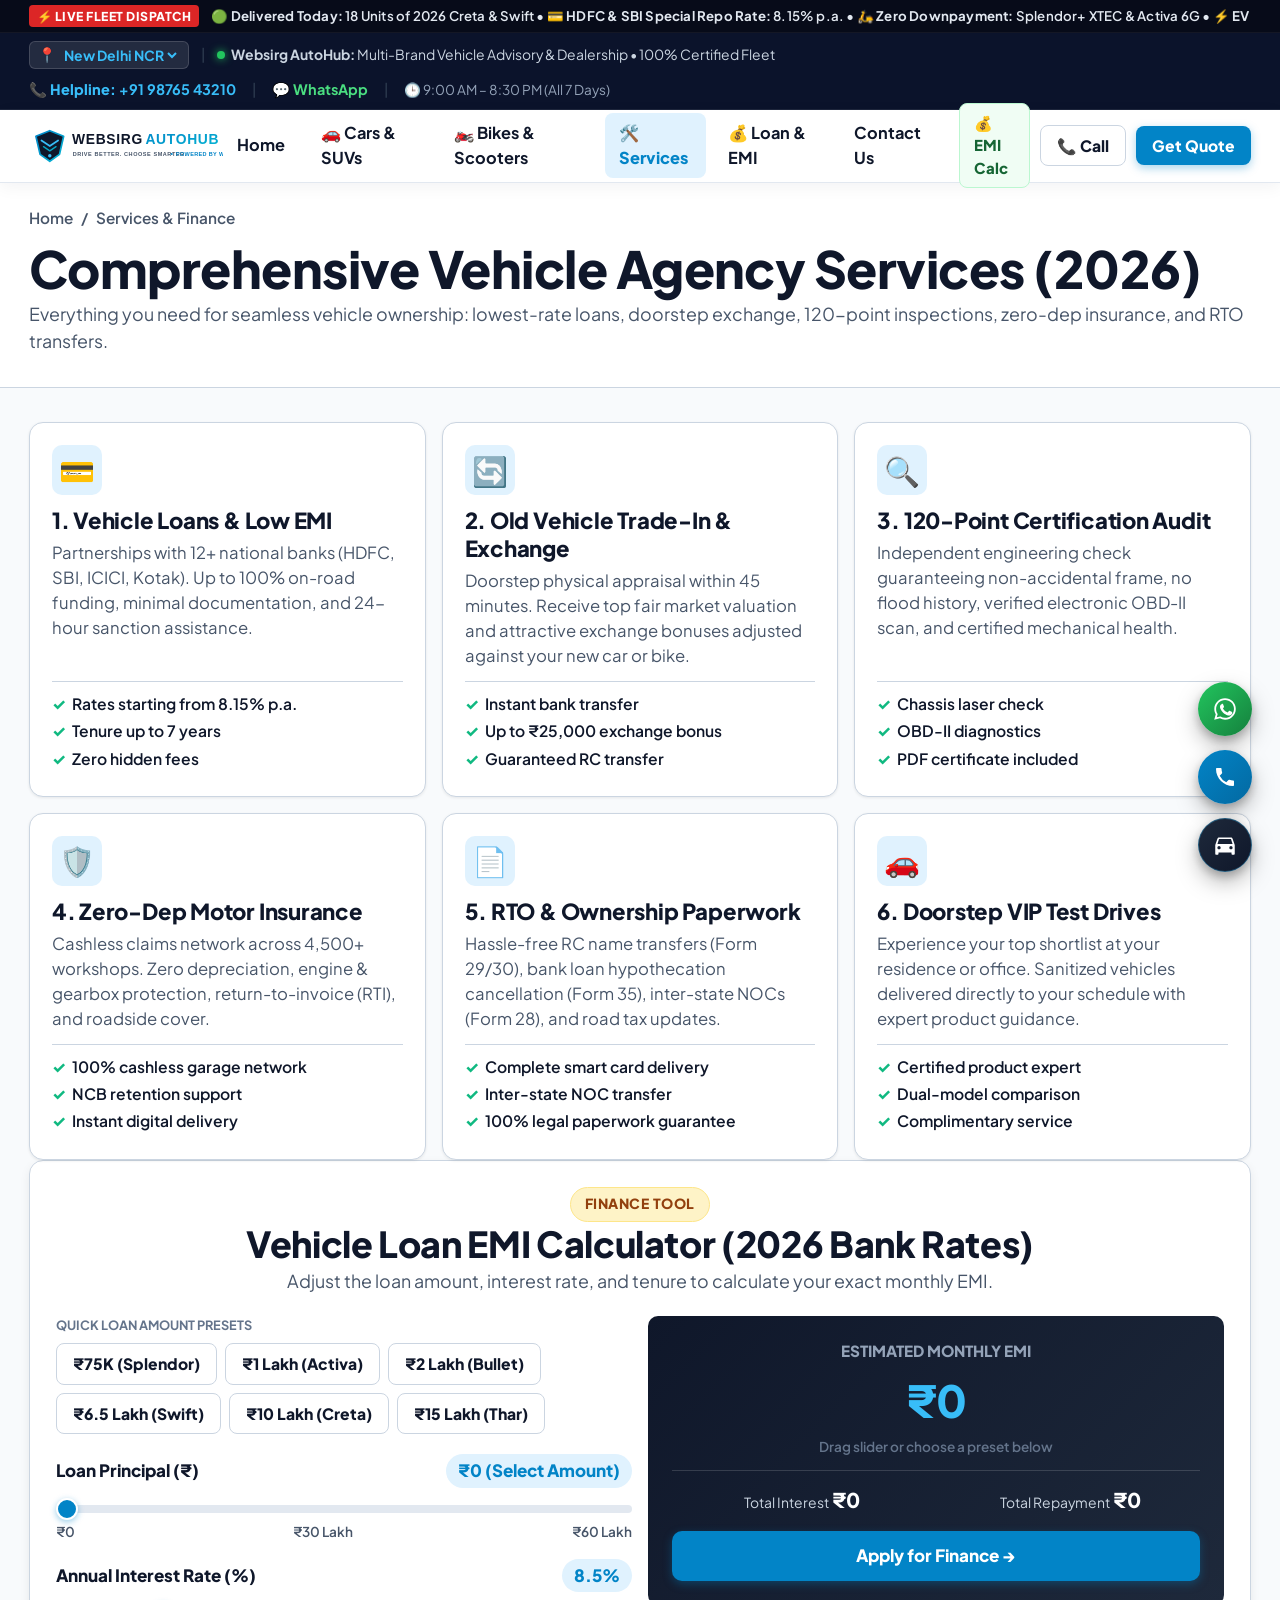
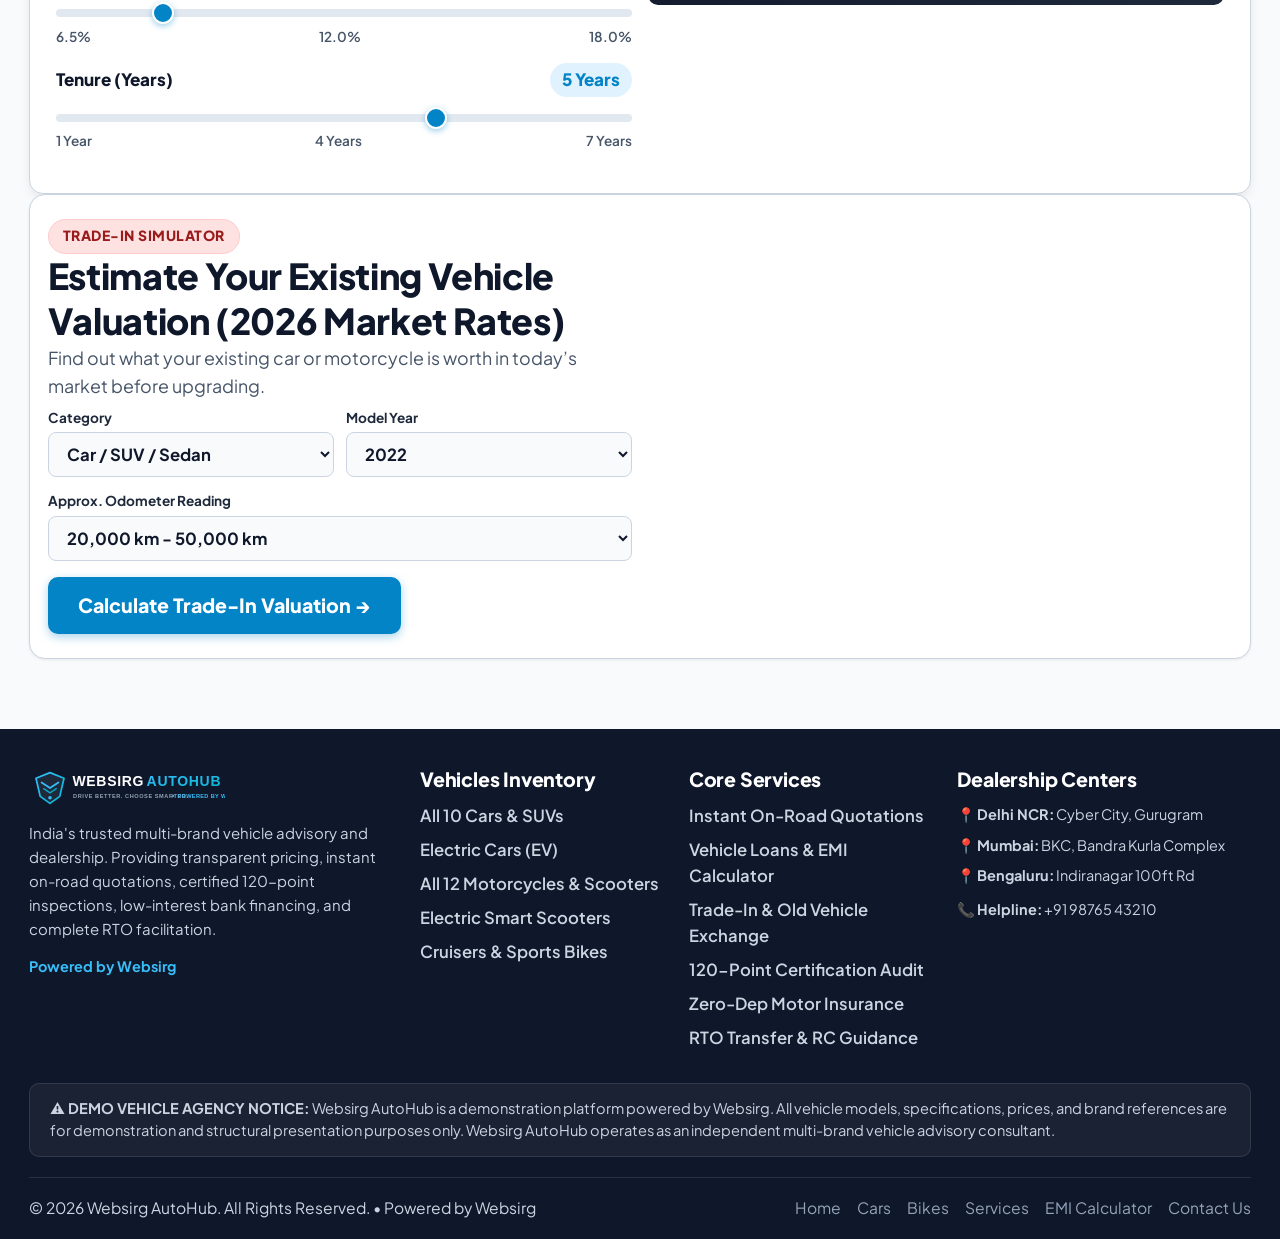
<file: services.html>
<!DOCTYPE html>
<html lang="en">
<head>
  <meta charset="UTF-8">
  <meta name="viewport" content="width=device-width, initial-scale=1.0">
  <title>Auto Financing, Trade-In & RTO Services | Websirg AutoHub | Websirg AutoHub</title>
  <meta name="description" content="End-to-end automotive services: 8.15% vehicle loans, 45-min doorstep exchange appraisal, 120-point inspections, zero-dep insurance and RTO transfers.">
  <link rel="icon" type="image/svg+xml" href="assets/images/favicon.svg">
  <link rel="stylesheet" href="assets/css/style.css">
</head>
<body>
  
  <!-- Live Fleet & Finance Ticker -->
  <div class="live-ticker-bar">
    <div class="container">
      <div class="live-ticker-content">
        <span class="ticker-badge">⚡ LIVE FLEET DISPATCH</span>
        <span class="ticker-text">🟢 <strong>Delivered Today:</strong> 18 Units of 2026 Creta & Swift • 💳 <strong>HDFC & SBI Special Repo Rate:</strong> 8.15% p.a. • 🛵 <strong>Zero Downpayment:</strong> Splendor+ XTEC & Activa 6G • ⚡ <strong>EV Subsidy:</strong> ₹18,000 Direct Benefit on Ola S1 & Ather • 🛡️ <strong>120-Point Guarantee:</strong> Non-Accidental Certificate Included</span>
      </div>
    </div>
  </div>

  <!-- Top Executive Advisory Bar -->
  <div class="top-bar">
    <div class="container top-bar-content">
      <div class="top-bar-left">
        <div class="top-city-picker">
          <span>📍</span>
          <select class="top-city-select" id="headerCitySelect" aria-label="Select City">
            <option>New Delhi NCR</option>
            <option>Mumbai (BKC)</option>
            <option>Bengaluru</option>
            <option>Hyderabad</option>
            <option>Pune</option>
            <option>Lucknow</option>
            <option>Patna</option>
            <option>Jaipur</option>
            <option>Ahmedabad</option>
            <option>Kolkata</option>
          </select>
        </div>
        <span class="bar-divider">|</span>
        <div class="top-bar-trust">
          <span class="pulse-dot"></span>
          <span><strong>Websirg AutoHub:</strong> Multi-Brand Vehicle Advisory & Dealership • 100% Certified Fleet</span>
        </div>
      </div>
      <div class="top-bar-right">
        <a href="tel:+919876543210" class="top-link-accent">
          <span>📞 Helpline: <strong>+91 98765 43210</strong></span>
        </a>
        <span class="bar-divider">|</span>
        <a href="https://wa.me/919876543210?text=Hello%20Websirg%20AutoHub%2C%20I%20am%20looking%20for%20a%20vehicle" target="_blank" class="top-whatsapp-link">
          <span>💬 WhatsApp</span>
        </a>
        <span class="bar-divider">|</span>
        <span style="font-size: 0.8rem; color: #94A3B8;">🕒 9:00 AM – 8:30 PM (All 7 Days)</span>
      </div>
    </div>
  </div>

  <!-- Main Clean Navbar -->
  <header class="site-header">
    <div class="container navbar-container">
      <a href="index.html" class="brand-logo" title="Websirg AutoHub">
        <img src="assets/images/logo.svg" alt="Websirg AutoHub" class="brand-logo-img">
      </a>

      <!-- Navigation Links (Clean, Normal Agency Navigation) -->
      <nav class="nav-menu" id="navMenu">
        <div class="mobile-nav-header">
          <img src="assets/images/logo.svg" alt="Websirg AutoHub" class="mobile-logo">
          <button class="mobile-nav-close" aria-label="Close menu">&times;</button>
        </div>

        <ul class="nav-list">
          <li><a href="index.html" class="nav-link ">Home</a></li>
          <li><a href="cars.html" class="nav-link ">🚗 Cars & SUVs</a></li>
          <li><a href="bikes.html" class="nav-link ">🏍️ Bikes & Scooters</a></li>
          <li><a href="services.html" class="nav-link active">🛠️ Services</a></li>
          <li><a href="services.html#emiCalculatorSection" class="nav-link ">💰 Loan & EMI</a></li>
          <li><a href="contact.html" class="nav-link ">Contact Us</a></li>
        </ul>

        <div class="nav-actions">
          <a href="services.html#emiCalculatorSection" class="btn-header-emi" title="Calculate Vehicle Loan EMI">
            <span>💰 EMI Calc</span>
          </a>
          <a href="tel:+919876543210" class="btn btn-outline btn-sm">
            <span>📞 Call</span>
          </a>
          <a href="index.html#quotationSection" class="btn btn-primary btn-sm">
            <span>Get Quote</span>
          </a>
        </div>
      </nav>

      <button class="mobile-nav-toggle" aria-label="Toggle navigation">
        <span class="bar"></span>
        <span class="bar"></span>
        <span class="bar"></span>
      </button>
    </div>
  </header>
  <div class="mobile-nav-backdrop"></div>
  

  <main id="mainContent">
    
<section class="page-header-clean">
  <div class="container">
    <div class="breadcrumb-clean">
      <a href="index.html">Home</a>
      <span>/</span>
      <span>Services & Finance</span>
    </div>
    <h1>Comprehensive Vehicle Agency Services (2026)</h1>
    <p class="text-muted">Everything you need for seamless vehicle ownership: lowest-rate loans, doorstep exchange, 120-point inspections, zero-dep insurance, and RTO transfers.</p>
  </div>
</section>

<!-- 6 Services Overview Grid -->
<section class="section">
  <div class="container">
    <div class="grid grid-3 mb-5">
      <div class="service-clean-card">
        <div class="service-icon-wrap">💳</div>
        <h3>1. Vehicle Loans & Low EMI</h3>
        <p>Partnerships with 12+ national banks (HDFC, SBI, ICICI, Kotak). Up to 100% on-road funding, minimal documentation, and 24-hour sanction assistance.</p>
        <ul class="service-features-list">
          <li><span>✓</span> Rates starting from 8.15% p.a.</li>
          <li><span>✓</span> Tenure up to 7 years</li>
          <li><span>✓</span> Zero hidden fees</li>
        </ul>
      </div>

      <div class="service-clean-card">
        <div class="service-icon-wrap">🔄</div>
        <h3>2. Old Vehicle Trade-In & Exchange</h3>
        <p>Doorstep physical appraisal within 45 minutes. Receive top fair market valuation and attractive exchange bonuses adjusted against your new car or bike.</p>
        <ul class="service-features-list">
          <li><span>✓</span> Instant bank transfer</li>
          <li><span>✓</span> Up to ₹25,000 exchange bonus</li>
          <li><span>✓</span> Guaranteed RC transfer</li>
        </ul>
      </div>

      <div class="service-clean-card">
        <div class="service-icon-wrap">🔍</div>
        <h3>3. 120-Point Certification Audit</h3>
        <p>Independent engineering check guaranteeing non-accidental frame, no flood history, verified electronic OBD-II scan, and certified mechanical health.</p>
        <ul class="service-features-list">
          <li><span>✓</span> Chassis laser check</li>
          <li><span>✓</span> OBD-II diagnostics</li>
          <li><span>✓</span> PDF certificate included</li>
        </ul>
      </div>

      <div class="service-clean-card">
        <div class="service-icon-wrap">🛡️</div>
        <h3>4. Zero-Dep Motor Insurance</h3>
        <p>Cashless claims network across 4,500+ workshops. Zero depreciation, engine & gearbox protection, return-to-invoice (RTI), and roadside cover.</p>
        <ul class="service-features-list">
          <li><span>✓</span> 100% cashless garage network</li>
          <li><span>✓</span> NCB retention support</li>
          <li><span>✓</span> Instant digital delivery</li>
        </ul>
      </div>

      <div class="service-clean-card">
        <div class="service-icon-wrap">📄</div>
        <h3>5. RTO & Ownership Paperwork</h3>
        <p>Hassle-free RC name transfers (Form 29/30), bank loan hypothecation cancellation (Form 35), inter-state NOCs (Form 28), and road tax updates.</p>
        <ul class="service-features-list">
          <li><span>✓</span> Complete smart card delivery</li>
          <li><span>✓</span> Inter-state NOC transfer</li>
          <li><span>✓</span> 100% legal paperwork guarantee</li>
        </ul>
      </div>

      <div class="service-clean-card">
        <div class="service-icon-wrap">🚗</div>
        <h3>6. Doorstep VIP Test Drives</h3>
        <p>Experience your top shortlist at your residence or office. Sanitized vehicles delivered directly to your schedule with expert product guidance.</p>
        <ul class="service-features-list">
          <li><span>✓</span> Certified product expert</li>
          <li><span>✓</span> Dual-model comparison</li>
          <li><span>✓</span> Complimentary service</li>
        </ul>
      </div>
    </div>

    <!-- EMI Calculator Block (Dedicated Page Location) -->
    <div class="emi-clean-box mb-5" id="emiCalculatorSection">
      <div class="section-header text-center mb-4">
        <span class="badge badge-featured mb-2">Finance Tool</span>
        <h2>Vehicle Loan EMI Calculator (2026 Bank Rates)</h2>
        <p class="text-muted">Adjust the loan amount, interest rate, and tenure to calculate your exact monthly EMI.</p>
      </div>

      <div class="grid grid-2 align-center">
        <div>
          <!-- Quick Preset Buttons -->
          <div style="margin-bottom: 20px;">
            <label style="display: block; font-size: 0.75rem; font-weight: 700; color: #64748B; text-transform: uppercase; margin-bottom: 8px;">Quick Loan Amount Presets</label>
            <div style="display: flex; gap: 8px; flex-wrap: wrap;">
              <button type="button" class="btn btn-outline btn-sm emi-preset-btn" data-val="75000">₹75K (Splendor)</button>
              <button type="button" class="btn btn-outline btn-sm emi-preset-btn" data-val="100000">₹1 Lakh (Activa)</button>
              <button type="button" class="btn btn-outline btn-sm emi-preset-btn" data-val="200000">₹2 Lakh (Bullet)</button>
              <button type="button" class="btn btn-outline btn-sm emi-preset-btn" data-val="650000">₹6.5 Lakh (Swift)</button>
              <button type="button" class="btn btn-outline btn-sm emi-preset-btn" data-val="1000000">₹10 Lakh (Creta)</button>
              <button type="button" class="btn btn-outline btn-sm emi-preset-btn" data-val="1500000">₹15 Lakh (Thar)</button>
            </div>
          </div>

          <div class="emi-slider-group">
            <div class="slider-label-row">
              <label for="emiLoanAmount">Loan Principal (₹)</label>
              <span class="slider-val-badge" id="emiLoanVal">₹0 (Select Amount)</span>
            </div>
            <input type="range" id="emiLoanAmount" min="0" max="6000000" step="25000" value="0" class="range-slider-clean">
            <div class="slider-scale-row">
              <span>₹0</span>
              <span>₹30 Lakh</span>
              <span>₹60 Lakh</span>
            </div>
          </div>

          <div class="emi-slider-group">
            <div class="slider-label-row">
              <label for="emiInterestRate">Annual Interest Rate (%)</label>
              <span class="slider-val-badge" id="emiRateVal">8.5%</span>
            </div>
            <input type="range" id="emiInterestRate" min="6.5" max="18.0" step="0.1" value="8.5" class="range-slider-clean">
            <div class="slider-scale-row">
              <span>6.5%</span>
              <span>12.0%</span>
              <span>18.0%</span>
            </div>
          </div>

          <div class="emi-slider-group">
            <div class="slider-label-row">
              <label for="emiTenureYears">Tenure (Years)</label>
              <span class="slider-val-badge" id="emiTenureVal">5 Years</span>
            </div>
            <input type="range" id="emiTenureYears" min="1" max="7" step="1" value="5" class="range-slider-clean">
            <div class="slider-scale-row">
              <span>1 Year</span>
              <span>4 Years</span>
              <span>7 Years</span>
            </div>
          </div>
        </div>

        <div>
          <div class="emi-output-card">
            <span class="emi-output-main-label">Estimated Monthly EMI</span>
            <div class="emi-output-amount" id="emiMonthlyVal">₹0 <span style="font-size: 0.8rem; font-weight: 600; color: #64748B; display: block; margin-top: 4px;">Drag slider or choose a preset below</span></div>
            <div class="emi-output-grid">
              <div class="emi-submetric">
                <span class="emi-submetric-label">Total Interest</span>
                <span class="emi-submetric-val" id="emiTotalInterestVal">₹0</span>
              </div>
              <div class="emi-submetric">
                <span class="emi-submetric-label">Total Repayment</span>
                <span class="emi-submetric-val" id="emiTotalPayableVal">₹0</span>
              </div>
            </div>
            <button type="button" class="btn btn-primary w-100" data-open-modal="test-drive">Apply for Finance →</button>
          </div>
        </div>
      </div>
    </div>

    <!-- Exchange Valuation Estimator Block -->
    <div style="padding: 24px 18px; background: #FFFFFF; border: 1.5px solid var(--border-color); border-radius: 16px; box-shadow: var(--shadow-sm);" id="exchangeEstimatorSection">
      <div class="grid grid-2 align-center">
        <div>
          <span class="badge badge-popular mb-2">Trade-In Simulator</span>
          <h2>Estimate Your Existing Vehicle Valuation (2026 Market Rates)</h2>
          <p class="text-muted mt-2 mb-4">Find out what your existing car or motorcycle is worth in today’s market before upgrading.</p>

          <form id="exchangeEstimatorForm">
            <div class="form-row-2col">
              <div>
                <label style="display: block; font-size: 0.8rem; font-weight: 700; margin-bottom: 4px;">Category</label>
                <select id="exchType" class="form-control-clean">
                  <option value="car">Car / SUV / Sedan</option>
                  <option value="bike">Motorcycle / Scooter</option>
                </select>
              </div>
              <div>
                <label style="display: block; font-size: 0.8rem; font-weight: 700; margin-bottom: 4px;">Model Year</label>
                <select id="exchYear" class="form-control-clean">
                  <option value="2025">2025</option>
                  <option value="2024">2024</option>
                  <option value="2023">2023</option>
                  <option value="2022" selected>2022</option>
                  <option value="2021">2021</option>
                  <option value="2020">2020</option>
                  <option value="2019">2019</option>
                  <option value="2018">2018</option>
                </select>
              </div>
            </div>

            <div style="margin-bottom: 16px;">
              <label style="display: block; font-size: 0.8rem; font-weight: 700; margin-bottom: 4px;">Approx. Odometer Reading</label>
              <select id="exchKms" class="form-control-clean">
                <option value="15000">Under 20,000 km</option>
                <option value="35000" selected>20,000 km - 50,000 km</option>
                <option value="70000">50,000 km - 80,000 km</option>
                <option value="100000">Above 80,000 km</option>
              </select>
            </div>

            <button type="submit" class="btn btn-primary w-100 btn-lg">Calculate Trade-In Valuation →</button>
          </form>
        </div>

        <div>
          <div id="exchangeResultCard" style="display: none; background: linear-gradient(135deg, #0F172A 0%, #1E293B 100%); color: #FFFFFF; border-radius: 12px; padding: 28px; text-align: center;">
            <span style="font-size: 0.85rem; text-transform: uppercase; font-weight: 800; color: #38BDF8;">Estimated Market Value</span>
            <div id="exchangeValuationRange" style="font-size: 2.2rem; font-weight: 900; color: #FFFFFF; margin: 8px 0 16px 0;">₹-- Lakh</div>
            <p style="font-size: 0.85rem; color: #CBD5E1; margin-bottom: 16px;">*Based on real-time transaction data. Get an additional ₹15,000 AutoHub Exchange Bonus upon final inspection.</p>
            <button type="button" class="btn btn-primary w-100" data-open-modal="test-drive">Book Free Physical Inspection</button>
          </div>
        </div>
      </div>
    </div>
  </div>
</section>

  </main>

  
  <!-- Site Footer -->
  <footer class="site-footer">
    <div class="container">
      <div class="footer-grid">
        <!-- Col 1 -->
        <div>
          <img src="assets/images/logo-white.svg" alt="Websirg AutoHub" class="footer-logo">
          <p style="font-size: 0.88rem; line-height: 1.6; margin-bottom: 16px;">
            India's trusted multi-brand vehicle advisory and dealership. Providing transparent pricing, instant on-road quotations, certified 120-point inspections, low-interest bank financing, and complete RTO facilitation.
          </p>
          <div style="font-size: 0.85rem; color: #38BDF8; font-weight: 700;">
            Powered by Websirg
          </div>
        </div>

        <!-- Col 2 -->
        <div>
          <h4 class="footer-col-title">Vehicles Inventory</h4>
          <ul class="footer-links">
            <li><a href="cars.html">All 10 Cars & SUVs</a></li>
            <li><a href="cars.html?fuel=electric">Electric Cars (EV)</a></li>
            <li><a href="bikes.html">All 12 Motorcycles & Scooters</a></li>
            <li><a href="bikes.html?fuel=electric">Electric Smart Scooters</a></li>
            <li><a href="bikes.html?style=sports">Cruisers & Sports Bikes</a></li>
          </ul>
        </div>

        <!-- Col 3 -->
        <div>
          <h4 class="footer-col-title">Core Services</h4>
          <ul class="footer-links">
            <li><a href="index.html#quotationSection">Instant On-Road Quotations</a></li>
            <li><a href="services.html#emiCalculatorSection">Vehicle Loans & EMI Calculator</a></li>
            <li><a href="services.html#exchangeEstimatorSection">Trade-In & Old Vehicle Exchange</a></li>
            <li><a href="services.html">120-Point Certification Audit</a></li>
            <li><a href="services.html">Zero-Dep Motor Insurance</a></li>
            <li><a href="services.html">RTO Transfer & RC Guidance</a></li>
          </ul>
        </div>

        <!-- Col 4 -->
        <div>
          <h4 class="footer-col-title">Dealership Centers</h4>
          <p style="font-size: 0.85rem; margin-bottom: 8px;">📍 <strong>Delhi NCR:</strong> Cyber City, Gurugram</p>
          <p style="font-size: 0.85rem; margin-bottom: 8px;">📍 <strong>Mumbai:</strong> BKC, Bandra Kurla Complex</p>
          <p style="font-size: 0.85rem; margin-bottom: 12px;">📍 <strong>Bengaluru:</strong> Indiranagar 100ft Rd</p>
          <p style="font-size: 0.85rem;">📞 <strong>Helpline:</strong> +91 98765 43210</p>
        </div>
      </div>

      <!-- Legal Demo Disclaimer Box -->
      <div class="footer-disclaimer-box">
        <strong>⚠️ DEMO VEHICLE AGENCY NOTICE:</strong> Websirg AutoHub is a demonstration platform powered by Websirg. All vehicle models, specifications, prices, and brand references are for demonstration and structural presentation purposes only. Websirg AutoHub operates as an independent multi-brand vehicle advisory consultant.
      </div>

      <!-- Bottom Bar -->
      <div class="footer-bottom">
        <div>© 2026 Websirg AutoHub. All Rights Reserved. • Powered by Websirg</div>
        <div style="display: flex; gap: 16px;">
          <a href="index.html" style="color: #94A3B8;">Home</a>
          <a href="cars.html" style="color: #94A3B8;">Cars</a>
          <a href="bikes.html" style="color: #94A3B8;">Bikes</a>
          <a href="services.html" style="color: #94A3B8;">Services</a>
          <a href="services.html#emiCalculatorSection" style="color: #94A3B8;">EMI Calculator</a>
          <a href="contact.html" style="color: #94A3B8;">Contact Us</a>
        </div>
      </div>
    </div>
  </footer>

  <!-- Floating Contact Buttons (Icon-Only + Animated Wave & Radar Pulse) -->
  <div class="floating-actions" aria-label="Floating Quick Actions">
    <a href="https://wa.me/919876543210?text=Hello%20Websirg%20AutoHub,%20I%20need%20vehicle%20assistance." target="_blank" rel="noopener noreferrer" class="float-btn float-whatsapp" title="Chat on WhatsApp" aria-label="WhatsApp">
      <span class="float-tooltip">Chat on WhatsApp</span>
      <svg class="float-icon" viewBox="0 0 24 24" width="26" height="26" fill="currentColor" aria-hidden="true">
        <path d="M12.04 2C6.58 2 2.13 6.45 2.13 11.91C2.13 13.66 2.59 15.36 3.45 16.86L2.05 22L7.3 20.62C8.75 21.41 10.38 21.83 12.04 21.83C17.5 21.83 21.95 17.38 21.95 11.92C21.95 9.27 20.92 6.78 19.05 4.91C17.18 3.03 14.69 2 12.04 2M12.05 3.67C14.25 3.67 16.31 4.53 17.87 6.09C19.42 7.65 20.28 9.72 20.28 11.92C20.28 16.46 16.58 20.15 12.04 20.15C10.56 20.15 9.11 19.76 7.85 19L7.55 18.83L4.43 19.65L5.26 16.61L5.06 16.29C4.24 14.99 3.8 13.47 3.8 11.91C3.81 7.37 7.5 3.67 12.05 3.67M9.13 7.5C8.94 7.5 8.63 7.57 8.37 7.85C8.11 8.14 7.37 8.83 7.37 10.23C7.37 11.63 8.39 12.98 8.53 13.17C8.67 13.36 10.5 16.33 13.39 17.46C15.26 18.2 15.82 17.97 16.38 17.92C17.13 17.85 18.2 17.19 18.46 16.46C18.72 15.73 18.72 15.11 18.64 14.98C18.57 14.85 18.38 14.78 18.09 14.64C17.81 14.5 16.43 13.82 16.18 13.73C15.92 13.63 15.74 13.59 15.55 13.87C15.36 14.15 14.83 14.78 14.67 14.97C14.51 15.15 14.35 15.18 14.07 15.04C13.79 14.9 12.89 14.6 11.82 13.65C10.99 12.91 10.42 12 10.26 11.72C10.1 11.44 10.24 11.29 10.38 11.15C10.51 11.02 10.66 10.82 10.8 10.66C10.94 10.5 10.99 10.38 11.08 10.19C11.18 10 11.13 9.84 11.06 9.7C10.99 9.56 10.43 8.19 10.2 7.63C9.97 7.09 9.74 7.16 9.57 7.15C9.41 7.15 9.22 7.15 9.03 7.15L9.13 7.5Z"/>
      </svg>
    </a>

    <button type="button" class="float-btn float-call" data-open-modal="call-advisor" title="Call Helpline" aria-label="Call">
      <span class="float-tooltip">Call Helpline</span>
      <svg class="float-icon" viewBox="0 0 24 24" width="24" height="24" fill="currentColor" aria-hidden="true">
        <path d="M20.01 15.38c-1.23 0-2.42-.2-3.53-.56a.977.977 0 00-1.01.24l-2.2 2.2a15.053 15.053 0 01-6.59-6.59l2.2-2.21a.96.96 0 00.25-1A11.36 11.36 0 018.57 3.99c0-.55-.45-1-1-1H4c-.55 0-1 .45-1 1 0 9.39 7.61 17 17 17 .55 0 1-.45 1-1v-3.61c0-.55-.45-1-.99-1z"/>
      </svg>
    </button>

    <button type="button" class="float-btn float-testdrive" data-open-modal="test-drive" title="Book Doorstep Test Drive" aria-label="Test Drive">
      <span class="float-tooltip">Book Test Drive</span>
      <svg class="float-icon" viewBox="0 0 24 24" width="26" height="26" fill="currentColor" aria-hidden="true">
        <path d="M18.92 6.01C18.72 5.42 18.16 5 17.5 5h-11c-.66 0-1.21.42-1.42 1.01L3 12v8c0 .55.45 1 1 1h1c.55 0 1-.45 1-1v-1h12v1c0 .55.45 1 1 1h1c.55 0 1-.45 1-1v-8l-2.08-5.99zM6.5 16c-.83 0-1.5-.67-1.5-1.5S5.67 13 6.5 13s1.5.67 1.5 1.5S7.33 16 6.5 16zm11 0c-.83 0-1.5-.67-1.5-1.5s.67-1.5 1.5-1.5 1.5.67 1.5 1.5-.67 1.5-1.5 1.5zM5 11l1.5-4.5h11L19 11H5z"/>
      </svg>
    </button>
  </div>

  <button type="button" class="back-to-top" id="backToTop" aria-label="Scroll to top">↑</button>

  <!-- Universal Call Advisor Popup Modal -->
  <div class="modal-backdrop" id="callAdvisorModal" role="dialog" aria-modal="true">
    <div class="modal-dialog" style="max-width: 440px;">
      <div class="modal-header">
        <h3 class="modal-title">📞 Connect With Vehicle Advisor</h3>
        <button type="button" class="modal-close-btn" data-close-modal aria-label="Close modal">&times;</button>
      </div>
      <div class="modal-body text-center">
        <div style="width: 58px; height: 58px; background: #E0F2FE; color: #0284C7; border-radius: 50%; display: inline-flex; align-items: center; justify-content: center; margin: 0 auto 14px auto;">
          <svg viewBox="0 0 24 24" width="28" height="28" fill="currentColor">
            <path d="M20.01 15.38c-1.23 0-2.42-.2-3.53-.56a.977.977 0 00-1.01.24l-2.2 2.2a15.053 15.053 0 01-6.59-6.59l2.2-2.21a.96.96 0 00.25-1A11.36 11.36 0 018.57 3.99c0-.55-.45-1-1-1H4c-.55 0-1 .45-1 1 0 9.39 7.61 17 17 17 .55 0 1-.45 1-1v-3.61c0-.55-.45-1-.99-1z"/>
          </svg>
        </div>
        <h4 style="font-size: 1.25rem; font-weight: 800; color: #0F172A; margin-bottom: 4px;">Websirg AutoHub Helpline</h4>
        <p style="font-size: 0.88rem; color: #64748B; margin-bottom: 16px;">Speak directly with certified automotive consultants for on-road quotes, doorstep drives, and instant loan sanction.</p>
        
        <div style="background: #F8FAFC; border: 1.5px solid #E2E8F0; border-radius: 12px; padding: 14px; margin-bottom: 16px;">
          <div style="font-size: 0.78rem; font-weight: 700; color: #64748B; text-transform: uppercase; margin-bottom: 4px;">Advisory Helpline Number</div>
          <a href="tel:+919876543210" style="font-size: 1.45rem; font-weight: 900; color: #0284C7; text-decoration: none; display: block;">+91 98765 43210</a>
          <div style="font-size: 0.8rem; color: #10B981; font-weight: 700; margin-top: 4px;">● Specialists Online (9:00 AM – 8:30 PM)</div>
        </div>

        <div style="display: flex; gap: 10px;">
          <a href="tel:+919876543210" class="btn btn-primary btn-lg" style="flex: 1; text-decoration: none;">
            <span>📞 Call Now</span>
          </a>
          <a href="https://wa.me/919876543210?text=Hello%20Websirg%20AutoHub,%20please%20connect%20me%20with%20an%20advisor." target="_blank" class="btn btn-whatsapp btn-lg" style="flex: 1; text-decoration: none;">
            <span>💬 WhatsApp</span>
          </a>
        </div>
      </div>
    </div>
  </div>

  <!-- Universal Test Drive Modal -->
  <div class="modal-backdrop" id="testDriveModal" role="dialog" aria-modal="true">
    <div class="modal-dialog">
      <div class="modal-header">
        <h3 class="modal-title">Book 2026 Doorstep Test Drive</h3>
        <button type="button" class="modal-close-btn" data-close-modal aria-label="Close modal">&times;</button>
      </div>
      <div class="modal-body">
        <p style="font-size: 0.88rem; color: #64748B; margin-bottom: 20px;">
          Experience your preferred 2026 car or motorcycle at your doorstep with expert guidance and zero obligation.
        </p>
        <form data-lead-form>
          <div style="margin-bottom: 14px;">
            <label style="display: block; font-size: 0.8rem; font-weight: 700; color: #0F172A; margin-bottom: 4px;">Selected Vehicle / Model</label>
            <input type="text" id="modalVehicleSelect" class="form-control-clean" placeholder="e.g. 2026 Hyundai Creta, Hero Splendor+, Maruti Swift, Bullet 350..." required>
          </div>
          <div class="form-row-2col">
            <div>
              <label style="display: block; font-size: 0.8rem; font-weight: 700; color: #0F172A; margin-bottom: 4px;">Full Name</label>
              <input type="text" class="form-control-clean" placeholder="Your Name" required>
            </div>
            <div>
              <label style="display: block; font-size: 0.8rem; font-weight: 700; color: #0F172A; margin-bottom: 4px;">Phone Number</label>
              <input type="tel" class="form-control-clean" placeholder="+91 98765 43210" required>
            </div>
          </div>
          <div class="form-row-2col">
            <div>
              <label style="display: block; font-size: 0.8rem; font-weight: 700; color: #0F172A; margin-bottom: 4px;">City Location</label>
              <select class="form-control-clean" required>
                <option value="Delhi NCR">Delhi NCR (Gurugram/Noida)</option>
                <option value="Mumbai">Mumbai</option>
                <option value="Bengaluru">Bengaluru</option>
                <option value="Hyderabad">Hyderabad</option>
                <option value="Pune">Pune</option>
                <option value="Other">Other City</option>
              </select>
            </div>
            <div>
              <label style="display: block; font-size: 0.8rem; font-weight: 700; color: #0F172A; margin-bottom: 4px;">Preferred Date</label>
              <input type="date" class="form-control-clean" required>
            </div>
          </div>
          <button type="submit" class="btn btn-primary w-100 btn-lg" style="width: 100%; margin-top: 8px;">
            Confirm Test Drive Booking
          </button>
          <p style="font-size: 0.75rem; color: #64748B; text-align: center; margin-top: 10px;">
            🔒 100% Privacy. Zero spam. An AutoHub Advisor will call you within 30 minutes.
          </p>
        </form>
      </div>
    </div>
  </div>
  

  <script src="assets/js/vehicles-data.js"></script>
  <script src="assets/js/main.js"></script>
</body>
</html>
</file>
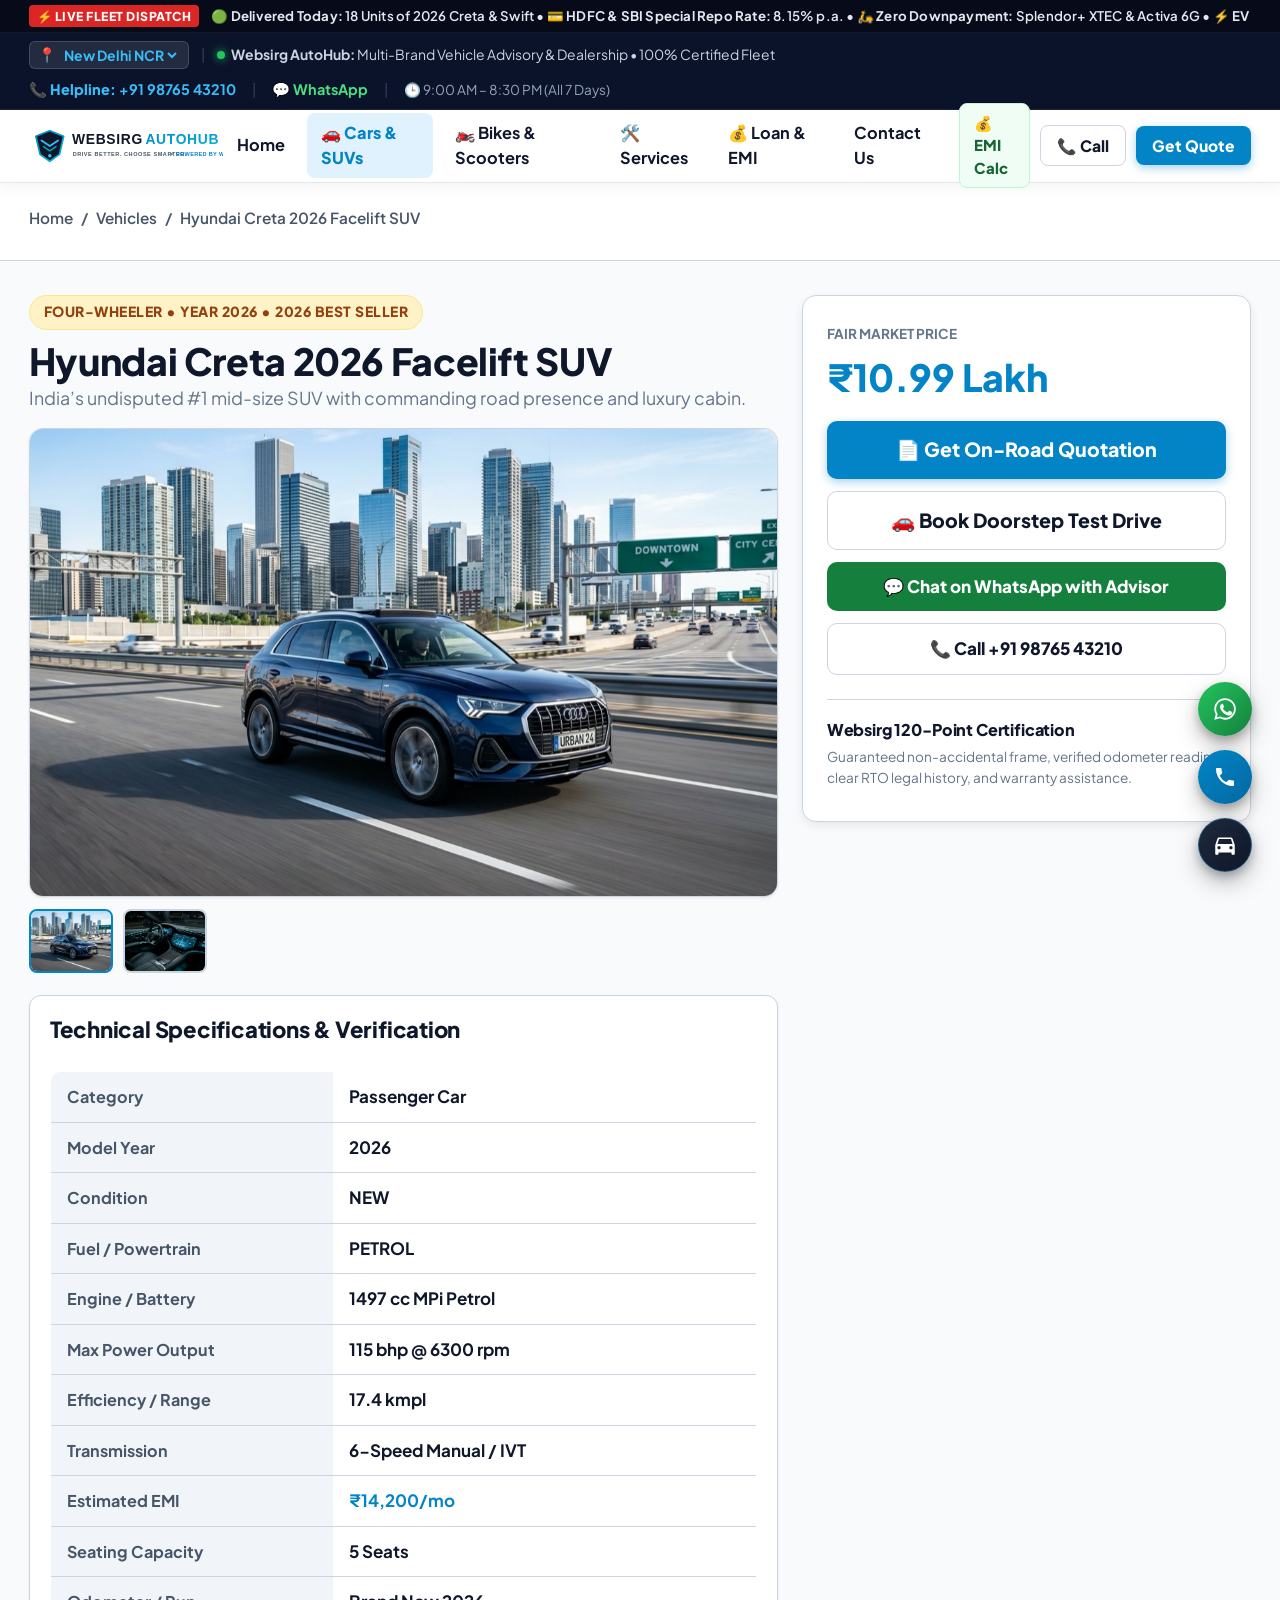
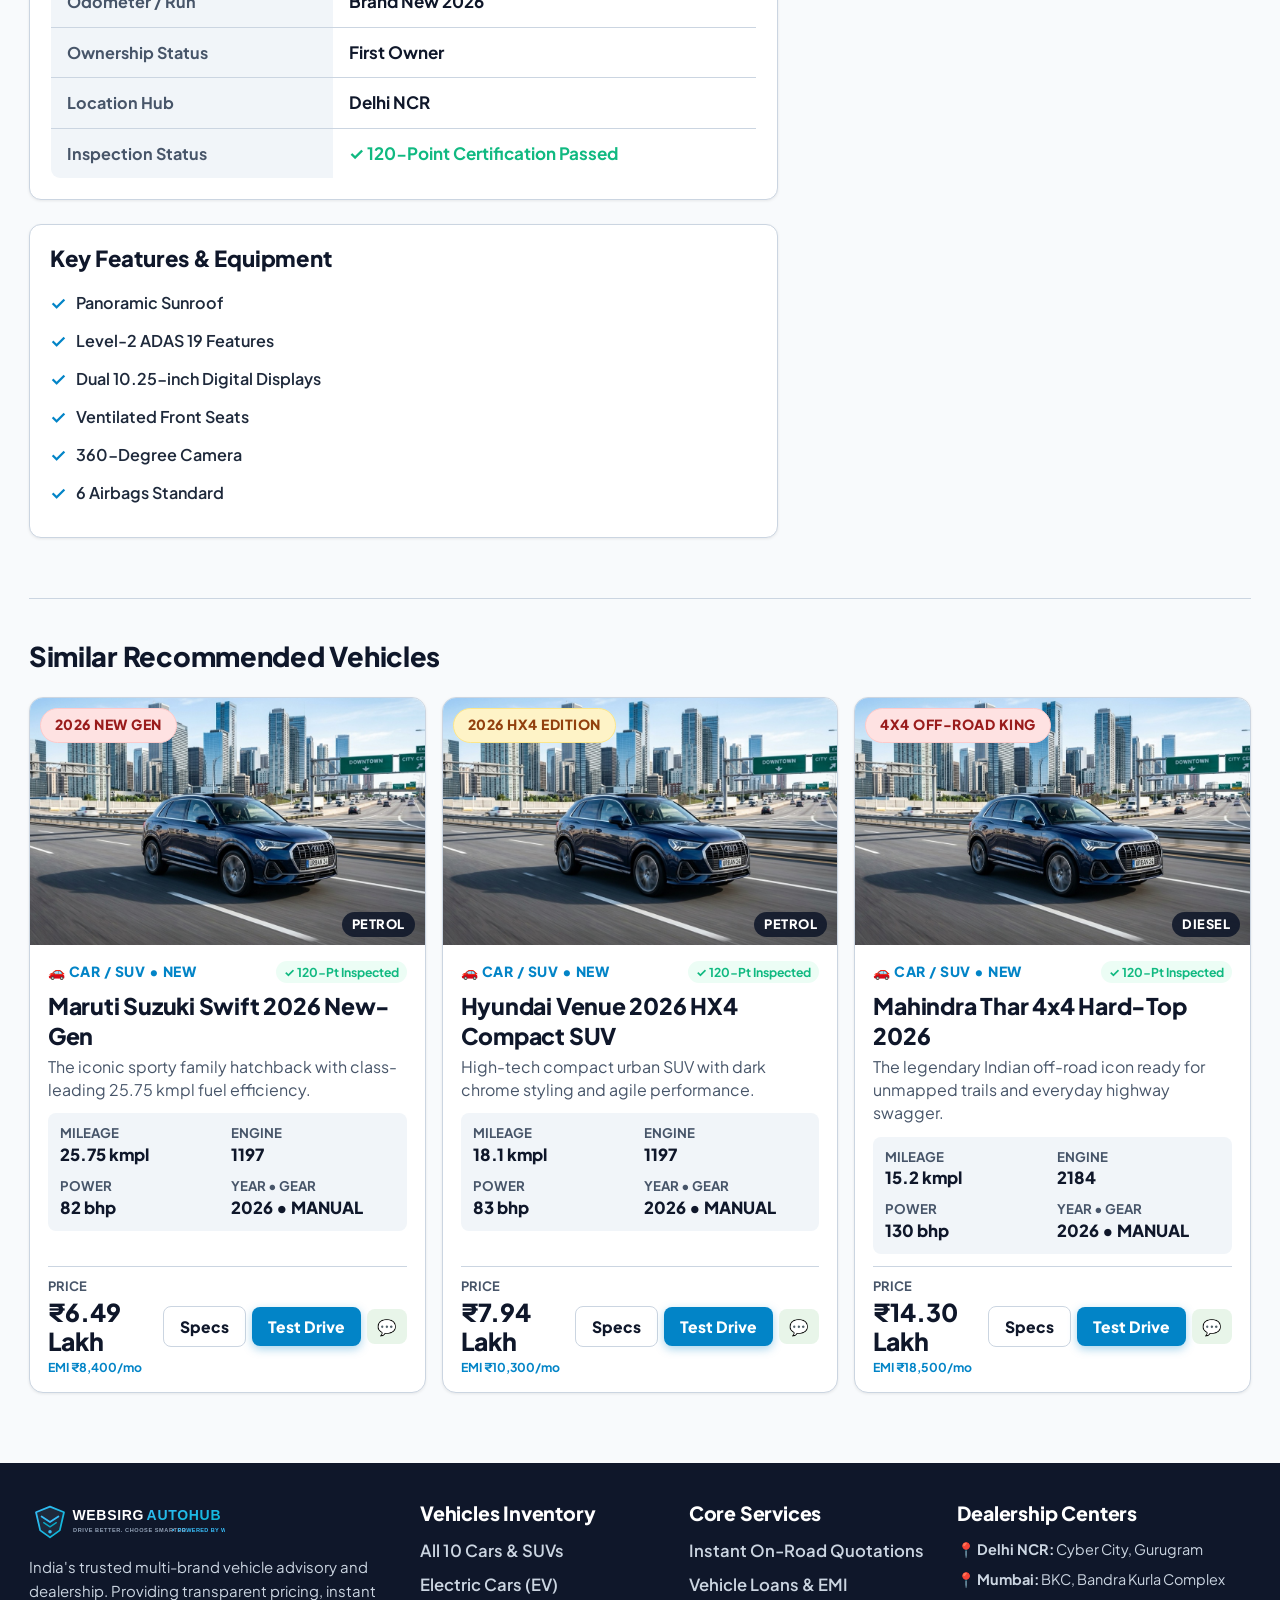
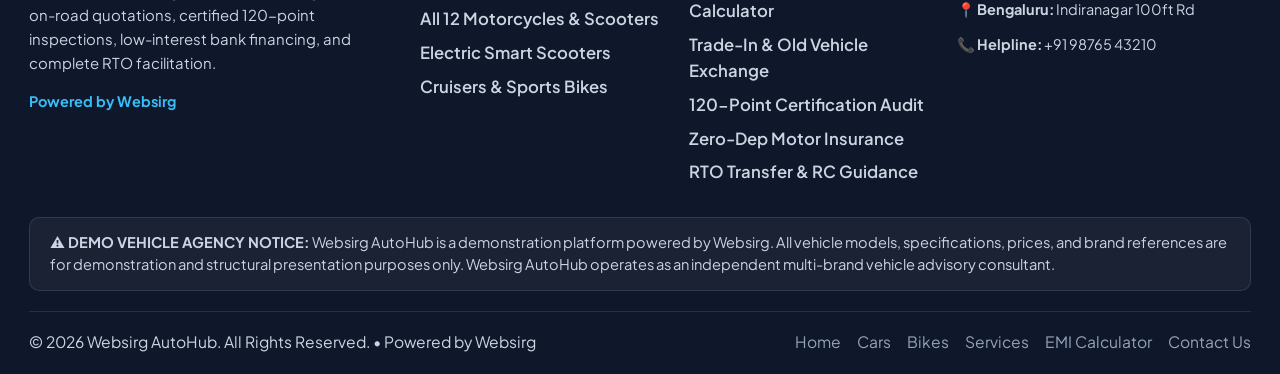
<file: vehicle-details.html>
<!DOCTYPE html>
<html lang="en">
<head>
  <meta charset="UTF-8">
  <meta name="viewport" content="width=device-width, initial-scale=1.0">
  <title>Vehicle Verification & Technical Specs | Websirg AutoHub</title>
  <meta name="description" content="Detailed mechanical specifications, 120-point inspection results, high-resolution photo gallery and financing calculator for certified vehicles.">
  <link rel="icon" type="image/svg+xml" href="assets/images/favicon.svg">
  <link rel="stylesheet" href="assets/css/style.css">
</head>
<body>
  
  <!-- Live Fleet & Finance Ticker -->
  <div class="live-ticker-bar">
    <div class="container">
      <div class="live-ticker-content">
        <span class="ticker-badge">⚡ LIVE FLEET DISPATCH</span>
        <span class="ticker-text">🟢 <strong>Delivered Today:</strong> 18 Units of 2026 Creta & Swift • 💳 <strong>HDFC & SBI Special Repo Rate:</strong> 8.15% p.a. • 🛵 <strong>Zero Downpayment:</strong> Splendor+ XTEC & Activa 6G • ⚡ <strong>EV Subsidy:</strong> ₹18,000 Direct Benefit on Ola S1 & Ather • 🛡️ <strong>120-Point Guarantee:</strong> Non-Accidental Certificate Included</span>
      </div>
    </div>
  </div>

  <!-- Top Executive Advisory Bar -->
  <div class="top-bar">
    <div class="container top-bar-content">
      <div class="top-bar-left">
        <div class="top-city-picker">
          <span>📍</span>
          <select class="top-city-select" id="headerCitySelect" aria-label="Select City">
            <option>New Delhi NCR</option>
            <option>Mumbai (BKC)</option>
            <option>Bengaluru</option>
            <option>Hyderabad</option>
            <option>Pune</option>
            <option>Lucknow</option>
            <option>Patna</option>
            <option>Jaipur</option>
            <option>Ahmedabad</option>
            <option>Kolkata</option>
          </select>
        </div>
        <span class="bar-divider">|</span>
        <div class="top-bar-trust">
          <span class="pulse-dot"></span>
          <span><strong>Websirg AutoHub:</strong> Multi-Brand Vehicle Advisory & Dealership • 100% Certified Fleet</span>
        </div>
      </div>
      <div class="top-bar-right">
        <a href="tel:+919876543210" class="top-link-accent">
          <span>📞 Helpline: <strong>+91 98765 43210</strong></span>
        </a>
        <span class="bar-divider">|</span>
        <a href="https://wa.me/919876543210?text=Hello%20Websirg%20AutoHub%2C%20I%20am%20looking%20for%20a%20vehicle" target="_blank" class="top-whatsapp-link">
          <span>💬 WhatsApp</span>
        </a>
        <span class="bar-divider">|</span>
        <span style="font-size: 0.8rem; color: #94A3B8;">🕒 9:00 AM – 8:30 PM (All 7 Days)</span>
      </div>
    </div>
  </div>

  <!-- Main Clean Navbar -->
  <header class="site-header">
    <div class="container navbar-container">
      <a href="index.html" class="brand-logo" title="Websirg AutoHub">
        <img src="assets/images/logo.svg" alt="Websirg AutoHub" class="brand-logo-img">
      </a>

      <!-- Navigation Links (Clean, Normal Agency Navigation) -->
      <nav class="nav-menu" id="navMenu">
        <div class="mobile-nav-header">
          <img src="assets/images/logo.svg" alt="Websirg AutoHub" class="mobile-logo">
          <button class="mobile-nav-close" aria-label="Close menu">&times;</button>
        </div>

        <ul class="nav-list">
          <li><a href="index.html" class="nav-link ">Home</a></li>
          <li><a href="cars.html" class="nav-link active">🚗 Cars & SUVs</a></li>
          <li><a href="bikes.html" class="nav-link ">🏍️ Bikes & Scooters</a></li>
          <li><a href="services.html" class="nav-link ">🛠️ Services</a></li>
          <li><a href="services.html#emiCalculatorSection" class="nav-link ">💰 Loan & EMI</a></li>
          <li><a href="contact.html" class="nav-link ">Contact Us</a></li>
        </ul>

        <div class="nav-actions">
          <a href="services.html#emiCalculatorSection" class="btn-header-emi" title="Calculate Vehicle Loan EMI">
            <span>💰 EMI Calc</span>
          </a>
          <a href="tel:+919876543210" class="btn btn-outline btn-sm">
            <span>📞 Call</span>
          </a>
          <a href="index.html#quotationSection" class="btn btn-primary btn-sm">
            <span>Get Quote</span>
          </a>
        </div>
      </nav>

      <button class="mobile-nav-toggle" aria-label="Toggle navigation">
        <span class="bar"></span>
        <span class="bar"></span>
        <span class="bar"></span>
      </button>
    </div>
  </header>
  <div class="mobile-nav-backdrop"></div>
  

  <main id="mainContent">
    
<section class="page-header-clean">
  <div class="container">
    <div class="breadcrumb-clean">
      <a href="index.html">Home</a>
      <span>/</span>
      <a href="cars.html">Vehicles</a>
      <span>/</span>
      <span class="detail-vehicle-name">Vehicle Details</span>
    </div>
  </div>
</section>

<section class="section" id="vehicleDetailsContainer">
  <div class="container">
    <div class="detail-clean-grid">
      <!-- Main Specs & Gallery Column -->
      <div>
        <div style="margin-bottom: 16px;">
          <span class="badge badge-featured" id="detailBadge">Certified Vehicle</span>
          <h1 class="detail-vehicle-name mt-2" style="font-size: 2.2rem; margin-top: 8px;">Loading Vehicle...</h1>
          <p id="detailTagline" style="color: #64748B; font-size: 1.05rem;">Loading specifications...</p>
        </div>

        <div class="detail-main-img-box">
          <img src="assets/images/hero-automotive.jpg" alt="Vehicle View" id="detailMainImg" class="detail-main-img">
        </div>

        <div class="gallery-thumbs-row" id="detailGalleryThumbs">
          <!-- Injected by main.js -->
        </div>

        <!-- Specs Table -->
        <div style="background: #FFFFFF; border: 1.5px solid var(--border-color); border-radius: 12px; padding: 20px; margin-bottom: 24px; box-shadow: var(--shadow-sm);">
          <h2 style="font-size: 1.3rem; margin-bottom: 16px;">Technical Specifications & Verification</h2>
          <div class="specs-table-wrapper">
            <table class="specs-matrix-table" id="detailSpecsTable">
              <!-- Injected by main.js -->
            </table>
          </div>
        </div>

        <!-- Features Checklist -->
        <div style="background: #FFFFFF; border: 1.5px solid var(--border-color); border-radius: 12px; padding: 20px; box-shadow: var(--shadow-sm);">
          <h2 style="font-size: 1.3rem; margin-bottom: 16px;">Key Features & Equipment</h2>
          <ul id="detailFeaturesList" style="list-style: none; padding: 0;">
            <!-- Injected by main.js -->
          </ul>
        </div>
      </div>

      <!-- Sticky Price & Booking Column -->
      <div>
        <div class="sticky-pricing-card">
          <span style="font-size: 0.8rem; font-weight: 700; color: #64748B; text-transform: uppercase;">Fair Market Price</span>
          <div class="detail-vehicle-price" style="font-size: 2.2rem; font-weight: 900; color: #0284C7; margin: 4px 0 16px 0;">₹-- Lakh</div>

          <a href="index.html#quotationSection" class="btn btn-primary w-100 btn-lg mb-3" style="width: 100%; margin-bottom: 12px; text-decoration: none; text-align: center; display: block;">
            📄 Get On-Road Quotation
          </a>
          <button type="button" class="btn btn-outline w-100 btn-lg mb-3" style="width: 100%; margin-bottom: 12px;" id="detailBookTestDriveBtn" data-open-modal="test-drive">
            🚗 Book Doorstep Test Drive
          </button>
          <a href="#" id="detailWhatsAppBtn" target="_blank" class="btn btn-whatsapp w-100 mb-3" style="width: 100%; margin-bottom: 12px;">
            💬 Chat on WhatsApp with Advisor
          </a>
          <a href="tel:+919876543210" class="btn btn-outline w-100" style="width: 100%;">
            📞 Call +91 98765 43210
          </a>

          <div style="margin-top: 24px; padding-top: 20px; border-top: 1px solid var(--border-color);">
            <h4 style="font-size: 0.95rem; margin-bottom: 6px;">Websirg 120-Point Certification</h4>
            <p style="font-size: 0.8rem; color: #64748B;">Guaranteed non-accidental frame, verified odometer reading, clear RTO legal history, and warranty assistance.</p>
          </div>
        </div>
      </div>
    </div>

    <!-- Similar Vehicles -->
    <div style="margin-top: 60px; padding-top: 40px; border-top: 1px solid var(--border-color);">
      <h2 style="font-size: 1.6rem; margin-bottom: 24px;">Similar Recommended Vehicles</h2>
      <div class="grid grid-3" id="similarVehiclesGrid">
        <!-- Injected by main.js -->
      </div>
    </div>
  </div>
</section>

  </main>

  
  <!-- Site Footer -->
  <footer class="site-footer">
    <div class="container">
      <div class="footer-grid">
        <!-- Col 1 -->
        <div>
          <img src="assets/images/logo-white.svg" alt="Websirg AutoHub" class="footer-logo">
          <p style="font-size: 0.88rem; line-height: 1.6; margin-bottom: 16px;">
            India's trusted multi-brand vehicle advisory and dealership. Providing transparent pricing, instant on-road quotations, certified 120-point inspections, low-interest bank financing, and complete RTO facilitation.
          </p>
          <div style="font-size: 0.85rem; color: #38BDF8; font-weight: 700;">
            Powered by Websirg
          </div>
        </div>

        <!-- Col 2 -->
        <div>
          <h4 class="footer-col-title">Vehicles Inventory</h4>
          <ul class="footer-links">
            <li><a href="cars.html">All 10 Cars & SUVs</a></li>
            <li><a href="cars.html?fuel=electric">Electric Cars (EV)</a></li>
            <li><a href="bikes.html">All 12 Motorcycles & Scooters</a></li>
            <li><a href="bikes.html?fuel=electric">Electric Smart Scooters</a></li>
            <li><a href="bikes.html?style=sports">Cruisers & Sports Bikes</a></li>
          </ul>
        </div>

        <!-- Col 3 -->
        <div>
          <h4 class="footer-col-title">Core Services</h4>
          <ul class="footer-links">
            <li><a href="index.html#quotationSection">Instant On-Road Quotations</a></li>
            <li><a href="services.html#emiCalculatorSection">Vehicle Loans & EMI Calculator</a></li>
            <li><a href="services.html#exchangeEstimatorSection">Trade-In & Old Vehicle Exchange</a></li>
            <li><a href="services.html">120-Point Certification Audit</a></li>
            <li><a href="services.html">Zero-Dep Motor Insurance</a></li>
            <li><a href="services.html">RTO Transfer & RC Guidance</a></li>
          </ul>
        </div>

        <!-- Col 4 -->
        <div>
          <h4 class="footer-col-title">Dealership Centers</h4>
          <p style="font-size: 0.85rem; margin-bottom: 8px;">📍 <strong>Delhi NCR:</strong> Cyber City, Gurugram</p>
          <p style="font-size: 0.85rem; margin-bottom: 8px;">📍 <strong>Mumbai:</strong> BKC, Bandra Kurla Complex</p>
          <p style="font-size: 0.85rem; margin-bottom: 12px;">📍 <strong>Bengaluru:</strong> Indiranagar 100ft Rd</p>
          <p style="font-size: 0.85rem;">📞 <strong>Helpline:</strong> +91 98765 43210</p>
        </div>
      </div>

      <!-- Legal Demo Disclaimer Box -->
      <div class="footer-disclaimer-box">
        <strong>⚠️ DEMO VEHICLE AGENCY NOTICE:</strong> Websirg AutoHub is a demonstration platform powered by Websirg. All vehicle models, specifications, prices, and brand references are for demonstration and structural presentation purposes only. Websirg AutoHub operates as an independent multi-brand vehicle advisory consultant.
      </div>

      <!-- Bottom Bar -->
      <div class="footer-bottom">
        <div>© 2026 Websirg AutoHub. All Rights Reserved. • Powered by Websirg</div>
        <div style="display: flex; gap: 16px;">
          <a href="index.html" style="color: #94A3B8;">Home</a>
          <a href="cars.html" style="color: #94A3B8;">Cars</a>
          <a href="bikes.html" style="color: #94A3B8;">Bikes</a>
          <a href="services.html" style="color: #94A3B8;">Services</a>
          <a href="services.html#emiCalculatorSection" style="color: #94A3B8;">EMI Calculator</a>
          <a href="contact.html" style="color: #94A3B8;">Contact Us</a>
        </div>
      </div>
    </div>
  </footer>

  <!-- Floating Contact Buttons (Icon-Only + Animated Wave & Radar Pulse) -->
  <div class="floating-actions" aria-label="Floating Quick Actions">
    <a href="https://wa.me/919876543210?text=Hello%20Websirg%20AutoHub,%20I%20need%20vehicle%20assistance." target="_blank" rel="noopener noreferrer" class="float-btn float-whatsapp" title="Chat on WhatsApp" aria-label="WhatsApp">
      <span class="float-tooltip">Chat on WhatsApp</span>
      <svg class="float-icon" viewBox="0 0 24 24" width="26" height="26" fill="currentColor" aria-hidden="true">
        <path d="M12.04 2C6.58 2 2.13 6.45 2.13 11.91C2.13 13.66 2.59 15.36 3.45 16.86L2.05 22L7.3 20.62C8.75 21.41 10.38 21.83 12.04 21.83C17.5 21.83 21.95 17.38 21.95 11.92C21.95 9.27 20.92 6.78 19.05 4.91C17.18 3.03 14.69 2 12.04 2M12.05 3.67C14.25 3.67 16.31 4.53 17.87 6.09C19.42 7.65 20.28 9.72 20.28 11.92C20.28 16.46 16.58 20.15 12.04 20.15C10.56 20.15 9.11 19.76 7.85 19L7.55 18.83L4.43 19.65L5.26 16.61L5.06 16.29C4.24 14.99 3.8 13.47 3.8 11.91C3.81 7.37 7.5 3.67 12.05 3.67M9.13 7.5C8.94 7.5 8.63 7.57 8.37 7.85C8.11 8.14 7.37 8.83 7.37 10.23C7.37 11.63 8.39 12.98 8.53 13.17C8.67 13.36 10.5 16.33 13.39 17.46C15.26 18.2 15.82 17.97 16.38 17.92C17.13 17.85 18.2 17.19 18.46 16.46C18.72 15.73 18.72 15.11 18.64 14.98C18.57 14.85 18.38 14.78 18.09 14.64C17.81 14.5 16.43 13.82 16.18 13.73C15.92 13.63 15.74 13.59 15.55 13.87C15.36 14.15 14.83 14.78 14.67 14.97C14.51 15.15 14.35 15.18 14.07 15.04C13.79 14.9 12.89 14.6 11.82 13.65C10.99 12.91 10.42 12 10.26 11.72C10.1 11.44 10.24 11.29 10.38 11.15C10.51 11.02 10.66 10.82 10.8 10.66C10.94 10.5 10.99 10.38 11.08 10.19C11.18 10 11.13 9.84 11.06 9.7C10.99 9.56 10.43 8.19 10.2 7.63C9.97 7.09 9.74 7.16 9.57 7.15C9.41 7.15 9.22 7.15 9.03 7.15L9.13 7.5Z"/>
      </svg>
    </a>

    <button type="button" class="float-btn float-call" data-open-modal="call-advisor" title="Call Helpline" aria-label="Call">
      <span class="float-tooltip">Call Helpline</span>
      <svg class="float-icon" viewBox="0 0 24 24" width="24" height="24" fill="currentColor" aria-hidden="true">
        <path d="M20.01 15.38c-1.23 0-2.42-.2-3.53-.56a.977.977 0 00-1.01.24l-2.2 2.2a15.053 15.053 0 01-6.59-6.59l2.2-2.21a.96.96 0 00.25-1A11.36 11.36 0 018.57 3.99c0-.55-.45-1-1-1H4c-.55 0-1 .45-1 1 0 9.39 7.61 17 17 17 .55 0 1-.45 1-1v-3.61c0-.55-.45-1-.99-1z"/>
      </svg>
    </button>

    <button type="button" class="float-btn float-testdrive" data-open-modal="test-drive" title="Book Doorstep Test Drive" aria-label="Test Drive">
      <span class="float-tooltip">Book Test Drive</span>
      <svg class="float-icon" viewBox="0 0 24 24" width="26" height="26" fill="currentColor" aria-hidden="true">
        <path d="M18.92 6.01C18.72 5.42 18.16 5 17.5 5h-11c-.66 0-1.21.42-1.42 1.01L3 12v8c0 .55.45 1 1 1h1c.55 0 1-.45 1-1v-1h12v1c0 .55.45 1 1 1h1c.55 0 1-.45 1-1v-8l-2.08-5.99zM6.5 16c-.83 0-1.5-.67-1.5-1.5S5.67 13 6.5 13s1.5.67 1.5 1.5S7.33 16 6.5 16zm11 0c-.83 0-1.5-.67-1.5-1.5s.67-1.5 1.5-1.5 1.5.67 1.5 1.5-.67 1.5-1.5 1.5zM5 11l1.5-4.5h11L19 11H5z"/>
      </svg>
    </button>
  </div>

  <button type="button" class="back-to-top" id="backToTop" aria-label="Scroll to top">↑</button>

  <!-- Universal Call Advisor Popup Modal -->
  <div class="modal-backdrop" id="callAdvisorModal" role="dialog" aria-modal="true">
    <div class="modal-dialog" style="max-width: 440px;">
      <div class="modal-header">
        <h3 class="modal-title">📞 Connect With Vehicle Advisor</h3>
        <button type="button" class="modal-close-btn" data-close-modal aria-label="Close modal">&times;</button>
      </div>
      <div class="modal-body text-center">
        <div style="width: 58px; height: 58px; background: #E0F2FE; color: #0284C7; border-radius: 50%; display: inline-flex; align-items: center; justify-content: center; margin: 0 auto 14px auto;">
          <svg viewBox="0 0 24 24" width="28" height="28" fill="currentColor">
            <path d="M20.01 15.38c-1.23 0-2.42-.2-3.53-.56a.977.977 0 00-1.01.24l-2.2 2.2a15.053 15.053 0 01-6.59-6.59l2.2-2.21a.96.96 0 00.25-1A11.36 11.36 0 018.57 3.99c0-.55-.45-1-1-1H4c-.55 0-1 .45-1 1 0 9.39 7.61 17 17 17 .55 0 1-.45 1-1v-3.61c0-.55-.45-1-.99-1z"/>
          </svg>
        </div>
        <h4 style="font-size: 1.25rem; font-weight: 800; color: #0F172A; margin-bottom: 4px;">Websirg AutoHub Helpline</h4>
        <p style="font-size: 0.88rem; color: #64748B; margin-bottom: 16px;">Speak directly with certified automotive consultants for on-road quotes, doorstep drives, and instant loan sanction.</p>
        
        <div style="background: #F8FAFC; border: 1.5px solid #E2E8F0; border-radius: 12px; padding: 14px; margin-bottom: 16px;">
          <div style="font-size: 0.78rem; font-weight: 700; color: #64748B; text-transform: uppercase; margin-bottom: 4px;">Advisory Helpline Number</div>
          <a href="tel:+919876543210" style="font-size: 1.45rem; font-weight: 900; color: #0284C7; text-decoration: none; display: block;">+91 98765 43210</a>
          <div style="font-size: 0.8rem; color: #10B981; font-weight: 700; margin-top: 4px;">● Specialists Online (9:00 AM – 8:30 PM)</div>
        </div>

        <div style="display: flex; gap: 10px;">
          <a href="tel:+919876543210" class="btn btn-primary btn-lg" style="flex: 1; text-decoration: none;">
            <span>📞 Call Now</span>
          </a>
          <a href="https://wa.me/919876543210?text=Hello%20Websirg%20AutoHub,%20please%20connect%20me%20with%20an%20advisor." target="_blank" class="btn btn-whatsapp btn-lg" style="flex: 1; text-decoration: none;">
            <span>💬 WhatsApp</span>
          </a>
        </div>
      </div>
    </div>
  </div>

  <!-- Universal Test Drive Modal -->
  <div class="modal-backdrop" id="testDriveModal" role="dialog" aria-modal="true">
    <div class="modal-dialog">
      <div class="modal-header">
        <h3 class="modal-title">Book 2026 Doorstep Test Drive</h3>
        <button type="button" class="modal-close-btn" data-close-modal aria-label="Close modal">&times;</button>
      </div>
      <div class="modal-body">
        <p style="font-size: 0.88rem; color: #64748B; margin-bottom: 20px;">
          Experience your preferred 2026 car or motorcycle at your doorstep with expert guidance and zero obligation.
        </p>
        <form data-lead-form>
          <div style="margin-bottom: 14px;">
            <label style="display: block; font-size: 0.8rem; font-weight: 700; color: #0F172A; margin-bottom: 4px;">Selected Vehicle / Model</label>
            <input type="text" id="modalVehicleSelect" class="form-control-clean" placeholder="e.g. 2026 Hyundai Creta, Hero Splendor+, Maruti Swift, Bullet 350..." required>
          </div>
          <div class="form-row-2col">
            <div>
              <label style="display: block; font-size: 0.8rem; font-weight: 700; color: #0F172A; margin-bottom: 4px;">Full Name</label>
              <input type="text" class="form-control-clean" placeholder="Your Name" required>
            </div>
            <div>
              <label style="display: block; font-size: 0.8rem; font-weight: 700; color: #0F172A; margin-bottom: 4px;">Phone Number</label>
              <input type="tel" class="form-control-clean" placeholder="+91 98765 43210" required>
            </div>
          </div>
          <div class="form-row-2col">
            <div>
              <label style="display: block; font-size: 0.8rem; font-weight: 700; color: #0F172A; margin-bottom: 4px;">City Location</label>
              <select class="form-control-clean" required>
                <option value="Delhi NCR">Delhi NCR (Gurugram/Noida)</option>
                <option value="Mumbai">Mumbai</option>
                <option value="Bengaluru">Bengaluru</option>
                <option value="Hyderabad">Hyderabad</option>
                <option value="Pune">Pune</option>
                <option value="Other">Other City</option>
              </select>
            </div>
            <div>
              <label style="display: block; font-size: 0.8rem; font-weight: 700; color: #0F172A; margin-bottom: 4px;">Preferred Date</label>
              <input type="date" class="form-control-clean" required>
            </div>
          </div>
          <button type="submit" class="btn btn-primary w-100 btn-lg" style="width: 100%; margin-top: 8px;">
            Confirm Test Drive Booking
          </button>
          <p style="font-size: 0.75rem; color: #64748B; text-align: center; margin-top: 10px;">
            🔒 100% Privacy. Zero spam. An AutoHub Advisor will call you within 30 minutes.
          </p>
        </form>
      </div>
    </div>
  </div>
  

  <script src="assets/js/vehicles-data.js"></script>
  <script src="assets/js/main.js"></script>
</body>
</html>
</file>
<file: assets/css/style.css>
/* ==========================================================================
   Websirg AutoHub - Professional Compact & High-Impact Typography Stylesheet
   "Drive Better. Choose Smarter. • Powered by Websirg"
   Larger typography, tight efficient spacing, zero waste voids, vibrant accents.
   ========================================================================== */

@import url('https://fonts.googleapis.com/css2?family=Plus+Jakarta+Sans:wght@500;600;700;800;900&family=Inter:wght@500;600;700;800&display=swap');

:root {
  /* Colors */
  --bg-page: #F8FAFC;
  --bg-surface: #FFFFFF;
  --bg-subtle: #F1F5F9;
  --bg-hero: linear-gradient(135deg, #F0F9FF 0%, #E0F2FE 40%, #FFFFFF 100%);
  --bg-dark-accent: #0F172A;
  
  --primary: #0284C7;
  --primary-hover: #0369A1;
  --primary-light: #E0F2FE;
  --primary-gradient: linear-gradient(135deg, #0284C7 0%, #06B6D4 100%);
  
  --accent-cyan: #06B6D4;
  --accent-green: #10B981;
  --accent-purple: #8B5CF6;
  --accent-orange: #F59E0B;

  --text-dark: #0F172A;
  --text-body: #1E293B;
  --text-muted: #475569;
  --text-light: #FFFFFF;

  --border-color: #CBD5E1;
  --border-light: #E2E8F0;
  --border-focus: #0284C7;

  --font-main: 'Plus Jakarta Sans', 'Inter', -apple-system, BlinkMacSystemFont, sans-serif;

  --shadow-sm: 0 1px 3px rgba(0, 0, 0, 0.08);
  --shadow-md: 0 4px 12px -2px rgba(0, 0, 0, 0.1);
  --shadow-lg: 0 10px 24px -4px rgba(15, 23, 42, 0.12);
  --shadow-hover: 0 14px 28px -4px rgba(2, 132, 199, 0.2);

  --radius-sm: 8px;
  --radius-md: 10px;
  --radius-lg: 14px;
  --radius-xl: 18px;
  --radius-full: 9999px;

  --transition: all 0.2s ease-in-out;
}

/* Reset */
*, *::before, *::after {
  box-sizing: border-box;
  margin: 0;
  padding: 0;
}

html {
  scroll-behavior: smooth;
  font-size: 17px; /* Desktop base scale */
}

@media (max-width: 768px) {
  html {
    font-size: 15px;
  }
}

@media (max-width: 480px) {
  html {
    font-size: 14.5px;
  }
}

body {
  font-family: var(--font-main);
  background-color: var(--bg-page);
  color: var(--text-body);
  line-height: 1.5;
  -webkit-font-smoothing: antialiased;
  overflow-x: hidden;
}

img {
  display: block;
  max-width: 100%;
  height: auto;
}

a {
  text-decoration: none;
  color: inherit;
  transition: var(--transition);
}

button, input, select, textarea {
  font: inherit;
}

button {
  cursor: pointer;
  border: none;
  background: none;
}

/* Typography - LARGE, CRISP, NO OVERLAP */
h1, h2, h3, h4, h5, h6 {
  color: var(--text-dark);
  font-weight: 800;
  line-height: 1.25;
  letter-spacing: -0.01em;
  word-wrap: break-word;
}

h1 { font-size: clamp(2.4rem, 4vw, 3.4rem); }
h2 { font-size: clamp(1.85rem, 2.8vw, 2.5rem); }
h3 { font-size: 1.45rem; }
h4 { font-size: 1.25rem; }

p {
  margin-bottom: 0.5rem;
  line-height: 1.55;
  font-size: 1.05rem;
}

.text-gradient {
  background: var(--primary-gradient);
  -webkit-background-clip: text;
  -webkit-text-fill-color: transparent;
  display: inline-block;
}

.text-cyan { color: var(--primary); }
.text-muted { color: var(--text-muted); }
.text-dark { color: var(--text-dark); }
.font-bold { font-weight: 700; }
.font-extrabold { font-weight: 800; }

/* WIDE MODERN CONTAINER - ZERO UNNECESSARY LEFT/RIGHT MARGINS */
.container {
  width: 98%;
  max-width: 1640px;
  margin: 0 auto;
  padding: 0 16px;
}

@media (max-width: 768px) {
  .container {
    width: 100%;
    padding: 0 14px;
  }
}

@media (max-width: 480px) {
  .container {
    padding: 0 12px;
  }
}

.section {
  padding: 34px 0; /* Reduced from 64px to 34px for compact, filled layout */
  position: relative;
}

@media (max-width: 768px) {
  .section {
    padding: 24px 0;
  }
}

.section-bg-surface {
  background-color: var(--bg-surface);
}

.section-bg-subtle {
  background-color: var(--bg-subtle);
}

.section-header {
  text-align: center;
  max-width: 820px;
  margin: 0 auto 22px auto; /* Tight margin */
}

.section-header-flex {
  display: flex;
  justify-content: space-between;
  align-items: flex-end;
  margin-bottom: 18px; /* Reduced from 32px */
  flex-wrap: wrap;
  gap: 12px;
}

.section-title {
  font-size: clamp(1.9rem, 3vw, 2.5rem);
  margin-bottom: 6px;
}

.section-subtitle {
  font-size: 1.1rem;
  color: var(--text-muted);
  line-height: 1.45;
}

/* Grids with Tight, Cohesive Gaps */
.grid {
  display: grid;
  gap: 16px; /* Tightened from 24px */
}

.grid-2 { grid-template-columns: repeat(2, 1fr); }
.grid-3 { grid-template-columns: repeat(3, 1fr); }
.grid-4 { grid-template-columns: repeat(4, 1fr); }

@media (max-width: 1100px) {
  .grid-3 { grid-template-columns: repeat(2, 1fr); }
}

@media (max-width: 991px) {
  .grid-4 { grid-template-columns: repeat(2, 1fr); }
  .grid-2 { grid-template-columns: 1fr; }
}

@media (max-width: 640px) {
  .grid-4, .grid-3, .grid-2 { grid-template-columns: 1fr; }
  .section { padding: 22px 0; }
}

/* Responsive Form Utilities */
.form-row-2col {
  display: grid;
  grid-template-columns: 1fr 1fr;
  gap: 12px;
  margin-bottom: 14px;
}

@media (max-width: 640px) {
  .form-row-2col {
    grid-template-columns: 1fr;
    gap: 10px;
    margin-bottom: 12px;
  }
}

/* Buttons with Prominent Text */
.btn {
  display: inline-flex;
  align-items: center;
  justify-content: center;
  gap: 8px;
  padding: 12px 24px;
  font-size: 1rem;
  font-weight: 800;
  border-radius: var(--radius-md);
  transition: var(--transition);
  cursor: pointer;
  white-space: nowrap;
}

.btn-primary {
  background: var(--primary);
  color: #FFFFFF;
  box-shadow: 0 3px 10px rgba(2, 132, 199, 0.35);
}

.btn-primary:hover {
  background: var(--primary-hover);
  transform: translateY(-2px);
  box-shadow: 0 5px 16px rgba(2, 132, 199, 0.45);
}

.btn-outline {
  background: var(--bg-surface);
  border: 1.5px solid var(--border-color);
  color: var(--text-dark);
}

.btn-outline:hover {
  border-color: var(--primary);
  color: var(--primary);
  background: var(--primary-light);
  transform: translateY(-2px);
}

.btn-sm {
  padding: 8px 16px;
  font-size: 0.92rem;
  font-weight: 800;
  border-radius: var(--radius-sm);
}

.btn-lg {
  padding: 14px 30px;
  font-size: 1.15rem;
  font-weight: 800;
  border-radius: var(--radius-md);
}

.btn-whatsapp {
  background: #15803D;
  color: #FFFFFF;
  font-weight: 800;
}
.btn-whatsapp:hover {
  background: #166534;
}

/* Badges - Larger & Bolder */
.badge {
  display: inline-flex;
  align-items: center;
  gap: 6px;
  padding: 6px 14px;
  font-size: 0.82rem;
  font-weight: 800;
  border-radius: var(--radius-full);
  text-transform: uppercase;
  letter-spacing: 0.5px;
}

.badge-featured { background: #FEF3C7; color: #92400E; border: 1px solid #FDE68A; }
.badge-electric { background: #DCFCE7; color: #166534; border: 1px solid #BBF7D0; }
.badge-new { background: #E0F2FE; color: #0369A1; border: 1px solid #BAE6FD; }
.badge-used { background: #F3E8FF; color: #6B21A8; border: 1px solid #E9D5FF; }
.badge-popular { background: #FEE2E2; color: #991B1B; border: 1px solid #FECACA; }

/* ==========================================================================
   TOP BAR & HEADER
   ========================================================================== */
.top-bar {
  background: #0B132B;
  color: #E2E8F0;
  font-size: 0.85rem;
  padding: 8px 0;
  border-bottom: 1px solid rgba(255, 255, 255, 0.08);
}

.top-bar-content {
  display: flex;
  justify-content: space-between;
  align-items: center;
  flex-wrap: wrap;
  gap: 10px;
}

.top-bar-left {
  display: flex;
  align-items: center;
  gap: 12px;
  flex-wrap: wrap;
}

.top-city-picker {
  display: inline-flex;
  align-items: center;
  gap: 4px;
  background: rgba(255, 255, 255, 0.1);
  padding: 2px 8px;
  border-radius: 6px;
  border: 1px solid rgba(255, 255, 255, 0.15);
}

.top-city-select {
  background: transparent;
  color: #38BDF8;
  font-weight: 700;
  font-size: 0.82rem;
  border: none;
  outline: none;
  cursor: pointer;
}

.top-city-select option {
  background: #0F172A;
  color: #FFFFFF;
}

.top-bar-trust {
  display: inline-flex;
  align-items: center;
  gap: 6px;
  color: #CBD5E1;
  font-size: 0.82rem;
}

.pulse-dot {
  width: 8px;
  height: 8px;
  background: #22C55E;
  border-radius: 50%;
  box-shadow: 0 0 8px #22C55E;
  animation: pulse 2s infinite;
  display: inline-block;
}

@keyframes pulse {
  0% { transform: scale(0.95); opacity: 0.8; }
  50% { transform: scale(1.2); opacity: 1; }
  100% { transform: scale(0.95); opacity: 0.8; }
}

.top-bar-right {
  display: flex;
  align-items: center;
  gap: 16px;
  flex-wrap: wrap;
}

.top-link-accent {
  color: #38BDF8;
  font-weight: 800;
  text-decoration: none;
  display: inline-flex;
  align-items: center;
  gap: 4px;
  transition: color 0.2s;
}

.top-link-accent:hover {
  color: #7DD3FC;
}

.top-whatsapp-link {
  color: #4ADE80;
  font-weight: 700;
  text-decoration: none;
  display: inline-flex;
  align-items: center;
  gap: 4px;
  transition: color 0.2s;
}

.top-whatsapp-link:hover {
  color: #86EFAC;
}

.bar-divider { color: #334155; }

@media (max-width: 768px) {
  .top-bar {
    padding: 6px 0;
    font-size: 0.8rem;
  }
  .top-bar-trust {
    display: none;
  }
  .top-bar-content {
    justify-content: space-between;
    flex-wrap: nowrap;
    gap: 8px;
  }
  .top-bar-right span:last-child {
    display: none;
  }
  .top-bar-right {
    gap: 10px;
    flex-wrap: nowrap;
  }
  .bar-divider {
    display: none;
  }
}

.site-header {
  position: sticky;
  top: 0;
  background: rgba(255, 255, 255, 0.98);
  backdrop-filter: blur(16px);
  -webkit-backdrop-filter: blur(16px);
  border-bottom: 1px solid #E2E8F0;
  box-shadow: 0 4px 16px rgba(15, 23, 42, 0.05);
  z-index: 1000;
  transition: var(--transition);
}

.site-header.scrolled {
  box-shadow: var(--shadow-md);
}

.navbar-container {
  display: flex;
  justify-content: space-between;
  align-items: center;
  height: 72px;
}

@media (max-width: 991px) {
  .navbar-container {
    height: 60px;
  }
}

.brand-logo-img {
  height: 48px;
  width: auto;
  display: block;
}

@media (max-width: 991px) {
  .brand-logo-img {
    height: 38px;
  }
}

/* Nav Menu */
.nav-menu {
  display: flex;
  align-items: center;
  gap: 20px;
}

.nav-list {
  display: flex;
  align-items: center;
  gap: 8px;
  list-style: none;
}

.nav-link {
  color: var(--text-dark);
  font-weight: 700;
  font-size: 0.96rem;
  padding: 8px 14px;
  border-radius: var(--radius-sm);
  position: relative;
  display: flex;
  align-items: center;
  gap: 5px;
  transition: var(--transition);
  text-decoration: none;
}

.nav-link:hover {
  color: var(--primary);
  background: #F0F9FF;
}

.nav-link.active {
  color: var(--primary);
  background: #E0F2FE;
  font-weight: 800;
}

.nav-actions {
  display: flex;
  align-items: center;
  gap: 10px;
}

.btn-header-emi {
  background: #F0FDF4;
  color: #166534;
  border: 1.5px solid #BBF7D0;
  font-weight: 800;
  font-size: 0.88rem;
  padding: 8px 14px;
  border-radius: var(--radius-sm);
  display: inline-flex;
  align-items: center;
  gap: 4px;
  text-decoration: none;
  transition: var(--transition);
}

.btn-header-emi:hover {
  background: #DCFCE7;
  border-color: #86EFAC;
  transform: translateY(-2px);
}

.mobile-nav-toggle {
  display: none;
  flex-direction: column;
  gap: 5px;
  padding: 8px;
  cursor: pointer;
}

.mobile-nav-toggle .bar {
  width: 24px;
  height: 2.5px;
  background-color: var(--text-dark);
  border-radius: 2px;
}

.mobile-nav-header { display: none; }

@media (max-width: 991px) {
  .mobile-nav-toggle {
    display: flex;
    width: 44px;
    height: 44px;
    align-items: center;
    justify-content: center;
    padding: 0;
  }
  .nav-menu {
    position: fixed;
    top: 0;
    right: -100%;
    width: min(320px, 85vw);
    height: 100vh;
    height: 100dvh;
    background: #FFFFFF;
    flex-direction: column;
    align-items: flex-start;
    padding: 20px;
    padding-bottom: calc(24px + env(safe-area-inset-bottom, 0px));
    box-shadow: -4px 0 24px rgba(0, 0, 0, 0.15);
    transition: right 0.3s cubic-bezier(0.4, 0, 0.2, 1);
    z-index: 1001;
    overflow-y: auto;
    gap: 14px;
  }
  .nav-menu.active { right: 0; }
  .mobile-nav-header {
    display: flex;
    justify-content: space-between;
    align-items: center;
    width: 100%;
    margin-bottom: 16px;
    padding-bottom: 12px;
    border-bottom: 1px solid var(--border-color);
  }
  .mobile-logo { height: 36px; }
  .mobile-nav-close {
    font-size: 1.8rem;
    color: var(--text-dark);
    width: 44px;
    height: 44px;
    display: flex;
    align-items: center;
    justify-content: center;
  }
  .nav-list { flex-direction: column; align-items: flex-start; width: 100%; gap: 6px; }
  .nav-link {
    font-size: 1.05rem;
    width: 100%;
    padding: 10px 12px;
    border-radius: var(--radius-sm);
  }
  .nav-actions { flex-direction: column; width: 100%; margin-top: 10px; gap: 8px; }
  .nav-actions .btn { width: 100%; padding: 12px; }
  .mobile-nav-backdrop {
    position: fixed;
    top: 0;
    left: 0;
    width: 100%;
    height: 100%;
    background: rgba(15, 23, 42, 0.6);
    z-index: 1000;
    opacity: 0;
    visibility: hidden;
    transition: var(--transition);
  }
  .mobile-nav-backdrop.active { opacity: 1; visibility: visible; }
}

/* ==========================================================================
   HERO SECTION - COMPACT, HIGH CONTRAST & BIG FONTS
   ========================================================================== */
.hero-clean-section {
  background: var(--bg-hero);
  padding: 28px 0 34px 0; /* Reduced from 60px/70px to tight 28px/34px */
  border-bottom: 1px solid var(--border-color);
  position: relative;
}

.hero-clean-grid {
  display: grid;
  grid-template-columns: 1.15fr 0.85fr;
  gap: 28px;
  align-items: center;
}

@media (max-width: 991px) {
  .hero-clean-grid {
    grid-template-columns: 1fr;
    text-align: center;
  }
}

.hero-tag-badge {
  display: inline-flex;
  align-items: center;
  gap: 8px;
  background: var(--bg-surface);
  border: 1px solid #BAE6FD;
  padding: 6px 14px;
  border-radius: var(--radius-full);
  font-size: 0.88rem;
  font-weight: 800;
  color: var(--primary);
  margin-bottom: 10px;
  box-shadow: var(--shadow-sm);
}

.hero-title-main {
  font-size: clamp(2.3rem, 4.2vw, 3.4rem);
  font-weight: 900;
  line-height: 1.18;
  margin-bottom: 10px;
  color: var(--text-dark);
}

.hero-desc-main {
  font-size: 1.18rem; /* Larger readable body */
  color: var(--text-dark);
  font-weight: 500;
  line-height: 1.5;
  margin-bottom: 16px;
  max-width: 620px;
}

@media (max-width: 991px) {
  .hero-desc-main {
    margin-left: auto;
    margin-right: auto;
  }
}

/* Hero Fast Search Box - Compact & Filled */
.hero-search-clean-box {
  background: #FFFFFF;
  border: 1.5px solid var(--border-color);
  border-radius: var(--radius-lg);
  padding: 16px 18px;
  box-shadow: var(--shadow-md);
  margin-bottom: 14px;
}

.hero-tabs-selector {
  display: flex;
  gap: 10px;
  margin-bottom: 12px;
  border-bottom: 1px solid var(--border-color);
  padding-bottom: 10px;
}

.hero-tab-pill {
  padding: 7px 18px;
  border-radius: var(--radius-full);
  font-size: 0.95rem;
  font-weight: 800;
  background: var(--bg-subtle);
  color: var(--text-dark);
  transition: var(--transition);
}

.hero-tab-pill.active, .hero-tab-pill:hover {
  background: var(--primary);
  color: #FFFFFF;
}

.hero-filter-form {
  display: grid;
  grid-template-columns: repeat(3, 1fr) auto;
  gap: 10px;
  align-items: center;
}

@media (max-width: 768px) {
  .hero-filter-form {
    grid-template-columns: 1fr;
  }
}

.filter-input-group label {
  display: block;
  font-size: 0.78rem;
  font-weight: 800;
  color: var(--text-dark);
  text-transform: uppercase;
  margin-bottom: 4px;
}

.filter-input-group select, .filter-input-group input {
  width: 100%;
  padding: 10px 14px;
  background: var(--bg-page);
  border: 1.5px solid var(--border-color);
  border-radius: var(--radius-sm);
  color: var(--text-dark);
  font-weight: 700;
  font-size: 1rem; /* Larger readable input */
}

.hero-trust-indicators {
  display: flex;
  flex-wrap: wrap;
  gap: 16px;
  font-size: 0.92rem;
  font-weight: 700;
  color: var(--text-dark);
}

@media (max-width: 991px) {
  .hero-trust-indicators {
    justify-content: center;
  }
}

.hero-trust-indicators span {
  display: inline-flex;
  align-items: center;
  gap: 5px;
}

.hero-media-clean {
  position: relative;
}

.hero-img-showcase {
  width: 100%;
  border-radius: var(--radius-lg);
  box-shadow: var(--shadow-md);
  border: 3px solid #FFFFFF;
}

.hero-floating-card {
  position: absolute;
  bottom: -14px;
  left: 14px;
  background: #FFFFFF;
  padding: 10px 18px;
  border-radius: var(--radius-md);
  box-shadow: var(--shadow-lg);
  border: 1px solid var(--border-color);
  display: flex;
  align-items: center;
  gap: 12px;
}

@media (max-width: 640px) {
  .hero-floating-card {
    position: static;
    margin-top: 12px;
  }
}

/* ==========================================================================
   VEHICLE CARDS - LARGER TEXT, COMPACT INNER SPACING
   ========================================================================== */
.vehicle-card {
  background: #FFFFFF;
  border: 1.5px solid var(--border-color);
  border-radius: var(--radius-lg);
  overflow: hidden;
  transition: var(--transition);
  display: flex;
  flex-direction: column;
  box-shadow: var(--shadow-sm);
}

.vehicle-card:hover {
  transform: translateY(-4px);
  box-shadow: var(--shadow-hover);
  border-color: var(--primary);
}

.vehicle-card-img-wrap {
  position: relative;
  aspect-ratio: 16 / 10;
  background: #F1F5F9;
  overflow: hidden;
}

.vehicle-card-img {
  width: 100%;
  height: 100%;
  object-fit: cover;
  transition: transform 0.3s ease;
}

.vehicle-card:hover .vehicle-card-img {
  transform: scale(1.03);
}

.vehicle-card-badges {
  position: absolute;
  top: 10px;
  left: 10px;
  display: flex;
  gap: 6px;
  z-index: 2;
}

.vehicle-card-fuel-tag {
  position: absolute;
  bottom: 8px;
  right: 10px;
  background: rgba(15, 23, 42, 0.88);
  color: #FFFFFF;
  padding: 3px 10px;
  border-radius: var(--radius-full);
  font-size: 0.76rem;
  font-weight: 800;
  letter-spacing: 0.5px;
}

.vehicle-card-body {
  padding: 16px 18px; /* Tighter padding */
  display: flex;
  flex-direction: column;
  flex-grow: 1;
}

.vehicle-card-category {
  font-size: 0.82rem;
  font-weight: 800;
  color: var(--primary);
  text-transform: uppercase;
  letter-spacing: 0.5px;
}

.vehicle-card-title {
  font-size: 1.35rem; /* Larger title */
  font-weight: 800;
  color: var(--text-dark);
  margin-top: 4px;
  margin-bottom: 4px;
  line-height: 1.3;
}

.vehicle-card-tagline {
  font-size: 0.94rem;
  color: var(--text-muted);
  line-height: 1.45;
  margin-bottom: 12px;
}

/* Specs Strip inside Card - LARGER LABELS & VALUES */
.vehicle-card-specs {
  display: grid;
  grid-template-columns: repeat(2, 1fr);
  gap: 8px;
  padding: 10px 12px;
  background: var(--bg-subtle);
  border-radius: var(--radius-sm);
  margin-bottom: 12px;
}

.spec-item {
  display: flex;
  flex-direction: column;
}

.spec-label {
  font-size: 0.78rem; /* Increased from 0.7rem */
  color: var(--text-muted);
  text-transform: uppercase;
  font-weight: 700;
}

.spec-val {
  font-size: 0.98rem; /* Increased from 0.86rem */
  font-weight: 800;
  color: var(--text-dark);
}

.vehicle-card-footer {
  display: flex;
  justify-content: space-between;
  align-items: center;
  margin-top: auto;
  padding-top: 10px;
  border-top: 1px solid var(--border-color);
}

@media (max-width: 480px) {
  .vehicle-card-footer {
    flex-direction: column;
    align-items: stretch;
    gap: 10px;
  }
}

.vehicle-card-price {
  display: flex;
  flex-direction: column;
}

@media (max-width: 480px) {
  .vehicle-card-price {
    flex-direction: row;
    align-items: baseline;
    justify-content: space-between;
  }
}

.price-prefix {
  font-size: 0.76rem;
  color: var(--text-muted);
  font-weight: 700;
  text-transform: uppercase;
}

.price-val {
  font-size: 1.45rem; /* Big, clear, bold price */
  font-weight: 900;
  color: var(--text-dark);
  line-height: 1.2;
}

.vehicle-card-actions {
  display: flex;
  gap: 6px;
  align-items: center;
}

@media (max-width: 480px) {
  .vehicle-card-actions {
    width: 100%;
    gap: 8px;
  }
  .vehicle-card-actions .btn {
    flex: 1;
    padding: 10px 8px;
    font-size: 0.9rem;
    justify-content: center;
  }
}

/* ==========================================================================
   BIKE PROMO BANNER - TIGHT PADDING, BIG TEXT
   ========================================================================== */
.bike-highlight-banner {
  background: linear-gradient(135deg, #0F172A 0%, #1E293B 100%);
  color: #FFFFFF;
  border-radius: var(--radius-lg);
  padding: 28px 32px; /* Tight padding */
  box-shadow: var(--shadow-md);
  margin: 24px 0;
}

.bike-highlight-banner h2 {
  color: #FFFFFF;
  font-size: 1.85rem;
  margin-bottom: 6px;
}

.bike-highlight-banner p {
  color: #CBD5E1;
  font-size: 1.05rem;
  max-width: 650px;
  margin-bottom: 16px;
}

.bike-categories-grid {
  display: grid;
  grid-template-columns: repeat(4, 1fr);
  gap: 12px;
}

@media (max-width: 768px) {
  .bike-categories-grid {
    grid-template-columns: repeat(2, 1fr);
  }
}

.bike-cat-card {
  background: rgba(255, 255, 255, 0.08);
  border: 1px solid rgba(255, 255, 255, 0.15);
  border-radius: var(--radius-md);
  padding: 14px;
  text-align: center;
  transition: var(--transition);
}

.bike-cat-card:hover {
  background: rgba(255, 255, 255, 0.18);
  transform: translateY(-2px);
  border-color: #38BDF8;
}

.bike-cat-icon {
  font-size: 2.2rem;
  margin-bottom: 4px;
}

.bike-cat-name {
  font-weight: 800;
  color: #FFFFFF;
  font-size: 1.05rem;
  margin-bottom: 3px;
}

.bike-cat-desc {
  font-size: 0.85rem;
  color: #CBD5E1;
  margin: 0;
  line-height: 1.4;
}

/* ==========================================================================
   SERVICES CARDS & TILES - TIGHT & COMPACT
   ========================================================================== */
.service-clean-card {
  background: #FFFFFF;
  border: 1.5px solid var(--border-color);
  border-radius: var(--radius-lg);
  padding: 22px; /* Tight padding */
  transition: var(--transition);
  box-shadow: var(--shadow-sm);
  display: flex;
  flex-direction: column;
}

.service-clean-card:hover {
  transform: translateY(-3px);
  box-shadow: var(--shadow-hover);
  border-color: var(--primary);
}

.service-icon-wrap {
  width: 50px;
  height: 50px;
  border-radius: var(--radius-md);
  background: var(--primary-light);
  display: flex;
  align-items: center;
  justify-content: center;
  font-size: 1.7rem;
  margin-bottom: 12px;
  color: var(--primary);
}

.service-clean-card h3 {
  font-size: 1.3rem;
  margin-bottom: 6px;
}

.service-clean-card p {
  font-size: 0.98rem;
  color: var(--text-muted);
  line-height: 1.5;
  margin-bottom: 12px;
}

.service-features-list {
  list-style: none;
  margin-top: auto;
  padding-top: 10px;
  border-top: 1px solid var(--border-color);
}

.service-features-list li {
  font-size: 0.92rem;
  font-weight: 600;
  color: var(--text-dark);
  margin-bottom: 4px;
  display: flex;
  align-items: center;
  gap: 6px;
}

.service-features-list li span {
  color: #10B981;
  font-weight: 800;
}

/* ==========================================================================
   INTERACTIVE EMI CALCULATOR (COMPACT)
   ========================================================================== */
.emi-clean-box {
  background: #FFFFFF;
  border: 1.5px solid var(--border-color);
  border-radius: var(--radius-lg);
  padding: 26px; /* Tight padding */
  box-shadow: var(--shadow-md);
}

.emi-slider-group {
  margin-bottom: 16px;
}

.slider-label-row {
  display: flex;
  justify-content: space-between;
  align-items: center;
  margin-bottom: 6px;
}

.slider-label-row label {
  font-size: 1rem;
  font-weight: 800;
  color: var(--text-dark);
}

.slider-val-badge {
  background: var(--primary-light);
  color: var(--primary);
  font-weight: 800;
  padding: 4px 12px;
  border-radius: var(--radius-full);
  font-size: 1rem;
}

.range-slider-clean {
  width: 100%;
  height: 8px;
  background: #E2E8F0;
  border-radius: 4px;
  outline: none;
  -webkit-appearance: none;
}

.range-slider-clean::-webkit-slider-thumb {
  -webkit-appearance: none;
  width: 22px;
  height: 22px;
  border-radius: 50%;
  background: var(--primary);
  cursor: pointer;
  box-shadow: 0 2px 6px rgba(2, 132, 199, 0.4);
  border: 2px solid #FFFFFF;
}

.slider-scale-row {
  display: flex;
  justify-content: space-between;
  font-size: 0.8rem;
  font-weight: 600;
  color: var(--text-muted);
  margin-top: 3px;
}

.emi-output-card {
  background: linear-gradient(135deg, #0F172A 0%, #1E293B 100%);
  color: #FFFFFF;
  border-radius: var(--radius-md);
  padding: 24px;
  display: flex;
  flex-direction: column;
  justify-content: center;
  text-align: center;
}

.emi-output-main-label {
  font-size: 0.9rem;
  color: #94A3B8;
  text-transform: uppercase;
  font-weight: 800;
}

.emi-output-amount {
  font-size: 2.6rem;
  font-weight: 900;
  color: #38BDF8;
  margin: 4px 0 12px 0;
}

.emi-output-grid {
  display: grid;
  grid-template-columns: 1fr 1fr;
  gap: 10px;
  border-top: 1px solid rgba(255, 255, 255, 0.15);
  padding-top: 14px;
  margin-bottom: 16px;
}

.emi-submetric-label {
  font-size: 0.82rem;
  color: #CBD5E1;
}

.emi-submetric-val {
  font-size: 1.2rem;
  font-weight: 800;
  color: #FFFFFF;
}

/* ==========================================================================
   CATALOG PAGE LAYOUT & SIDEBAR FILTERS
   ========================================================================== */
.page-header-clean {
  background: #FFFFFF;
  border-bottom: 1px solid var(--border-color);
  padding: 24px 0; /* Tight padding */
}

.breadcrumb-clean {
  display: flex;
  align-items: center;
  gap: 8px;
  font-size: 0.9rem;
  font-weight: 600;
  color: var(--text-muted);
  margin-bottom: 6px;
}

.catalog-layout {
  display: grid;
  grid-template-columns: 280px 1fr;
  gap: 20px; /* Tight gap */
  align-items: start;
}

@media (max-width: 991px) {
  .catalog-layout {
    grid-template-columns: 1fr;
  }
}

/* Mobile Filter Accordion */
.mobile-filter-toggle-btn {
  display: none;
  width: 100%;
  padding: 12px 18px;
  background: #FFFFFF;
  border: 1.5px solid var(--border-color);
  border-radius: var(--radius-md);
  font-weight: 800;
  font-size: 0.98rem;
  color: var(--primary);
  align-items: center;
  justify-content: space-between;
  margin-bottom: 14px;
  box-shadow: var(--shadow-sm);
  cursor: pointer;
  transition: var(--transition);
}

.mobile-filter-toggle-btn:hover {
  background: var(--bg-subtle);
  border-color: var(--primary);
}

.mobile-filter-toggle-btn .toggle-icon {
  font-size: 1.1rem;
  transition: transform 0.2s ease;
}

.mobile-filter-toggle-btn.active .toggle-icon {
  transform: rotate(180deg);
}

@media (max-width: 991px) {
  .mobile-filter-toggle-btn {
    display: flex;
  }
  .catalog-sidebar-clean {
    display: none;
    position: static;
    margin-bottom: 20px;
  }
  .catalog-sidebar-clean.mobile-open {
    display: block;
    animation: fadeIn 0.25s ease;
  }
}

.catalog-sidebar-clean {
  background: #FFFFFF;
  border: 1.5px solid var(--border-color);
  border-radius: var(--radius-lg);
  padding: 20px;
  box-shadow: var(--shadow-sm);
  position: sticky;
  top: 84px;
}

.sidebar-title-row {
  display: flex;
  justify-content: space-between;
  align-items: center;
  margin-bottom: 14px;
  padding-bottom: 8px;
  border-bottom: 1px solid var(--border-color);
}

.filter-group-clean {
  margin-bottom: 14px;
}

.filter-label-clean {
  display: block;
  font-size: 0.85rem;
  font-weight: 800;
  color: var(--text-dark);
  margin-bottom: 4px;
  text-transform: uppercase;
}

.form-control-clean {
  width: 100%;
  padding: 10px 14px;
  background: var(--bg-page);
  border: 1.5px solid var(--border-color);
  border-radius: var(--radius-sm);
  color: var(--text-dark);
  font-weight: 700;
  font-size: 0.98rem; /* Larger readable input text */
  transition: var(--transition);
}

.form-control-clean:focus {
  outline: none;
  border-color: var(--primary);
  background: #FFFFFF;
}

.catalog-top-bar {
  display: flex;
  justify-content: space-between;
  align-items: center;
  background: #FFFFFF;
  border: 1.5px solid var(--border-color);
  border-radius: var(--radius-md);
  padding: 12px 18px;
  margin-bottom: 16px; /* Tight margin */
  flex-wrap: wrap;
  gap: 10px;
}

/* ==========================================================================
   VEHICLE DETAILS PAGE (CLEAN SPEC MATRIX & GALLERY)
   ========================================================================== */
.detail-clean-grid {
  display: grid;
  grid-template-columns: 1.25fr 0.75fr;
  gap: 24px; /* Tight gap */
}

@media (max-width: 991px) {
  .detail-clean-grid {
    display: flex;
    flex-direction: column;
  }
  .sticky-pricing-card-col {
    order: 2;
    margin-bottom: 24px;
  }
  .detail-specs-col {
    order: 3;
  }
  .sticky-pricing-card {
    position: static;
    padding: 18px;
  }
}

.detail-main-img-box {
  background: #FFFFFF;
  border: 1.5px solid var(--border-color);
  border-radius: var(--radius-lg);
  overflow: hidden;
  box-shadow: var(--shadow-sm);
  margin-bottom: 12px;
}

.detail-main-img {
  width: 100%;
  aspect-ratio: 16 / 10;
  object-fit: cover;
}

.gallery-thumbs-row {
  display: flex;
  gap: 10px;
  margin-bottom: 18px;
  overflow-x: auto;
  -webkit-overflow-scrolling: touch;
  padding-bottom: 4px;
}

.thumb-item {
  width: 84px;
  height: 64px;
  flex-shrink: 0;
  border-radius: var(--radius-sm);
  overflow: hidden;
  border: 2px solid var(--border-color);
  cursor: pointer;
  transition: var(--transition);
}

.thumb-item.active, .thumb-item:hover {
  border-color: var(--primary);
}

.thumb-item img {
  width: 100%;
  height: 100%;
  object-fit: cover;
}

.specs-table-wrapper {
  width: 100%;
  overflow-x: auto;
  -webkit-overflow-scrolling: touch;
}

.specs-matrix-table {
  width: 100%;
  border-collapse: collapse;
  background: #FFFFFF;
  border: 1.5px solid var(--border-color);
  border-radius: var(--radius-md);
  overflow: hidden;
  margin-top: 12px;
}

.specs-matrix-table tr {
  border-bottom: 1px solid var(--border-color);
}

.specs-matrix-table th {
  text-align: left;
  padding: 12px 16px;
  font-size: 0.95rem;
  font-weight: 700;
  color: var(--text-muted);
  width: 40%;
  background: var(--bg-subtle);
}

.specs-matrix-table td {
  padding: 12px 16px;
  font-size: 1rem;
  font-weight: 700;
  color: var(--text-dark);
}

.sticky-pricing-card {
  background: #FFFFFF;
  border: 1.5px solid var(--border-color);
  border-radius: var(--radius-lg);
  padding: 24px;
  box-shadow: var(--shadow-md);
  position: sticky;
  top: 84px;
}

/* ==========================================================================
   MODAL & TOAST
   ========================================================================== */
.modal-backdrop {
  position: fixed;
  top: 0;
  left: 0;
  width: 100%;
  height: 100%;
  background: rgba(15, 23, 42, 0.7);
  backdrop-filter: blur(4px);
  display: flex;
  align-items: center;
  justify-content: center;
  z-index: 9999;
  opacity: 0;
  visibility: hidden;
  transition: var(--transition);
  padding: 16px;
}

.modal-backdrop.active {
  opacity: 1;
  visibility: visible;
}

.modal-dialog {
  background: #FFFFFF;
  border-radius: var(--radius-lg);
  width: 100%;
  max-width: 520px;
  max-height: 90vh;
  max-height: 90dvh;
  overflow-y: auto;
  box-shadow: var(--shadow-lg);
}

@media (max-width: 640px) {
  .modal-dialog {
    max-width: 95%;
    margin: 10px auto;
  }
  .modal-body {
    padding: 16px;
  }
}

.modal-header {
  display: flex;
  justify-content: space-between;
  align-items: center;
  padding: 16px 20px;
  border-bottom: 1px solid var(--border-color);
  background: var(--bg-subtle);
}

.modal-title { font-size: 1.3rem; }
.modal-close-btn { font-size: 1.6rem; color: var(--text-muted); }
.modal-body { padding: 20px; }

/* Toast */
.toast-container {
  position: fixed;
  bottom: 20px;
  right: 20px;
  z-index: 10000;
  display: flex;
  flex-direction: column;
  gap: 10px;
}

.toast {
  background: #0F172A;
  color: #FFFFFF;
  padding: 14px 20px;
  border-radius: var(--radius-md);
  box-shadow: var(--shadow-lg);
  display: flex;
  align-items: center;
  gap: 12px;
  min-width: 320px;
  transform: translateY(20px);
  opacity: 0;
  transition: var(--transition);
}

@media (max-width: 640px) {
  .toast-container {
    bottom: 16px;
    right: 16px;
    left: 16px;
  }
  .toast {
    min-width: unset;
    width: 100%;
  }
}

.toast.toast-show {
  transform: translateY(0);
  opacity: 1;
}

.toast-icon {
  background: #22C55E;
  color: #000;
  width: 26px;
  height: 26px;
  border-radius: 50%;
  display: flex;
  align-items: center;
  justify-content: center;
  font-weight: 800;
  font-size: 0.9rem;
}

/* ==========================================================================
   FOOTER & FLOATING ACTIONS - TIGHT & CLEAN
   ========================================================================== */
.site-footer {
  background: #0F172A;
  color: #CBD5E1;
  padding: 38px 0 20px 0; /* Reduced from 60px/30px */
  margin-top: 36px;
}

.footer-grid {
  display: grid;
  grid-template-columns: 1.5fr 1fr 1fr 1.2fr;
  gap: 24px;
  margin-bottom: 24px;
}

@media (max-width: 991px) {
  .footer-grid { grid-template-columns: 1fr 1fr; }
}

@media (max-width: 640px) {
  .footer-grid { grid-template-columns: 1fr; }
}

.footer-logo { height: 42px; margin-bottom: 12px; }
.footer-col-title { color: #FFFFFF; font-size: 1.15rem; margin-bottom: 12px; }
.footer-links { list-style: none; }
.footer-links li { margin-bottom: 8px; }
.footer-links a { color: #CBD5E1; font-size: 0.98rem; font-weight: 600; }
.footer-links a:hover { color: #38BDF8; }

.footer-disclaimer-box {
  background: rgba(255, 255, 255, 0.05);
  border: 1px solid rgba(255, 255, 255, 0.1);
  border-radius: var(--radius-md);
  padding: 14px 20px;
  margin-bottom: 20px;
  font-size: 0.86rem;
  line-height: 1.5;
  color: #CBD5E1;
}

.footer-bottom {
  display: flex;
  justify-content: space-between;
  align-items: center;
  padding-top: 18px;
  border-top: 1px solid rgba(255, 255, 255, 0.1);
  font-size: 0.92rem;
  flex-wrap: wrap;
  gap: 10px;
}

@media (max-width: 640px) {
  .footer-bottom {
    flex-direction: column;
    text-align: center;
    justify-content: center;
    gap: 8px;
  }
}

/* Floating Action Pill Buttons - Matching User Screenshot */
/* ==========================================================================
   FLOATING ACTION BUTTONS - ICON-ONLY + ATTRACTIVE ANIMATIONS
   ========================================================================== */
.floating-actions {
  position: fixed;
  bottom: 28px;
  right: 28px;
  display: flex;
  flex-direction: column;
  align-items: center;
  gap: 14px;
  z-index: 9999;
}

.float-btn {
  width: 54px;
  height: 54px;
  border-radius: 50%;
  display: flex;
  align-items: center;
  justify-content: center;
  color: #FFFFFF;
  text-decoration: none;
  border: none;
  cursor: pointer;
  position: relative;
  box-shadow: 0 10px 24px -2px rgba(0, 0, 0, 0.35), 0 4px 10px rgba(0, 0, 0, 0.2);
  transition: all 0.3s cubic-bezier(0.175, 0.885, 0.32, 1.275);
  animation: floatWave 3.6s ease-in-out infinite, floatPopIn 0.5s ease-out backwards;
}

.float-btn:hover {
  transform: scale(1.15) !important;
  box-shadow: 0 16px 36px -2px rgba(0, 0, 0, 0.45);
}

/* Expanding Radar Glow Pulse Ring around each button */
.float-btn::before {
  content: '';
  position: absolute;
  inset: -3px;
  border-radius: 50%;
  pointer-events: none;
  opacity: 0;
  z-index: -1;
}

.float-icon {
  display: flex;
  align-items: center;
  justify-content: center;
  flex-shrink: 0;
  transition: transform 0.25s ease;
}

.float-btn:hover .float-icon {
  transform: scale(1.12);
}

/* 1. Green WhatsApp Circular Button */
.float-whatsapp {
  background: linear-gradient(135deg, #22C55E 0%, #15803D 100%);
  animation-delay: 0s, 0.1s;
}

.float-whatsapp::before {
  border: 2px solid #22C55E;
  animation: radarPulse 2.8s cubic-bezier(0.24, 0, 0.38, 1) infinite;
}

.float-whatsapp:hover {
  background: linear-gradient(135deg, #16A34A 0%, #166534 100%);
}

.float-whatsapp .float-icon {
  animation: heartPulse 3s ease-in-out infinite;
}

/* 2. Vibrant Blue Call Circular Button */
.float-call {
  background: linear-gradient(135deg, #0284C7 0%, #0369A1 100%);
  animation-delay: 0.5s, 0.2s;
}

.float-call::before {
  border: 2px solid #0284C7;
  animation: radarPulse 2.8s cubic-bezier(0.24, 0, 0.38, 1) infinite 0.9s;
}

.float-call:hover {
  background: linear-gradient(135deg, #0369A1 0%, #075985 100%);
}

.float-call .float-icon {
  animation: phoneRing 3.5s ease-in-out infinite;
}

/* 3. Deep Midnight Dark Test Drive Circular Button */
.float-testdrive {
  background: linear-gradient(135deg, #1E293B 0%, #0F172A 100%);
  border: 1.5px solid rgba(56, 189, 248, 0.35);
  animation-delay: 1s, 0.3s;
}

.float-testdrive::before {
  border: 2px solid #38BDF8;
  animation: radarPulse 2.8s cubic-bezier(0.24, 0, 0.38, 1) infinite 1.8s;
}

.float-testdrive:hover {
  background: linear-gradient(135deg, #334155 0%, #1E293B 100%);
  border-color: #38BDF8;
}

.float-testdrive .float-icon {
  animation: carBounce 3.8s ease-in-out infinite;
}

/* Floating Sleek Tooltip (Appears smoothly ONLY on hover to the left) */
.float-tooltip {
  position: absolute;
  right: 66px;
  top: 50%;
  transform: translateY(-50%) translateX(8px);
  background: rgba(15, 23, 42, 0.92);
  color: #FFFFFF;
  padding: 6px 12px;
  border-radius: 6px;
  font-size: 0.78rem;
  font-weight: 800;
  letter-spacing: 0.3px;
  white-space: nowrap;
  pointer-events: none;
  opacity: 0;
  visibility: hidden;
  box-shadow: 0 4px 14px rgba(0, 0, 0, 0.3);
  backdrop-filter: blur(8px);
  border: 1px solid rgba(255, 255, 255, 0.12);
  transition: all 0.25s cubic-bezier(0.175, 0.885, 0.32, 1.275);
}

.float-tooltip::after {
  content: '';
  position: absolute;
  right: -5px;
  top: 50%;
  transform: translateY(-50%);
  border-width: 5px 0 5px 5px;
  border-style: solid;
  border-color: transparent transparent transparent rgba(15, 23, 42, 0.92);
}

.float-btn:hover .float-tooltip {
  opacity: 1;
  visibility: visible;
  transform: translateY(-50%) translateX(0);
}

/* Keyframe Animations */
@keyframes floatWave {
  0%, 100% {
    transform: translateY(0);
  }
  50% {
    transform: translateY(-7px);
  }
}

@keyframes radarPulse {
  0% {
    transform: scale(0.95);
    opacity: 0.85;
  }
  60% {
    transform: scale(1.48);
    opacity: 0;
  }
  100% {
    transform: scale(1.5);
    opacity: 0;
  }
}

@keyframes phoneRing {
  0%, 75%, 100% {
    transform: rotate(0);
  }
  80% {
    transform: rotate(15deg);
  }
  85% {
    transform: rotate(-15deg);
  }
  90% {
    transform: rotate(10deg);
  }
  95% {
    transform: rotate(-8deg);
  }
}

@keyframes heartPulse {
  0%, 80%, 100% {
    transform: scale(1);
  }
  88% {
    transform: scale(1.18);
  }
  94% {
    transform: scale(1.06);
  }
}

@keyframes carBounce {
  0%, 80%, 100% {
    transform: translateX(0);
  }
  85% {
    transform: translateX(-3px);
  }
  90% {
    transform: translateX(3px);
  }
  95% {
    transform: translateX(0);
  }
}

@keyframes floatPopIn {
  0% {
    opacity: 0;
    transform: translateY(24px) scale(0.7);
  }
  70% {
    transform: translateY(-4px) scale(1.08);
  }
  100% {
    opacity: 1;
    transform: translateY(0) scale(1);
  }
}

@media (max-width: 640px) {
  .floating-actions {
    bottom: calc(16px + env(safe-area-inset-bottom, 0px));
    right: 14px;
    gap: 10px;
  }
  .float-btn {
    width: 44px;
    height: 44px;
  }
  .float-btn svg {
    width: 20px;
    height: 20px;
  }
}

.back-to-top {
  position: fixed;
  bottom: calc(16px + env(safe-area-inset-bottom, 0px));
  left: 14px;
  width: 40px;
  height: 40px;
  background: #FFFFFF;
  border: 1.5px solid var(--border-color);
  color: var(--text-dark);
  border-radius: 50%;
  display: flex;
  align-items: center;
  justify-content: center;
  font-size: 1.1rem;
  font-weight: 800;
  box-shadow: var(--shadow-md);
  z-index: 998;
  opacity: 0;
  visibility: hidden;
  transition: var(--transition);
}

.back-to-top.visible {
  opacity: 1;
  visibility: visible;
}

/* ==========================================================================
   ENTERPRISE AUTOMOTIVE COMPONENTS (2026 EDITION)
   ========================================================================== */

/* 1. Live Fleet & Financing Ticker */
.live-ticker-bar {
  background: #070B19;
  color: #94A3B8;
  font-size: 0.78rem;
  padding: 5px 0;
  border-bottom: 1px solid rgba(255, 255, 255, 0.05);
}

.live-ticker-content {
  display: flex;
  align-items: center;
  gap: 12px;
  overflow: hidden;
}

.ticker-badge {
  background: #DC2626;
  color: #FFFFFF;
  font-weight: 800;
  font-size: 0.72rem;
  padding: 2px 8px;
  border-radius: 4px;
  letter-spacing: 0.5px;
  white-space: nowrap;
  animation: pulse 2s infinite;
  flex-shrink: 0;
}

.ticker-text {
  white-space: nowrap;
  font-weight: 600;
  color: #E2E8F0;
  letter-spacing: 0.2px;
}

@media (max-width: 768px) {
  .live-ticker-content {
    display: flex;
    overflow: hidden;
    white-space: nowrap;
  }
  .ticker-text {
    display: inline-block;
    padding-left: 100%;
    animation: tickerMarquee 26s linear infinite;
  }
}

@keyframes tickerMarquee {
  0% { transform: translate3d(0, 0, 0); }
  100% { transform: translate3d(-100%, 0, 0); }
}

/* 2. Multi-Bank Finance Partners Strip */
.bank-partners-section {
  background: #FFFFFF;
  border-top: 1px solid var(--border-color);
  border-bottom: 1px solid var(--border-color);
  padding: 20px 0;
}

.bank-partners-header {
  text-align: center;
  margin-bottom: 14px;
}

.bank-partners-header h4 {
  font-size: 0.88rem;
  color: var(--text-muted);
  text-transform: uppercase;
  letter-spacing: 1px;
  font-weight: 800;
}

.banks-grid {
  display: flex;
  justify-content: center;
  align-items: center;
  gap: 16px;
  flex-wrap: wrap;
}

.bank-badge {
  background: #F8FAFC;
  border: 1.5px solid var(--border-color);
  border-radius: var(--radius-md);
  padding: 8px 16px;
  display: flex;
  align-items: center;
  gap: 8px;
  font-weight: 800;
  font-size: 0.9rem;
  color: #0F172A;
  transition: var(--transition);
}

.bank-badge:hover {
  border-color: var(--primary);
  background: #F0F9FF;
  transform: translateY(-2px);
}

.bank-icon {
  font-size: 1.15rem;
}

/* 3. Side-by-Side Vehicle Comparison Studio */
.comparison-studio {
  background: #FFFFFF;
  border: 1.5px solid var(--border-color);
  border-radius: var(--radius-xl);
  padding: 24px;
  box-shadow: var(--shadow-md);
  margin-top: 18px;
}

.compare-selector-row {
  display: grid;
  grid-template-columns: 1fr auto 1fr;
  gap: 16px;
  align-items: center;
  margin-bottom: 22px;
}

@media (max-width: 768px) {
  .compare-selector-row {
    grid-template-columns: 1fr;
    text-align: center;
  }
}

.compare-select-card {
  background: #F8FAFC;
  border: 1.5px solid var(--border-color);
  border-radius: var(--radius-lg);
  padding: 16px;
}

.compare-vs-badge {
  width: 44px;
  height: 44px;
  background: var(--primary);
  color: #FFFFFF;
  border-radius: 50%;
  display: flex;
  align-items: center;
  justify-content: center;
  font-weight: 900;
  font-size: 1rem;
  box-shadow: 0 4px 10px rgba(2, 132, 199, 0.3);
  margin: 0 auto;
}

.compare-matrix-table {
  width: 100%;
  border-collapse: collapse;
  margin-top: 16px;
}

.compare-matrix-table th, .compare-matrix-table td {
  padding: 12px 16px;
  border-bottom: 1px solid var(--border-color);
  font-size: 0.95rem;
}

.compare-matrix-table th {
  background: #F1F5F9;
  font-weight: 800;
  color: var(--text-dark);
  text-align: left;
}

.compare-matrix-table td {
  font-weight: 700;
  color: #0F172A;
}

.compare-matrix-table td.matrix-label {
  color: var(--text-muted);
  font-weight: 800;
  width: 25%;
  background: #F8FAFC;
}

.compare-preset-chips {
  display: flex;
  gap: 8px;
  flex-wrap: wrap;
  margin-bottom: 16px;
}

.compare-chip-btn {
  background: #F1F5F9;
  border: 1px solid var(--border-color);
  padding: 6px 12px;
  border-radius: 9999px;
  font-size: 0.82rem;
  font-weight: 700;
  cursor: pointer;
  transition: var(--transition);
}

.compare-chip-btn:hover, .compare-chip-btn.active {
  background: var(--primary);
  color: #FFFFFF;
  border-color: var(--primary);
}

/* 4. 120-Point Inspection Scorecard Hub */
.inspection-audit-box {
  background: #0B132B;
  color: #FFFFFF;
  border-radius: var(--radius-xl);
  padding: 32px;
  margin-top: 16px;
}

.audit-grid {
  display: grid;
  grid-template-columns: repeat(3, 1fr);
  gap: 16px;
  margin-top: 20px;
}

@media (max-width: 991px) {
  .audit-grid {
    grid-template-columns: repeat(2, 1fr);
  }
}

@media (max-width: 640px) {
  .audit-grid {
    grid-template-columns: 1fr;
  }
}

.audit-point-card {
  background: rgba(255, 255, 255, 0.06);
  border: 1px solid rgba(255, 255, 255, 0.12);
  border-radius: var(--radius-md);
  padding: 16px;
}

.audit-point-card h4 {
  color: #38BDF8;
  font-size: 1.05rem;
  margin-bottom: 6px;
  display: flex;
  align-items: center;
  gap: 6px;
}

.audit-point-card p {
  font-size: 0.85rem;
  color: #CBD5E1;
  line-height: 1.45;
  margin: 0;
}

/* 5. Verified Buyer Testimonial Cards */
.review-card {
  background: #FFFFFF;
  border: 1.5px solid var(--border-color);
  border-radius: var(--radius-lg);
  padding: 22px;
  box-shadow: var(--shadow-sm);
  display: flex;
  flex-direction: column;
  justify-content: space-between;
}

.review-stars {
  color: #F59E0B;
  font-size: 1.1rem;
  margin-bottom: 8px;
}

.review-text {
  font-size: 0.96rem;
  color: #334155;
  line-height: 1.55;
  margin-bottom: 16px;
  font-style: italic;
}

.review-author-meta {
  display: flex;
  align-items: center;
  gap: 12px;
  padding-top: 12px;
  border-top: 1px solid var(--border-color);
}

.review-avatar {
  width: 44px;
  height: 44px;
  background: var(--primary-light);
  color: var(--primary);
  border-radius: 50%;
  display: flex;
  align-items: center;
  justify-content: center;
  font-weight: 800;
  font-size: 1.1rem;
}

.review-name {
  font-weight: 800;
  color: #0F172A;
  font-size: 0.95rem;
}

.review-location {
  font-size: 0.78rem;
  color: #64748B;
  font-weight: 600;
}

/* 6. Physical Showroom Advisory Lounges */
.lounge-card {
  background: #FFFFFF;
  border: 1.5px solid var(--border-color);
  border-radius: var(--radius-lg);
  padding: 24px;
  box-shadow: var(--shadow-sm);
  transition: var(--transition);
}

.lounge-card:hover {
  transform: translateY(-4px);
  border-color: var(--primary);
  box-shadow: var(--shadow-hover);
}

.lounge-city {
  font-size: 0.78rem;
  font-weight: 800;
  color: var(--primary);
  text-transform: uppercase;
  letter-spacing: 0.5px;
}

.lounge-title {
  font-size: 1.35rem;
  color: #0F172A;
  margin-top: 4px;
  margin-bottom: 8px;
}

.lounge-address {
  font-size: 0.92rem;
  color: #475569;
  line-height: 1.5;
  margin-bottom: 14px;
}

.lounge-contact-row {
  display: flex;
  justify-content: space-between;
  align-items: center;
  padding-top: 12px;
  border-top: 1px solid var(--border-color);
  font-size: 0.88rem;
  font-weight: 700;
}

/* 7. Quotation Section Styles */
.quotation-wrapper {
  transition: var(--transition);
}

@media (max-width: 768px) {
  .quotation-wrapper {
    padding: 22px !important;
  }
}
</file>
